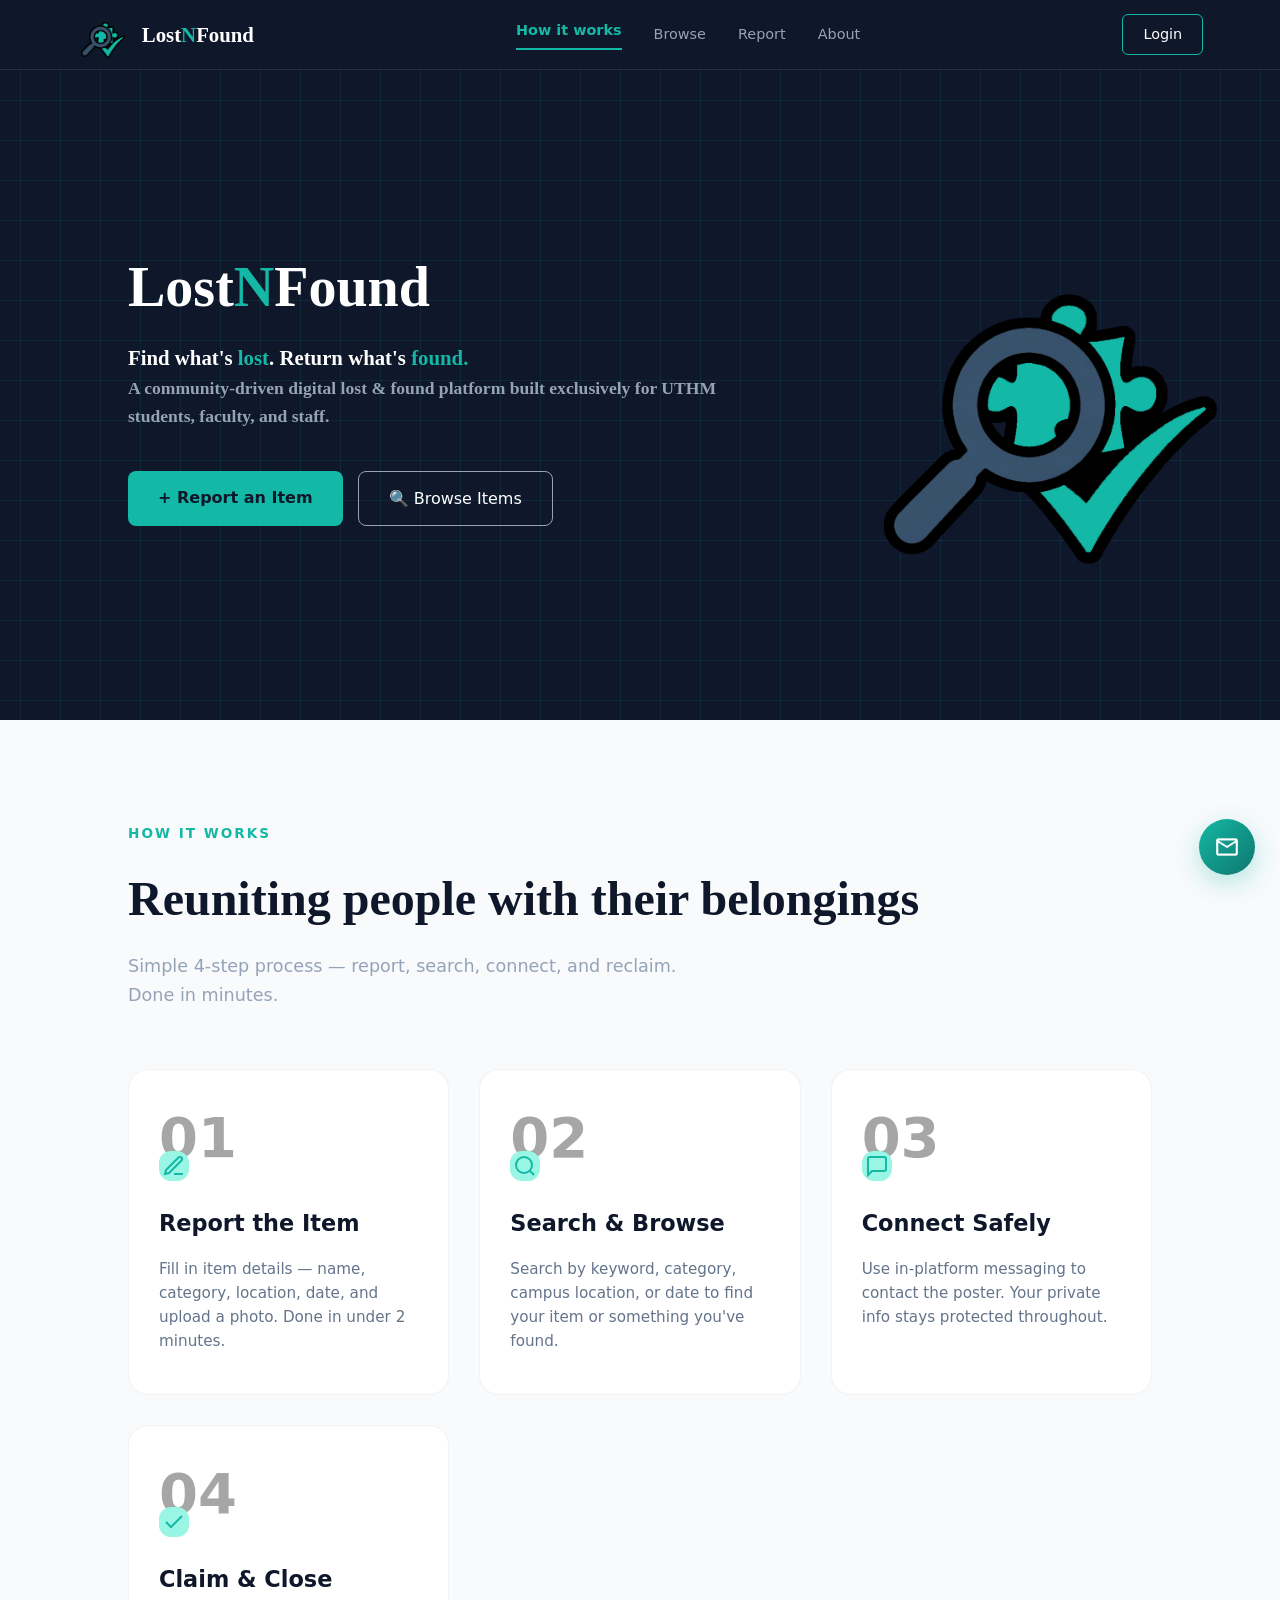
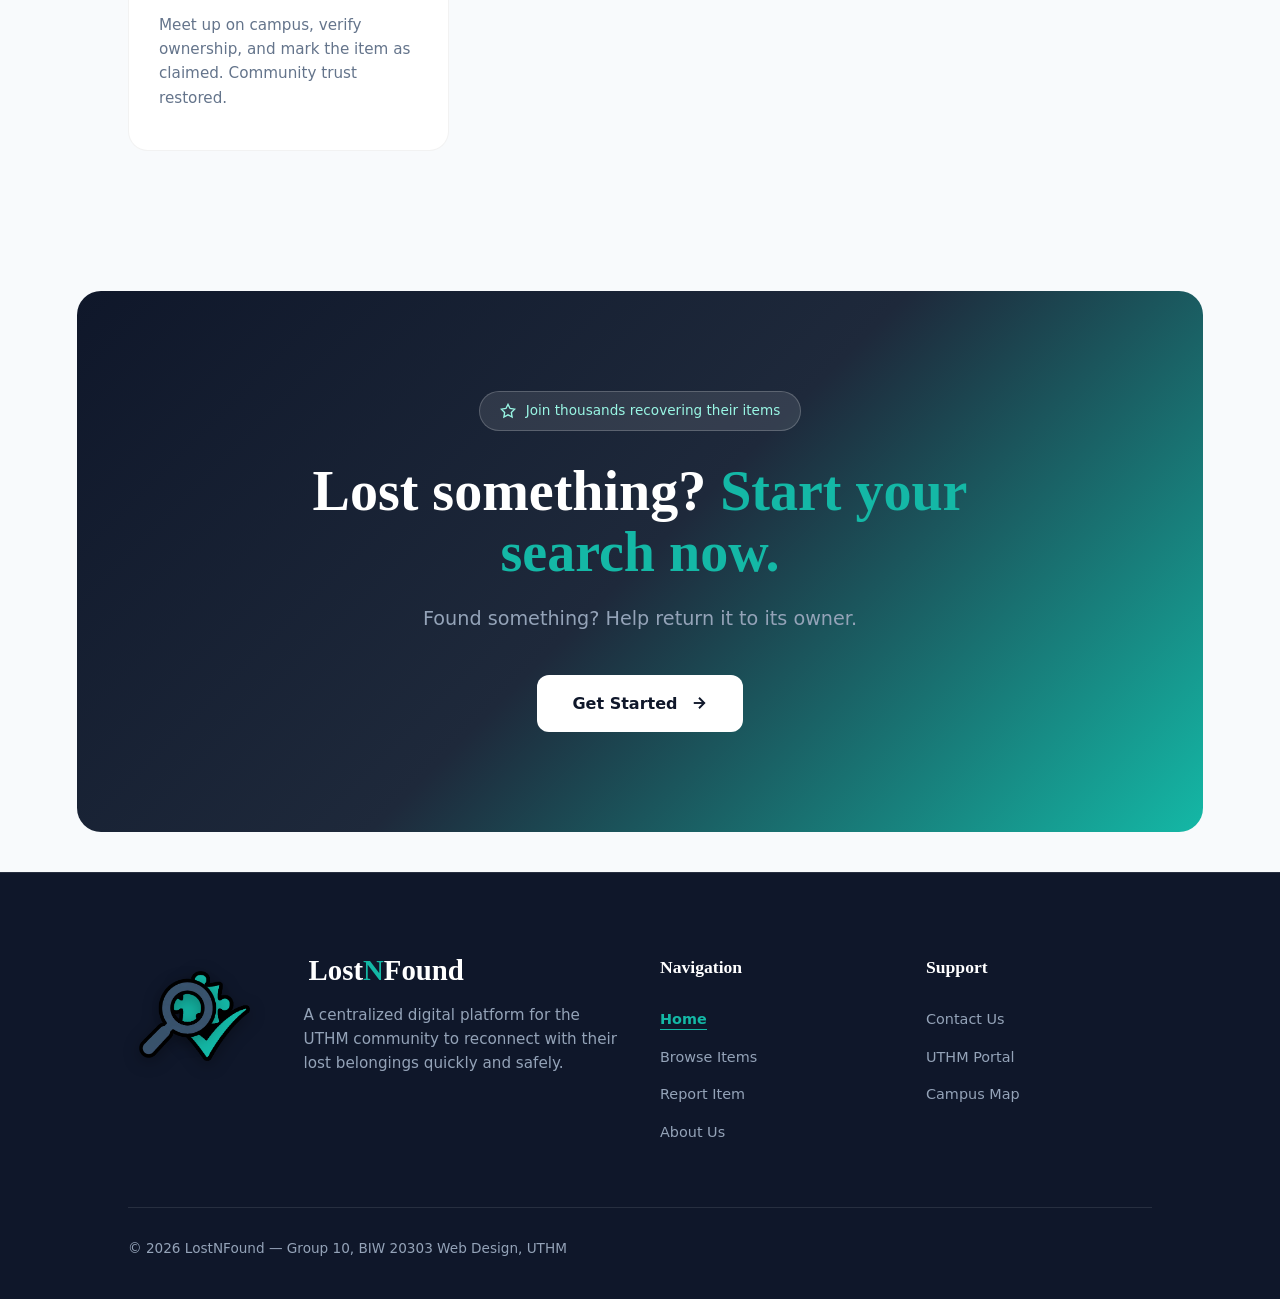
<file: index.html>
<!DOCTYPE html>
<html lang="ms">
<head>
    <meta charset="UTF-8">
    <meta name="viewport" content="width=device-width, initial-scale=1.0">
    <title>LostNFound — Home</title>
    <link rel="stylesheet" href="style.css">
    <link rel="stylesheet" href="NavBarProfile.css">
    <link rel="stylesheet" href="https://fonts.googleapis.com/css2?family=Material+Symbols+Outlined:opsz,wght,FILL,GRAD@20,400,0,0" />
    <style>
    .modal-overlay {
        position: fixed;
        top: 0; left: 0;
        width: 100%; height: 100%;
        background-color: rgba(15, 23, 42, 0.85);
        backdrop-filter: blur(5px);
        display: flex;
        justify-content: center;
        align-items: center;
        z-index: 10000;
        opacity: 0;
        pointer-events: none;
        transition: opacity 0.3s ease;
    }
    .modal-overlay.active { opacity: 1; pointer-events: auto; }
    .popup-card {
        background-color: #1e293b;
        border: 1px solid rgba(255,255,255,0.08);
        border-radius: 14px;
        width: 90%; max-width: 400px;
        padding: 30px; text-align: center;
        box-shadow: 0 25px 50px rgba(0,0,0,0.5);
        transform: scale(0.9);
        transition: transform 0.3s cubic-bezier(0.34, 1.56, 0.64, 1);
    }
    .modal-overlay.active .popup-card { transform: scale(1); }
    .popup-icon-wrap {
        width: 60px; height: 60px; border-radius: 50%;
        display: flex; align-items: center; justify-content: center;
        margin: 0 auto 18px;
    }
    .popup-icon-wrap.confirm {
        background-color: rgba(20, 184, 166, 0.1);
        border: 1px solid #14b8a6; color: #14b8a6;
    }
    .popup-icon-wrap span { font-size: 32px !important; }
    .popup-title { color: #fff; font-size: 1.25rem; font-weight: 600; margin: 0 0 10px; }
    .popup-desc { color: #94a3b8; font-size: 0.92rem; line-height: 1.5; margin: 0 0 24px; }
    .popup-btn-group { display: flex; gap: 12px; justify-content: center; }
    .popup-btn {
        padding: 11px 22px; font-size: 0.9rem; font-weight: 600;
        border-radius: 8px; cursor: pointer; border: none;
        transition: all 0.2s; flex: 1;
    }
    .popup-btn.btn-danger { background-color: #ef4444; color: #fff; }
    .popup-btn.btn-danger:hover { background-color: #dc2626; }
    .popup-btn.btn-secondary {
        background-color: rgba(255,255,255,0.05);
        border: 1px solid rgba(255,255,255,0.1); color: #fff;
    }
    .popup-btn.btn-secondary:hover { background-color: rgba(255,255,255,0.1); }
    </style>
</head>
<body>
    <nav>
        <a href="index.html" class="nav-left">
            <div class="nav-logo-box">
                <div class="icon check-icon"></div>
                <div class="icon search-icon"></div>
            </div>
            <div class="nav-brand">Lost<span>N</span>Found</div>
        </a>
        <div class="nav-links">
            <a href="index.html#how-it-works" class="active">How it works</a>
            <a href="browse.html">Browse</a>
            <a href="report.html">Report</a>
            <a href="about.html">About</a>
        </div>
        
        <div id="nav-auth-section">
            
            <a href="login.html" class="btn-login" id="nav-login-btn">Login</a>

            
            <div class="nav-profile-container" id="nav-profile-box" style="display: none;">
                <div class="nav-profile-trigger" onclick="toggleProfileMenu()">
                    <div class="nav-avatar">
                        <span class="material-symbols-outlined">account_circle</span>
                    </div>
                    <span class="nav-username">Ahmad Albab</span>
                    <span class="material-symbols-outlined arrow-icon">keyboard_arrow_down</span>
                </div>
                
                <div class="nav-profile-dropdown" id="profileDropdown">
                    <a href="admin.html">
                        <span class="material-symbols-outlined">dashboard</span> Admin
                    </a>
                    <a href="settings.html">
                        <span class="material-symbols-outlined">settings</span> Settings
                    </a>
                    <hr>
                    <a href="#" onclick="logoutUser(event)" class="logout-link">
                        <span class="material-symbols-outlined">logout</span> Log Out
                    </a>
                </div>
            </div>
        </div>
    </nav>

    <div id="premium-popup-overlay" class="modal-overlay">
        <div class="popup-card">
            <div class="popup-icon-wrap confirm">
                <span class="material-symbols-outlined">logout</span>
            </div>
            <h3 class="popup-title">Log Out Account</h3>
            <p class="popup-desc">Are you sure you want to sign out of the LostNFound system?</p>
            <div class="popup-btn-group">
                <button class="popup-btn btn-secondary" onclick="closeLogoutPopup()">Cancel</button>
                <button class="popup-btn btn-danger" onclick="confirmLogout()">Yes, Log Out</button>
            </div>
        </div>
    </div>

    <header class="hero">
        <div class="hero-content">
            <h1 class="nav-brand">Lost<span>N</span>Found</h1>
            <h2 class="nav-brand">Find what's <span>lost</span>.
                Return what's <span>found.</span></h2>
            <p class="nav-brand">A community-driven digital lost & found platform built exclusively for UTHM students, faculty, and staff.</p>
            
            <div class="hero-btns">
                <a href="report.html" class="btn-primary">+ Report an Item</a>
                <a href="browse.html" class="btn-secondary">🔍 Browse Items</a>
            </div>
        </div>

        <div class="hero-logo-box">
            <div class="icon check-icon"></div>
            <div class="icon search-icon"></div>
        </div>
    </header>

    <main class="how-it-works-section" id="how-it-works">
    <div class="section-header">
        <span class="sub-title">HOW IT WORKS</span>
        <h2>Reuniting people with their belongings</h2>
        <p>Simple 4-step process — report, search, connect, and reclaim. Done in minutes.</p>
    </div>

    <div class="steps-grid">
        <div class="step-card">
            <div class="step-number">01</div>
            <div class="step-icon pen-icon">
                <svg viewBox="0 0 24 24" fill="none" stroke="currentColor" stroke-width="2"><path d="M12 20h9M16.5 3.5a2.121 2.121 0 0 1 3 3L7 19l-4 1 1-4L16.5 3.5z"/></svg>
            </div>
            <h3>Report the Item</h3>
            <p>Fill in item details — name, category, location, date, and upload a photo. Done in under 2 minutes.</p>
        </div>

        <div class="step-card">
            <div class="step-number">02</div>
            <div class="step-icon search-card-icon">
                <svg viewBox="0 0 24 24" fill="none" stroke="currentColor" stroke-width="2"><circle cx="11" cy="11" r="8"></circle><line x1="21" y1="21" x2="16.65" y2="16.65"></line></svg>
            </div>
            <h3>Search & Browse</h3>
            <p>Search by keyword, category, campus location, or date to find your item or something you've found.</p>
        </div>

        <div class="step-card">
            <div class="step-number">03</div>
            <div class="step-icon chat-icon">
                <svg viewBox="0 0 24 24" fill="none" stroke="currentColor" stroke-width="2"><path d="M21 15a2 2 0 0 1-2 2H7l-4 4V5a2 2 0 0 1 2-2h14a2 2 0 0 1 2 2z"></path></svg>
            </div>
            <h3>Connect Safely</h3>
            <p>Use in-platform messaging to contact the poster. Your private info stays protected throughout.</p>
        </div>

        <div class="step-card">
            <div class="step-number">04</div>
            <div class="step-icon check-card-icon">
                <svg viewBox="0 0 24 24" fill="none" stroke="currentColor" stroke-width="2"><polyline points="20 6 9 17 4 12"></polyline></svg>
            </div>
            <h3>Claim & Close</h3>
            <p>Meet up on campus, verify ownership, and mark the item as claimed. Community trust restored.</p>
        </div>
    </div>
    </main>

    <section class="cta-banner">
    <div class="cta-content">
        <div class="cta-badge">
            <svg viewBox="0 0 24 24" fill="none" stroke="currentColor" stroke-width="2" width="16" height="16"><path d="M12 2l3.09 6.26L22 9.27l-5 4.87 1.18 6.88L12 17.77l-6.18 3.25L7 14.14 2 9.27l6.91-1.01L12 2z"/></svg>
            Join thousands recovering their items
        </div>
        
        <h2>Lost something? <span>Start your search now.</span></h2>
        <p>Found something? Help return it to its owner.</p>
        
        <a href="browse.html" class="btn-get-started">
            Get Started 
            <svg viewBox="0 0 24 24" fill="none" stroke="currentColor" stroke-width="2.5" width="18" height="18"><line x1="5" y1="12" x2="19" y2="12"></line><polyline points="12 5 19 12 12 19"></polyline></svg>
        </a>
    </div>
    </section>

    <div class="floating-chat-container">
        
        <div class="chat-popup" id="chatPopup">
            
            <div class="chat-main-view" id="chatMainView">
                <div class="chat-header">
                    <h3>Messages</h3>
                    <span class="material-symbols-outlined close-chat" onclick="toggleChatWidget()">close</span>
                </div>
                <div class="chat-body" id="chatBody">
                    <div class="no-message" id="noMessagePlaceholder">
                        <span class="material-symbols-outlined">forum</span>
                        <p>No recent messages</p>
                    </div>
                    <div class="chat-list" id="chatList" style="display: none;"></div>
                </div>
            </div>

            <div class="chat-conversation-view" id="chatConversationView">
                <div class="chat-header-custom">
                    <span class="material-symbols-outlined back-to-list" onclick="closeConversationScreen()">arrow_back</span>
                    <div class="chat-header-info">
                        <h4 id="chatActiveUser">Username</h4>
                    </div>
                </div>

                <div class="chat-messages-container" id="chatConversationBody"></div>

                <div class="chat-footer-custom">
                    <input type="text" id="chatInputField" class="chat-input-field" placeholder="Type a message..." onkeypress="handleChatKeyPress(event)">
                    <button class="btn-send-chat" onclick="sendNewChatMessage()">
                        <span class="material-symbols-outlined" style="font-size: 18px;">send</span>
                    </button>
                </div>
            </div>

        </div>

        <button class="chat-trigger-btn" onclick="toggleChatWidget()">
            <span class="material-symbols-outlined" id="chatIcon">mail</span>
            <span class="chat-badge" id="chatBadge" style="display: none;"></span>
        </button>
    </div>

    <footer>
    <div class="footer-container">
        <div class="footer-logo-box">
            <div class="logo-container">
                <div class="icon check-icon"></div>
                <div class="icon search-icon"></div>
            </div>
        </div>

        <div class="footer-brand-info">
            <a href="index.html" class="footer-brand">Lost<span>N</span>Found</a>
            <p>A centralized digital platform for the UTHM community to reconnect with their lost belongings quickly and safely.</p>
        </div>

        <div class="footer-links-col">
            <h4>Navigation</h4>
            <ul>
                <li><a href="index.html" class="active">Home</a></li>
                <li><a href="browse.html">Browse Items</a></li>
                <li><a href="report.html">Report Item</a></li>
                <li><a href="about.html">About Us</a></li>
            </ul>
        </div>

        <div class="footer-links-col">
            <h4>Support</h4>
            <ul>
                <li><a href="#team">Contact Us</a></li>
                <li><a href="https://portal.uthm.edu.my" target="_blank">UTHM Portal</a></li>
                <li><a href="https://amo.uthm.edu.my/informasi/ruang-kuliah-gunasama?view=article&id=39:pelan-lokasi-ruang-kuliah-gunasama&catid=2" target="_blank">Campus Map</a></li>
            </ul>
        </div>
    </div>

    <div class="footer-bottom">
        <p>© 2026  LostNFound — Group 10, BIW 20303 Web Design, UTHM</p>
    </div>
    </footer>

    <script src="function.js"></script>
    <script>
        document.addEventListener("DOMContentLoaded", () => {
            checkLoginStatus();
        });

        function checkLoginStatus() {
            const isLoggedIn = localStorage.getItem("isLoggedIn");
            const loginBtn = document.getElementById("nav-login-btn");
            const profileBox = document.getElementById("nav-profile-box");

            if (isLoggedIn === "true") {
                // Jika user dah login, sorok butang login & tunjuk kotak profil
                if (loginBtn) loginBtn.style.display = "none";
                if (profileBox) profileBox.style.display = "block";
                
                // (Opsional) Tukar nama user secara dinamik jika disimpan dalam lakuran storage
                const storedName = localStorage.getItem("userName");
                if (storedName) {
                    document.querySelector(".nav-username").textContent = storedName;
                }
            } else {
                // Jika belum login, pastikan butang login sahaja kelihatan
                if (loginBtn) loginBtn.style.display = "block";
                if (profileBox) profileBox.style.display = "none";
            }
        }

        // Fungsi untuk buka/tutup menu dropdown profil
        function toggleProfileMenu() {
            const dropdown = document.getElementById("profileDropdown");
            dropdown.classList.toggle("show");
            
            // Pusingkan ikon anak panah sikit masa dropdown aktif
            const arrow = document.querySelector(".arrow-icon");
            if(dropdown.classList.contains("show")) {
                arrow.style.transform = "rotate(180deg)";
            } else {
                arrow.style.transform = "rotate(0deg)";
            }
        }

        // Tutup dropdown jika user klik di luar kawasan profil
        window.addEventListener("click", (e) => {
            if (!document.getElementById("nav-profile-box").contains(e.target)) {
                const dropdown = document.getElementById("profileDropdown");
                if (dropdown.classList.contains("show")) {
                    dropdown.classList.remove("show");
                    document.querySelector(".arrow-icon").style.transform = "rotate(0deg)";
                }
            }
        });

        // Fungsi Log Keluar (Logout)
        function logoutUser(event) {
            event.preventDefault();
            document.getElementById('premium-popup-overlay').classList.add('active');
        }

        function closeLogoutPopup() {
            document.getElementById('premium-popup-overlay').classList.remove('active');
        }

        function confirmLogout() {
            localStorage.removeItem('isLoggedIn');
            sessionStorage.removeItem('isAdminAuthenticated');
            localStorage.removeItem('userName');
            localStorage.removeItem("currentUserEmail");
            window.location.href = 'index.html';
        }
    </script>
</body>
</html>
</file>
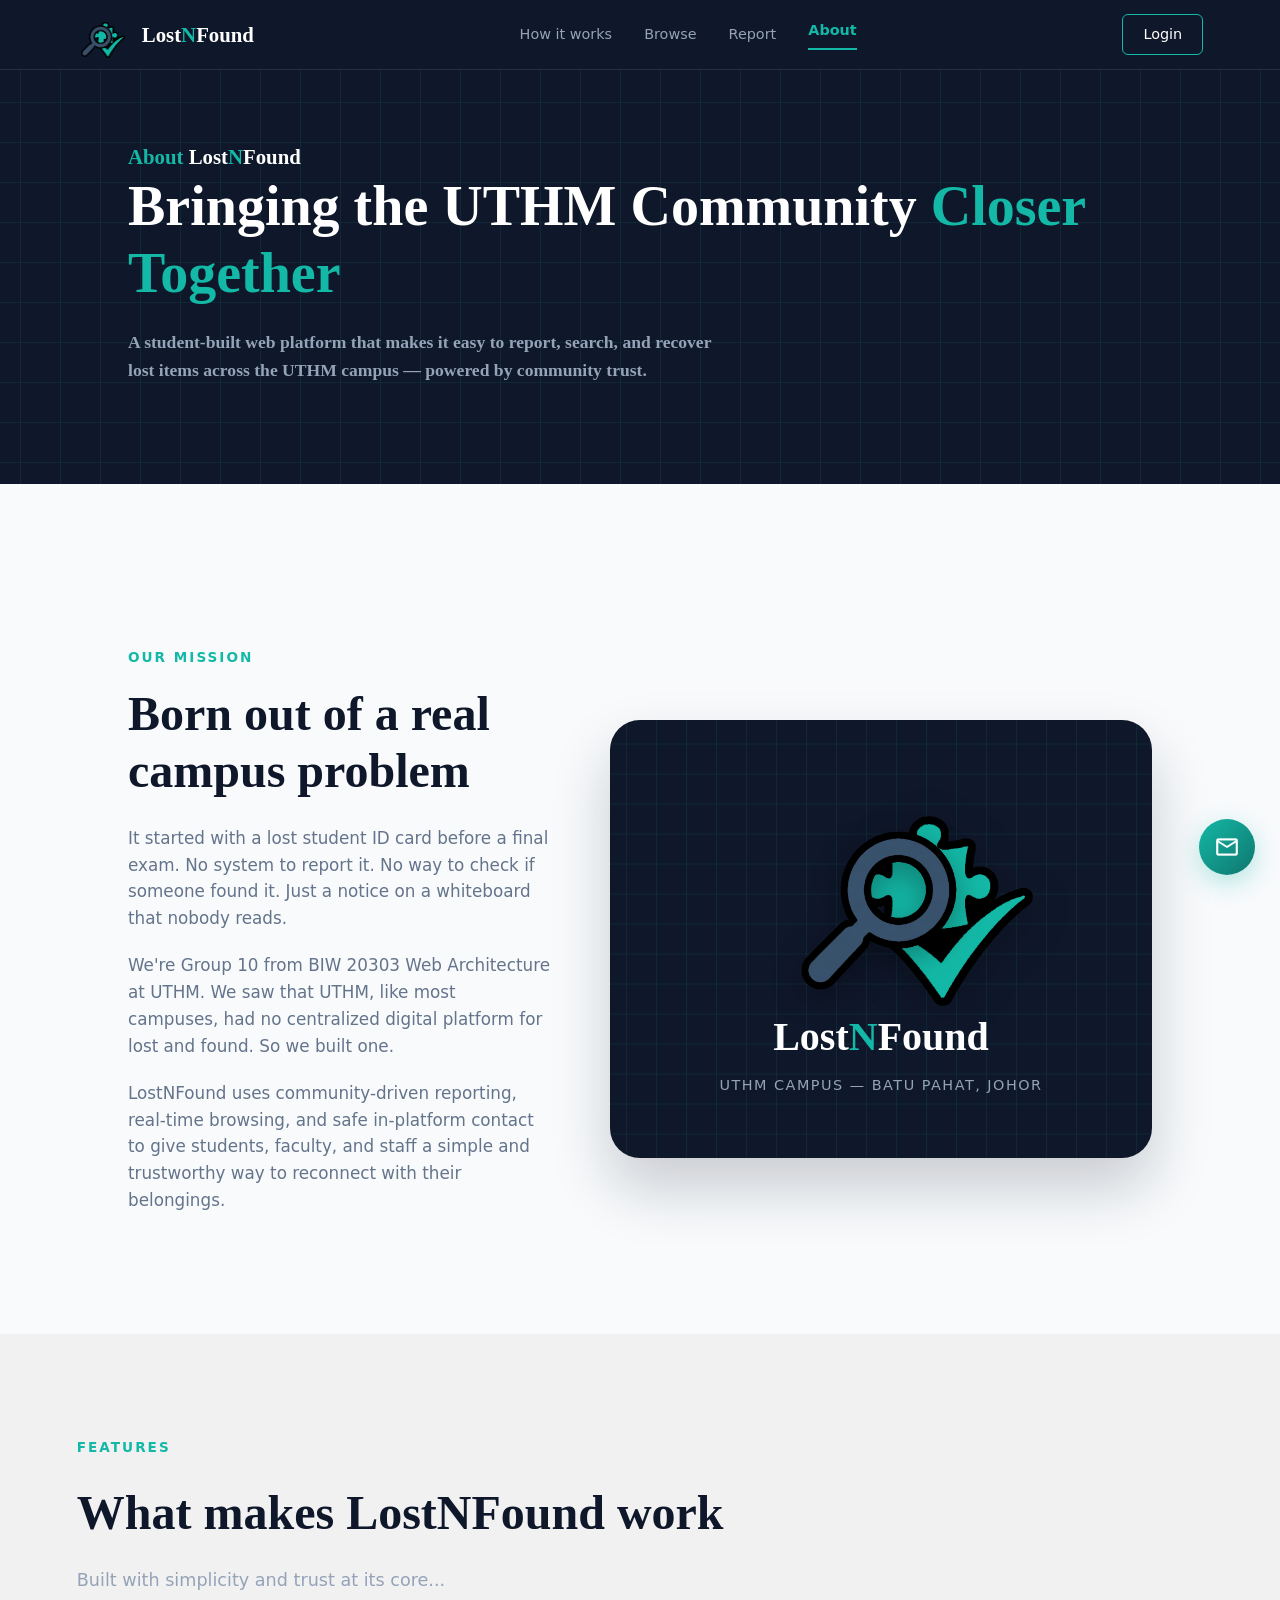
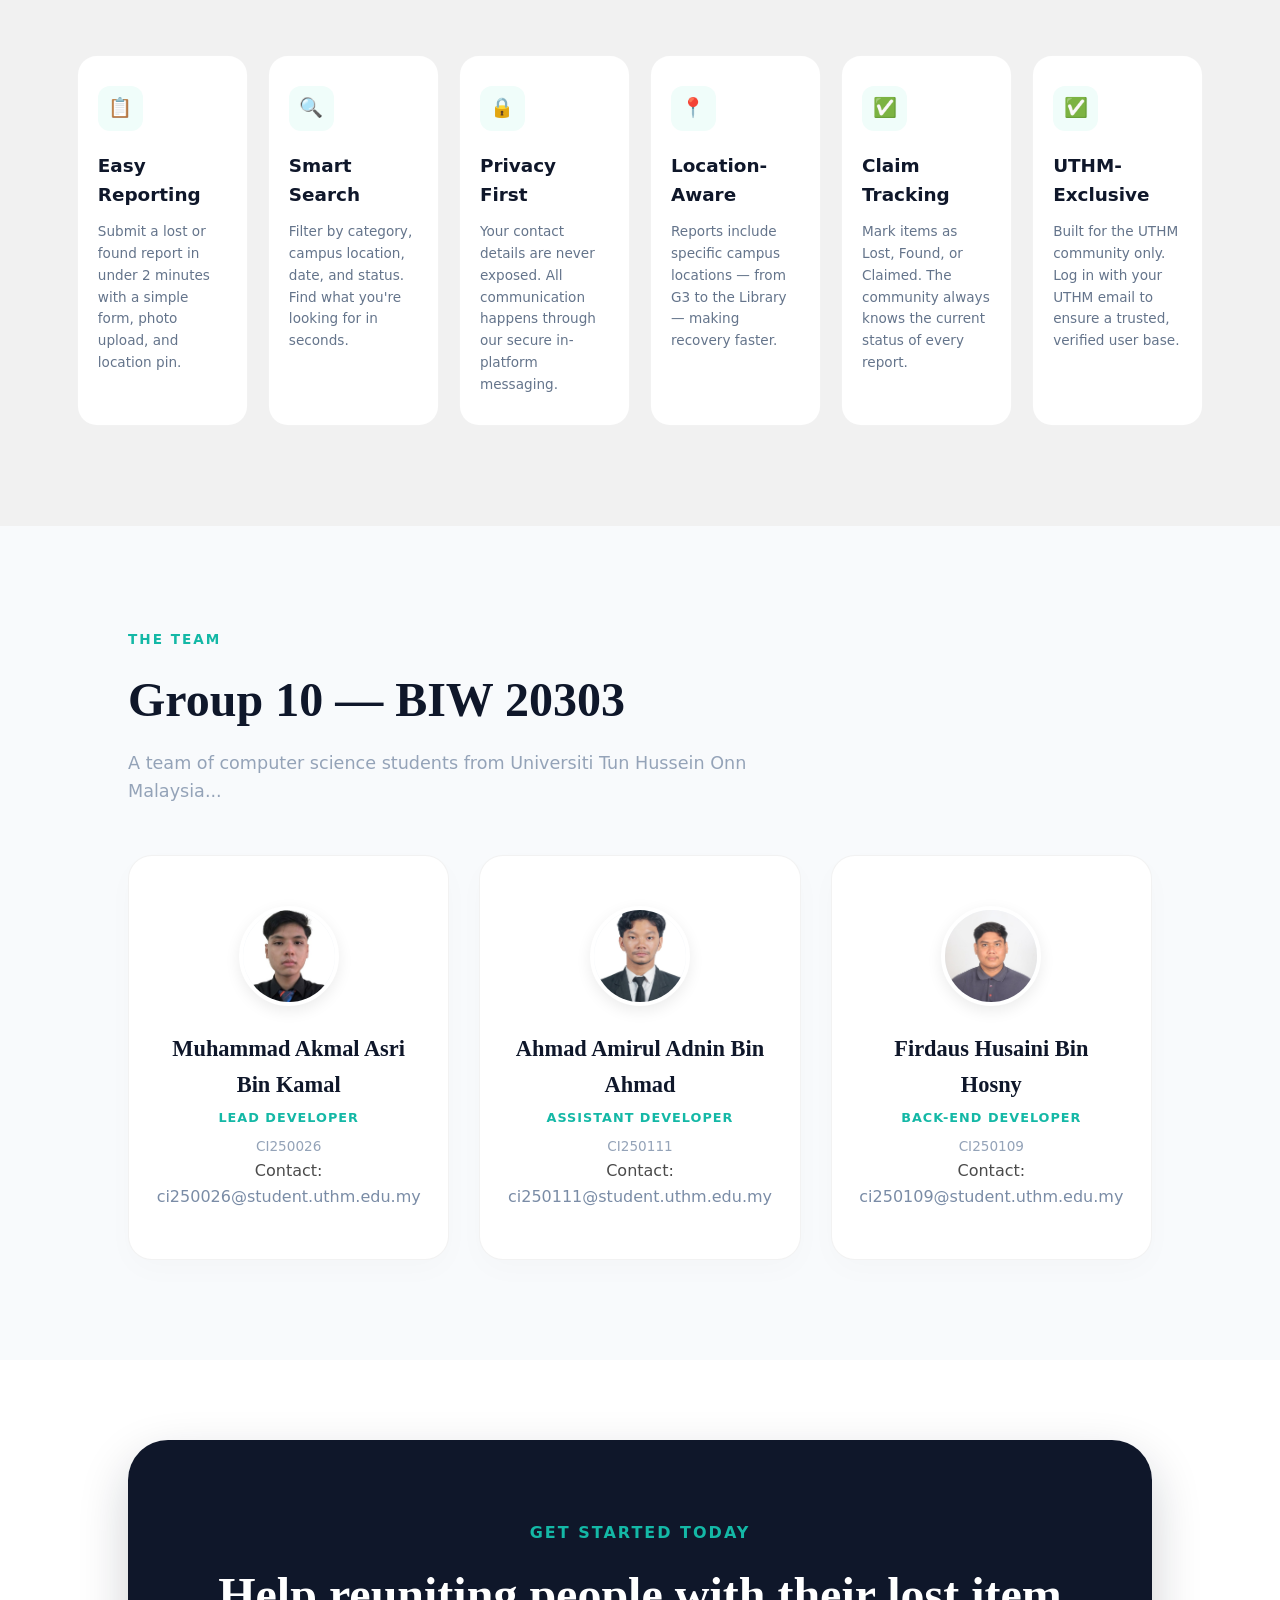
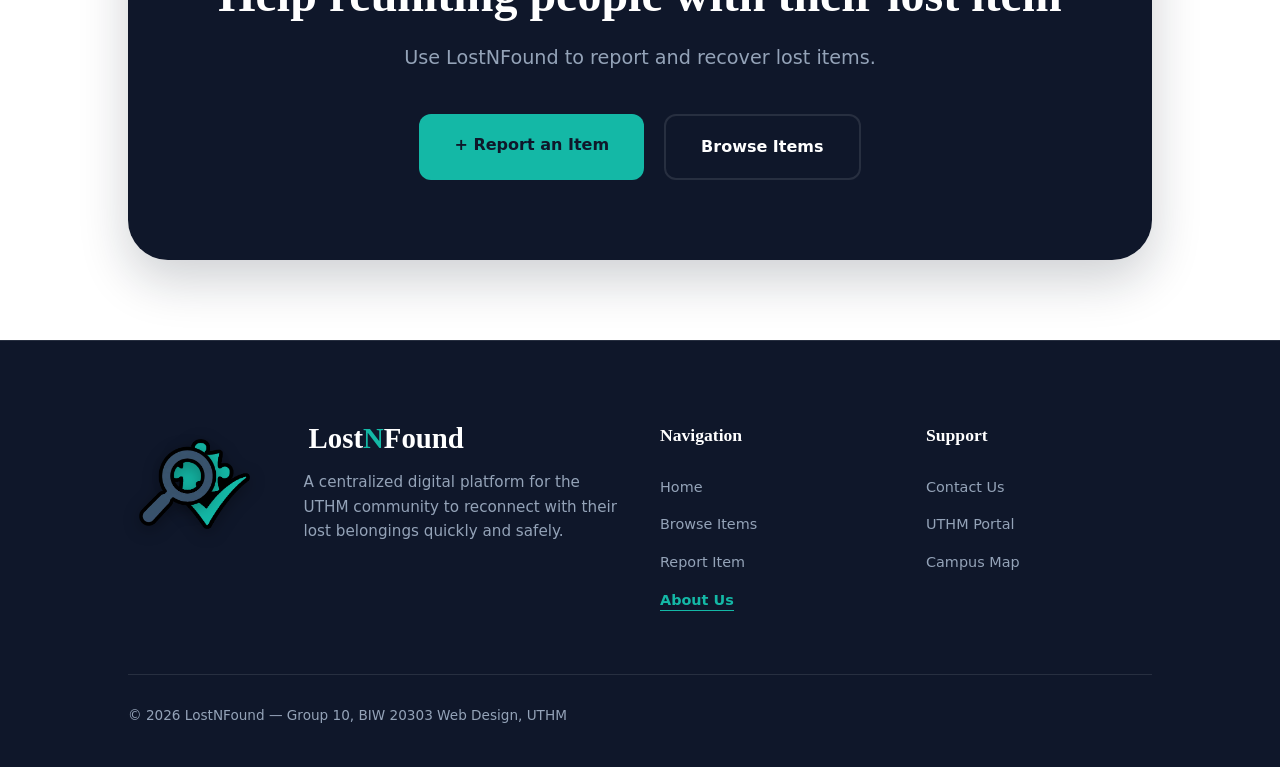
<file: about.html>
<!DOCTYPE html>
<html lang="ms">
<head>
    <meta charset="UTF-8">
    <meta name="viewport" content="width=device-width, initial-scale=1.0">
    <title>LostNFound — About Us</title>
    <link rel="stylesheet" href="style.css">
    <link rel="stylesheet" href="NavBarProfile.css">
    <link rel="stylesheet" href="https://fonts.googleapis.com/css2?family=Material+Symbols+Outlined:opsz,wght,FILL,GRAD@20,400,0,0" />
    <style>
    .modal-overlay {
        position: fixed;
        top: 0; left: 0;
        width: 100%; height: 100%;
        background-color: rgba(15, 23, 42, 0.85);
        backdrop-filter: blur(5px);
        display: flex;
        justify-content: center;
        align-items: center;
        z-index: 10000;
        opacity: 0;
        pointer-events: none;
        transition: opacity 0.3s ease;
    }
    .modal-overlay.active { opacity: 1; pointer-events: auto; }
    .popup-card {
        background-color: #1e293b;
        border: 1px solid rgba(255,255,255,0.08);
        border-radius: 14px;
        width: 90%; max-width: 400px;
        padding: 30px; text-align: center;
        box-shadow: 0 25px 50px rgba(0,0,0,0.5);
        transform: scale(0.9);
        transition: transform 0.3s cubic-bezier(0.34, 1.56, 0.64, 1);
    }
    .modal-overlay.active .popup-card { transform: scale(1); }
    .popup-icon-wrap {
        width: 60px; height: 60px; border-radius: 50%;
        display: flex; align-items: center; justify-content: center;
        margin: 0 auto 18px;
    }
    .popup-icon-wrap.confirm {
        background-color: rgba(20, 184, 166, 0.1);
        border: 1px solid #14b8a6; color: #14b8a6;
    }
    .popup-icon-wrap span { font-size: 32px !important; }
    .popup-title { color: #fff; font-size: 1.25rem; font-weight: 600; margin: 0 0 10px; }
    .popup-desc { color: #94a3b8; font-size: 0.92rem; line-height: 1.5; margin: 0 0 24px; }
    .popup-btn-group { display: flex; gap: 12px; justify-content: center; }
    .popup-btn {
        padding: 11px 22px; font-size: 0.9rem; font-weight: 600;
        border-radius: 8px; cursor: pointer; border: none;
        transition: all 0.2s; flex: 1;
    }
    .popup-btn.btn-danger { background-color: #ef4444; color: #fff; }
    .popup-btn.btn-danger:hover { background-color: #dc2626; }
    .popup-btn.btn-secondary {
        background-color: rgba(255,255,255,0.05);
        border: 1px solid rgba(255,255,255,0.1); color: #fff;
    }
    .popup-btn.btn-secondary:hover { background-color: rgba(255,255,255,0.1); }
    </style>
</head>
<body>
        <nav>
        <a href="index.html" class="nav-left">
            <div class="nav-logo-box">
                <div class="icon check-icon"></div>
                <div class="icon search-icon"></div>
            </div>
            <div class="nav-brand">Lost<span>N</span>Found</div>
        </a>
        <div class="nav-links">
            <a href="index.html#how-it-works">How it works</a>
            <a href="browse.html">Browse</a>
            <a href="report.html">Report</a>
            <a href="about.html" class="active">About</a>
        </div>
        
        <div id="nav-auth-section">
           
            <a href="login.html" class="btn-login" id="nav-login-btn">Login</a>

            <div class="nav-profile-container" id="nav-profile-box" style="display: none;">
                <div class="nav-profile-trigger" onclick="toggleProfileMenu()">
                    <div class="nav-avatar">
                        <span class="material-symbols-outlined">account_circle</span>
                    </div>
                    <span class="nav-username">Ahmad Albab</span>
                    <span class="material-symbols-outlined arrow-icon">keyboard_arrow_down</span>
                </div>
                
                <div class="nav-profile-dropdown" id="profileDropdown">
                    <a href="admin.html">
                        <span class="material-symbols-outlined">dashboard</span> Admin
                    </a>
                    <a href="settings.html">
                        <span class="material-symbols-outlined">settings</span> Settings
                    </a>
                    <hr>
                    <a href="#" onclick="logoutUser(event)" class="logout-link">
                        <span class="material-symbols-outlined">logout</span> Log Out
                    </a>
                </div>
            </div>
        </div>
    </nav>

    <div id="premium-popup-overlay" class="modal-overlay">
        <div class="popup-card">
            <div class="popup-icon-wrap confirm">
                <span class="material-symbols-outlined">logout</span>
            </div>
            <h3 class="popup-title">Log Out Account</h3>
            <p class="popup-desc">Are you sure you want to sign out of the LostNFound system?</p>
            <div class="popup-btn-group">
                <button class="popup-btn btn-secondary" onclick="closeLogoutPopup()">Cancel</button>
                <button class="popup-btn btn-danger" onclick="confirmLogout()">Yes, Log Out</button>
            </div>
        </div>
    </div>

    <header class="hero" style="min-height: auto; padding: 140px 10% 60px;">
        <div class="hero-content">
            <div class="nav-brand"><span>About</span> Lost<span>N</span>Found</div>
            <h1 class="nav-brand">Bringing the UTHM Community <span>Closer Together</span></h1>
            <p class="nav-brand">A student-built web platform that makes it easy to report, search, and recover lost items across the UTHM campus — powered by community trust.</p>
        </div>
    </header>

    <section class="mission-section">
        <div class="mission-content">
            <span class="sub-title">Our Mission</span>
            <h1>Born out of a real campus problem</h1>
            <p>It started with a lost student ID card before a final exam. No system to report it. No way to check if someone found it. Just a notice on a whiteboard that nobody reads.</p>
            <p>We're Group 10 from BIW 20303 Web Architecture at UTHM. We saw that UTHM, like most campuses, had no centralized digital platform for lost and found. So we built one.</p>
            <p>LostNFound uses community-driven reporting, real-time browsing, and safe in-platform contact to give students, faculty, and staff a simple and trustworthy way to reconnect with their belongings.</p>
        </div>

    <div class="mission-image-card">
        <div class="about-logo-wrapper">
            <div class="about-icon-box">
                <div class="about-icon check-bg"></div>
                <div class="about-icon search-overlay"></div>
            </div>
            <div class="about-logo-text">
                <h3>Lost<span>N</span>Found</h3>
                <p>UTHM Campus — Batu Pahat, Johor</p>
            </div>
        </div>
    </div>
    </section>

    <section class="features-section">
    <div class="features-header">
        <span class="sub-title">Features</span>
        <h2>What makes LostNFound work</h2>
        <p>Built with simplicity and trust at its core...</p>
    </div>

    <div class="features-grid">
        <div class="feature-card">
            <div class="feature-icon">📋</div>
            <h3>Easy Reporting</h3>
            <p>Submit a lost or found report in under 2 minutes with a simple form, photo upload, and location pin.</p>
        </div>
        
        <div class="feature-card">
            <div class="feature-icon">🔍</div>
            <h3>Smart Search</h3>
            <p>Filter by category, campus location, date, and status. Find what you're looking for in seconds.</p>
        </div>

        <div class="feature-card">
            <div class="feature-icon">🔒</div>
            <h3>Privacy First</h3>
            <p>Your contact details are never exposed. All communication happens through our secure in-platform messaging.</p>
        </div>

        <div class="feature-card">
            <div class="feature-icon">📍</div>
            <h3>Location-Aware</h3>
            <p>Reports include specific campus locations — from G3 to the Library — making recovery faster.</p>
        </div>

        <div class="feature-card">
            <div class="feature-icon">✅</div>
            <h3>Claim Tracking</h3>
            <p>Mark items as Lost, Found, or Claimed. The community always knows the current status of every report.</p>
        </div>

        <div class="feature-card">
            <div class="feature-icon">✅</div>
            <h3>UTHM-Exclusive</h3>
            <p>Built for the UTHM community only. Log in with your UTHM email to ensure a trusted, verified user base.</p>
        </div>

        </div>
    </section>

    <section class="team-section" id="team">
    <div class="team-header">
        <span class="sub-title">The Team</span>
        <h2>Group 10 — BIW 20303</h2>
        <p>A team of computer science students from Universiti Tun Hussein Onn Malaysia...</p>
    </div>

    <div class="team-grid">
        <div class="team-card">
            <div class="member-image-wrapper">
                <img src="akmal.jpg" alt="Muhammad Akmal Asri">
            </div>
            <h3>Muhammad Akmal Asri Bin Kamal</h3>
            <span class="member-role">Lead Developer</span>
            <span class="member-id">CI250026</span>
            <p style="color:#4b4b4b">Contact: <span style="color:#7a8ca6">ci250026@student.uthm.edu.my</span></p>
        </div>

        <div class="team-card">
            <div class="member-image-wrapper">
                <img src="amirul.jpg" alt="Ahmad Amirul Adnin">
            </div>
            <h3>Ahmad Amirul Adnin Bin Ahmad</h3>
            <span class="member-role">Assistant Developer</span>
            <span class="member-id">CI250111</span>
            <p style="color:#4b4b4b">Contact: <span style="color:#7a8ca6">ci250111@student.uthm.edu.my</span></p>
        </div>

        <div class="team-card">
            <div class="member-image-wrapper">
                <img src="firdaus.jpeg" alt="Firdaus Husaini">
            </div>
            <h3>Firdaus Husaini Bin Hosny</h3>
            <span class="member-role">Back-end Developer</span>
            <span class="member-id">CI250109</span>
            <p style="color:#4b4b4b">Contact: <span style="color:#7a8ca6">ci250109@student.uthm.edu.my</span></p>
        </div>

        </div>
    </section>

    <section class="cta-banner-container">
    <div class="cta-banner-card">
        <span class="sub-title">Get Started Today</span>
        <h2>Help reuniting people with their lost item</h2>
        <p>Use LostNFound to report and recover lost items.</p>
        
        <div class="cta-buttons">
            <a href="report.html" class="cta-btn primary">+ Report an Item</a>
            <a href="browse.html" class="cta-btn secondary">Browse Items</a>
        </div>
    </div>
    </section>

    <div class="floating-chat-container">
        
        <div class="chat-popup" id="chatPopup">
            
            <div class="chat-main-view" id="chatMainView">
                <div class="chat-header">
                    <h3>Messages</h3>
                    <span class="material-symbols-outlined close-chat" onclick="toggleChatWidget()">close</span>
                </div>
                <div class="chat-body" id="chatBody">
                    <div class="no-message" id="noMessagePlaceholder">
                        <span class="material-symbols-outlined">forum</span>
                        <p>No recent messages</p>
                    </div>
                    <div class="chat-list" id="chatList" style="display: none;"></div>
                </div>
            </div>

            <div class="chat-conversation-view" id="chatConversationView">
                <div class="chat-header-custom">
                    <span class="material-symbols-outlined back-to-list" onclick="closeConversationScreen()">arrow_back</span>
                    <div class="chat-header-info">
                        <h4 id="chatActiveUser">Username</h4>
                    </div>
                </div>

                <div class="chat-messages-container" id="chatConversationBody"></div>

                <div class="chat-footer-custom">
                    <input type="text" id="chatInputField" class="chat-input-field" placeholder="Type a message..." onkeypress="handleChatKeyPress(event)">
                    <button class="btn-send-chat" onclick="sendNewChatMessage()">
                        <span class="material-symbols-outlined" style="font-size: 18px;">send</span>
                    </button>
                </div>
            </div>

        </div>

        <button class="chat-trigger-btn" onclick="toggleChatWidget()">
            <span class="material-symbols-outlined" id="chatIcon">mail</span>
            <span class="chat-badge" id="chatBadge" style="display: none;"></span>
        </button>
    </div>

<footer>
    <div class="footer-container">
        <div class="footer-logo-box">
            <div class="logo-container">
                <div class="icon check-icon"></div>
                <div class="icon search-icon"></div>
            </div>
        </div>

        <div class="footer-brand-info">
            <a href="index.html" class="footer-brand">Lost<span>N</span>Found</a>
            <p>A centralized digital platform for the UTHM community to reconnect with their lost belongings quickly and safely.</p>
        </div>

        <div class="footer-links-col">
            <h4>Navigation</h4>
            <ul>
                <li><a href="index.html">Home</a></li>
                <li><a href="browse.html">Browse Items</a></li>
                <li><a href="report.html">Report Item</a></li>
                <li><a href="about.html" class="active">About Us</a></li>
            </ul>
        </div>

        <div class="footer-links-col">
            <h4>Support</h4>
            <ul>
                <li><a href="#team">Contact Us</a></li>
                <li><a href="https://www.uthm.edu.my/en/" target="_blank">UTHM Portal</a></li>
                <li><a href="https://amo.uthm.edu.my/informasi/ruang-kuliah-gunasama?view=article&id=39:pelan-lokasi-ruang-kuliah-gunasama&catid=2" target="_blank">Campus Map</a></li>
            </ul>
        </div>
    </div>

    <div class="footer-bottom">
        <p>© 2026  LostNFound — Group 10, BIW 20303 Web Design, UTHM</p>
    </div>
</footer>

<script src="function.js"></script>
<script>
        document.addEventListener("DOMContentLoaded", () => {
            checkLoginStatus();
        });

        function checkLoginStatus() {
            const isLoggedIn = localStorage.getItem("isLoggedIn");
            const loginBtn = document.getElementById("nav-login-btn");
            const profileBox = document.getElementById("nav-profile-box");

            if (isLoggedIn === "true") {
                // Jika user dah login, sorok butang login & tunjuk kotak profil
                if (loginBtn) loginBtn.style.display = "none";
                if (profileBox) profileBox.style.display = "block";
                
                // (Opsional) Tukar nama user secara dinamik jika disimpan dalam lakuran storage
                const storedName = localStorage.getItem("userName");
                if (storedName) {
                    document.querySelector(".nav-username").textContent = storedName;
                }
            } else {
                // Jika belum login, pastikan butang login sahaja kelihatan
                if (loginBtn) loginBtn.style.display = "block";
                if (profileBox) profileBox.style.display = "none";
            }
        }

        // Fungsi untuk buka/tutup menu dropdown profil
        function toggleProfileMenu() {
            const dropdown = document.getElementById("profileDropdown");
            dropdown.classList.toggle("show");
            
            // Pusingkan ikon anak panah sikit masa dropdown aktif
            const arrow = document.querySelector(".arrow-icon");
            if(dropdown.classList.contains("show")) {
                arrow.style.transform = "rotate(180deg)";
            } else {
                arrow.style.transform = "rotate(0deg)";
            }
        }

        // Tutup dropdown jika user klik di luar kawasan profil
        window.addEventListener("click", (e) => {
            if (!document.getElementById("nav-profile-box").contains(e.target)) {
                const dropdown = document.getElementById("profileDropdown");
                if (dropdown.classList.contains("show")) {
                    dropdown.classList.remove("show");
                    document.querySelector(".arrow-icon").style.transform = "rotate(0deg)";
                }
            }
        });

        // Fungsi Log Keluar (Logout)
        function logoutUser(event) {
            event.preventDefault();
            document.getElementById('premium-popup-overlay').classList.add('active');
        }

        function closeLogoutPopup() {
            document.getElementById('premium-popup-overlay').classList.remove('active');
        }

        function confirmLogout() {
            localStorage.removeItem('isLoggedIn');
            sessionStorage.removeItem('isAdminAuthenticated');
            localStorage.removeItem('userName');
            localStorage.removeItem("currentUserEmail");
            window.location.href = 'index.html';
        }
    </script>
</body>
</html>
</file>
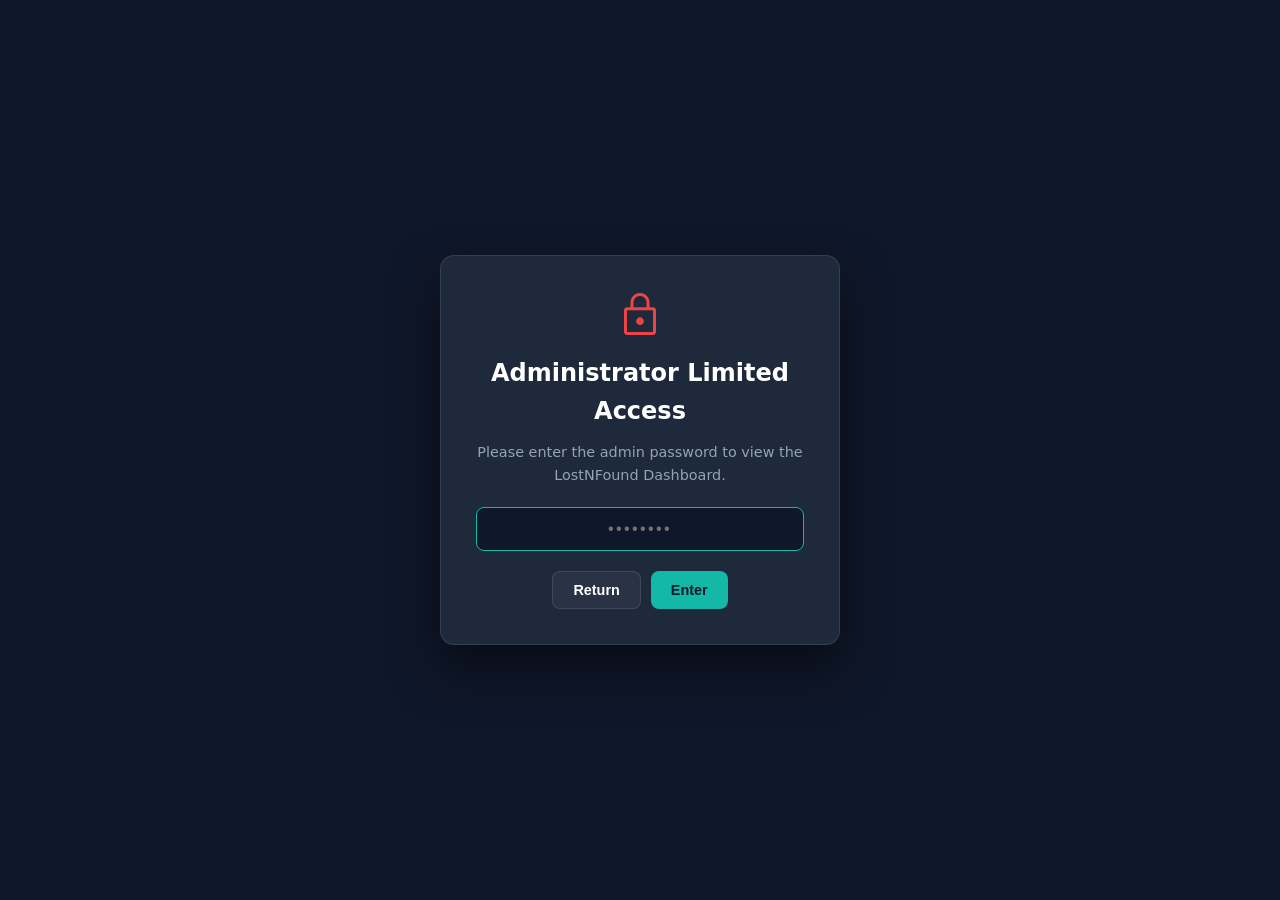
<file: admin.html>
<!DOCTYPE html>
<html lang="ms">
<head>
    <meta charset="UTF-8">
    <meta name="viewport" content="width=device-width, initial-scale=1.0">
    <title>LostNFound — Admin Dashboard</title>
    
    <link rel="stylesheet" href="style.css">
    <link rel="stylesheet" href="NavBarProfile.css">
    <link rel="stylesheet" href="https://fonts.googleapis.com/css2?family=Material+Symbols+Outlined:opsz,wght,FILL,GRAD@20,400,0,0" />
    
    <style>
        body {
            background: var(--navy) !important;
            color: var(--white);
            margin: 0;
            padding-top: 95px !important; 
            font-family: var(--font-body);
        }

        #password-protection-screen {
            position: fixed;
            top: 0; left: 0; width: 100%; height: 100%;
            background-color: var(--navy);
            display: flex; justify-content: center; align-items: center;
            z-index: 99999;
        }

        .password-gate-card {
            background-color: var(--navy2);
            border: 1px solid var(--border);
            border-radius: 14px;
            width: 90%; max-width: 400px; padding: 35px;
            box-shadow: 0 25px 50px rgba(0, 0, 0, 0.5);
            text-align: center;
        }

        .password-gate-card .lock-icon {
            font-size: 48px; color: #ef4444; margin-bottom: 15px;
        }

        .password-gate-card h2 {
            margin: 0 0 10px 0; font-size: 1.5rem; color: var(--white);
        }

        .password-gate-card p {
            color: var(--muted); font-size: 0.9rem; margin: 0 0 20px 0;
        }

        .password-input-group { margin-bottom: 20px; }

        .password-field {
            width: 100%; background: var(--navy); border: 1px solid var(--border);
            border-radius: 8px; padding: 12px 16px; color: var(--white);
            font-size: 1rem; outline: none; box-sizing: border-box;
            text-align: center; letter-spacing: 0.15em; transition: border-color 0.2s ease;
        }

        .password-field:focus { border-color: var(--teal); }

        .error-message { color: #ef4444; font-size: 0.85rem; margin-top: 8px; display: none; }

        .admin-container { width: 90%; max-width: 1200px; margin: 30px auto 60px; }

        .filter-action-bar {
            background: var(--navy2); border: 1px solid var(--border); border-radius: 12px;
            padding: 16px 20px; display: flex; flex-wrap: wrap; gap: 15px;
            align-items: center; justify-content: space-between; margin-bottom: 25px;
            box-shadow: 0 4px 15px rgba(0, 0, 0, 0.1);
        }

        .search-input-wrapper { position: relative; flex: 1; min-width: 280px; }
        .search-input-wrapper span { position: absolute; left: 14px; top: 50%; transform: translateY(-50%); color: var(--muted); font-size: 20px; }

        .search-control {
            width: 100%; background: var(--navy); border: 1px solid var(--border); border-radius: 8px;
            padding: 11px 16px 11px 44px; color: var(--white); font-size: 0.92rem; outline: none;
            box-sizing: border-box; transition: border-color 0.2s ease;
        }
        .search-control:focus { border-color: var(--teal); }

        .filter-dropdowns { display: flex; gap: 12px; }
        .select-filter { background: var(--navy); color: var(--white); border: 1px solid var(--border); padding: 11px 16px; border-radius: 8px; font-size: 0.9rem; cursor: pointer; outline: none; }
        .select-filter:focus { border-color: var(--teal); }

        .stat-card-grid { display: grid; grid-template-columns: repeat(auto-fit, minmax(240px, 1fr)); gap: 20px; margin-bottom: 35px; }

        .dashboard-stat-card {
            background: var(--navy2); border: 1px solid var(--border); padding: 24px; border-radius: 12px;
            box-shadow: 0 4px 15px rgba(0, 0, 0, 0.1); transition: transform 0.2s, box-shadow 0.2s;
        }
        .dashboard-stat-card:hover { transform: translateY(-2px); box-shadow: 0 8px 25px rgba(0, 0, 0, 0.2); }

        .content-section-card { background: var(--navy2); border: 1px solid var(--border); padding: 25px; border-radius: 14px; margin-bottom: 35px; box-shadow: 0 4px 15px rgba(0, 0, 0, 0.1); }

        .admin-table-wrapper { overflow-x: auto; border-radius: 8px; border: 1px solid rgba(255, 255, 255, 0.05); }
        .admin-table { width: 100%; border-collapse: collapse; text-align: left; }
        .admin-table th { color: var(--muted); font-size: 11px; text-transform: uppercase; letter-spacing: 0.08em; padding: 14px 18px; background: rgba(255, 255, 255, 0.02); border-bottom: 1px solid var(--border); }
        .admin-table td { padding: 14px 18px; border-bottom: 1px solid rgba(255,255,255,0.04); vertical-align: middle; color: var(--white); font-size: 0.93rem; }
        .admin-table tr:last-child td { border-bottom: none; }
        .admin-table tr:hover td { background: rgba(255, 255, 255, 0.015); }

        .status-select-badge { font-size: 0.82rem; font-weight: 600; padding: 6px 12px; border-radius: 20px; border: 1px solid transparent; outline: none; cursor: pointer; transition: all 0.2s ease; }
        .status-lost { background-color: rgba(239, 68, 68, 0.12); color: #f87171; border-color: rgba(239, 68, 68, 0.25); }
        .status-found { background-color: rgba(16, 185, 129, 0.12); color: #34d399; border-color: rgba(16, 185, 129, 0.25); }
        .status-claimed { background-color: rgba(20, 184, 166, 0.12); color: var(--teal); border-color: rgba(20, 184, 166, 0.25); }

        .action-btn-group { display: flex; gap: 8px; justify-content: flex-end; }
        .action-btn { background: var(--navy); border: 1px solid var(--border); padding: 8px; border-radius: 8px; cursor: pointer; display: inline-flex; align-items: center; justify-content: center; transition: all 0.2s; }
        .action-btn:hover { background: var(--border); transform: translateY(-1px); }
        .dot-indicator { width: 8px; height: 8px; border-radius: 50%; display: inline-block; }

        .modal-overlay {
            position: fixed; top: 0; left: 0; width: 100%; height: 100%; background-color: rgba(15, 23, 42, 0.85); backdrop-filter: blur(5px);
            display: flex; justify-content: center; align-items: center; z-index: 10000; opacity: 0; pointer-events: none; transition: opacity 0.3s ease;
        }
        .modal-overlay.active { opacity: 1; pointer-events: auto; }
        .popup-card { background-color: var(--navy2); border: 1px solid var(--border); border-radius: 14px; width: 90%; max-width: 620px; padding: 30px; box-shadow: 0 25px 50px rgba(0, 0, 0, 0.5); transform: scale(0.9); transition: transform 0.3s cubic-bezier(0.34, 1.56, 0.64, 1); }
        .modal-overlay.active .popup-card { transform: scale(1); }

        .popup-header { display: flex; align-items: center; gap: 12px; margin-bottom: 18px; border-bottom: 1px solid var(--border); padding-bottom: 12px; }
        .popup-header span { font-size: 28px; color: var(--teal); }
        .popup-title { color: var(--white); font-size: 1.25rem; font-weight: 600; margin: 0; }
        .popup-body-content { color: var(--muted); font-size: 0.92rem; line-height: 1.6; margin-bottom: 24px; }

        .detail-row { display: flex; justify-content: space-between; padding: 8px 0; border-bottom: 1px solid rgba(255,255,255,0.03); }
        .detail-row span:first-child { color: var(--muted); font-weight: 500; }
        .detail-row span:last-child { color: var(--white); font-weight: 600; }

        .popup-btn-group { display: flex; gap: 12px; justify-content: flex-end; }
        .popup-btn { padding: 10px 20px; font-size: 0.9rem; font-weight: 600; border-radius: 8px; cursor: pointer; border: none; transition: all 0.2s; }
        .popup-btn.btn-primary { background-color: var(--teal); color: var(--navy); }
        .popup-btn.btn-danger { background-color: #ef4444; color: var(--white); }
        .popup-btn.btn-secondary { background-color: rgba(255, 255, 255, 0.05); border: 1px solid var(--border); color: var(--white); }
        .popup-btn:hover { opacity: 0.9; }

#main-admin-content { display: none; }

        /* Edit modal form styles */
        .edit-form-grid { display: grid; grid-template-columns: 1fr 1fr; gap: 14px; margin-bottom: 6px; }
        .edit-form-full { grid-column: 1 / -1; }
        .edit-label { display: block; font-size: 11px; font-weight: 700; color: var(--muted); text-transform: uppercase; letter-spacing: 0.06em; margin-bottom: 6px; }
        .edit-input, .edit-select, .edit-textarea {
            width: 100%; background: var(--navy); border: 1px solid var(--border); border-radius: 8px;
            padding: 10px 13px; color: var(--white); font-size: 0.9rem; outline: none;
            box-sizing: border-box; transition: border-color 0.2s;
            font-family: var(--font-body);
        }
        .edit-input:focus, .edit-select:focus, .edit-textarea:focus { border-color: var(--teal); }
        .edit-select option { background: var(--navy2); }
        .edit-textarea { resize: vertical; min-height: 80px; }
        .edit-photo-area {
            border: 2px dashed var(--border); border-radius: 8px; padding: 14px;
            text-align: center; cursor: pointer; transition: border-color 0.2s; position: relative;
        }
        .edit-photo-area:hover { border-color: var(--teal); }
        .edit-photo-preview { width: 100%; max-height: 130px; object-fit: cover; border-radius: 6px; display: none; }
        .edit-photo-placeholder { color: var(--muted); font-size: 0.82rem; }
        .edit-photo-placeholder span { font-size: 28px; display: block; margin-bottom: 4px; color: var(--teal); }

    </style>
</head>
<body>

    <div id="password-protection-screen">
        <div class="password-gate-card">
            <span class="material-symbols-outlined lock-icon">lock</span>
            <h2>Administrator Limited Access</h2>
            <p>Please enter the admin password to view the LostNFound Dashboard.</p>
            
            <div class="password-input-group">
                <input type="password" id="adminPasswordField" class="password-field" placeholder="••••••••" onkeydown="checkPasswordKey(event)">
                <div id="password-error" class="error-message">Incorrect password! Please try again.</div>
            </div>

            <div style="display: flex; gap: 10px; justify-content: center;">
                <button class="popup-btn btn-secondary" onclick="window.location.href='index.html'">Return</button>
                <button class="popup-btn btn-primary" onclick="verifyAdminPassword()">Enter</button>
            </div>
        </div>
    </div>

    <div id="main-admin-content">
        <nav>
            <a href="index.html" class="nav-left" style="text-decoration: none;">
                <div class="nav-logo-box">
                    <div class="icon check-icon"></div>
                    <div class="icon search-icon"></div>
                </div>
                <div class="nav-brand">Lost<span>N</span>Found</div>
            </a>
            
            <div class="nav-links">
                <a href="index.html#how-it-works">How it works</a>
                <a href="browse.html">Browse</a>
                <a href="report.html">Report</a>
                <a href="about.html">About</a>
            </div>

            <div id="nav-auth-section">
                <div class="nav-profile-container" id="nav-profile-box">
                    <div class="nav-profile-trigger" onclick="toggleProfileMenu()">
                        <div class="nav-avatar" style="background: #2d1910; color: var(--orange);">
                            <span class="material-symbols-outlined" style="font-size: 22px;">admin_panel_settings</span>
                        </div>
                        <span class="nav-username">Admin</span>
                        <span class="material-symbols-outlined arrow-icon">keyboard_arrow_down</span>
                    </div>
                    
                    <div class="nav-profile-dropdown" id="profileDropdown">
                        <a href="admin.html" style="color: #14B8A6; font-weight: 600;"><span class="material-symbols-outlined">dashboard</span> Admin</a>
                        <a href="settings.html"><span class="material-symbols-outlined">settings</span> Settings</a>
                        <hr style="border: 0; border-top: 1px solid rgba(255,255,255,0.05); margin: 5px 0;">
                        <a href="#" onclick="logoutAdmin(event)" class="logout-link"><span class="material-symbols-outlined">logout</span> Log Out</a>
                    </div>
                </div>
            </div>
        </nav>

        <div class="admin-container">
            <div style="display: flex; justify-content: space-between; align-items: flex-start; margin-bottom: 30px;">
                <div>
                    <h1 style="font-family: var(--font-display); font-size: 32px; margin: 0 0 6px 0;">Admin Dashboard</h1>
                    <p style="color: var(--muted); margin: 0;">Welcome Back, Admin. Monitor and manage community item reports.</p>
                </div>
                <div class="admin-date-badge">
                    <span class="material-symbols-outlined" style="font-size: 18px; color: var(--teal);">calendar_month</span>
                    <span id="admin-current-date">Loading date...</span>
                </div>
            </div>

            <div class="stat-card-grid">
                <div class="dashboard-stat-card">
                    <div style="display: flex; justify-content: space-between; align-items: center; margin-bottom: 15px;">
                        <span style="font-size: 12px; font-weight: 700; color: var(--muted); letter-spacing: 0.05em;">TOTAL REPORTS</span>
                        <span class="dot-indicator" style="background: var(--teal); box-shadow: 0 0 8px var(--teal);"></span>
                    </div>
                    <h2 style="font-family: var(--font-display); font-size: 36px; margin: 0 0 5px 0;" id="total-reports-count">0</h2>
                    <p style="font-size: 12px; color: var(--muted); margin: 0;"><span style="color: var(--teal); font-weight: 600;">Live</span> update</p>
                </div>

                <div class="dashboard-stat-card">
                    <div style="display: flex; justify-content: space-between; align-items: center; margin-bottom: 15px;">
                        <span style="font-size: 12px; font-weight: 700; color: var(--muted); letter-spacing: 0.05em;">ACTIVE USERS</span>
                        <span class="dot-indicator" style="background: #10b981; box-shadow: 0 0 8px #10b981;"></span>
                    </div>
                    <h2 style="font-family: var(--font-display); font-size: 36px; margin: 0 0 5px 0;" id="active-users-count">0</h2>
                    <p style="font-size: 12px; color: var(--muted); margin: 0;">Registered Accounts</p>
                </div>

                <div class="dashboard-stat-card">
                    <div style="display: flex; justify-content: space-between; align-items: center; margin-bottom: 15px;">
                        <span style="font-size: 12px; font-weight: 700; color: var(--muted); letter-spacing: 0.05em;">PENDING LOST</span>
                        <span class="dot-indicator" style="background: var(--orange); box-shadow: 0 0 8px var(--orange);"></span>
                    </div>
                    <h2 style="font-family: var(--font-display); font-size: 36px; margin: 0 0 5px 0;" id="pending-lost-count">0</h2>
                    <p style="font-size: 12px; color: var(--muted); margin: 0;">Pending Match</p>
                </div>

                <div class="dashboard-stat-card">
                    <div style="display: flex; justify-content: space-between; align-items: center; margin-bottom: 15px;">
                        <span style="font-size: 12px; font-weight: 700; color: var(--muted); letter-spacing: 0.05em;">CLAIMED ITEMS</span>
                        <span class="dot-indicator" style="background: #10b981; box-shadow: 0 0 8px #10b981;"></span>
                    </div>
                    <h2 style="font-family: var(--font-display); font-size: 36px; margin: 0 0 5px 0;" id="claimed-items-count">0</h2>
                    <p style="font-size: 12px; color: var(--muted); margin: 0;">Returned Successfully</p>
                </div>
            </div>

            <div class="filter-action-bar">
                <div class="search-input-wrapper">
                    <span class="material-symbols-outlined">search</span>
                    <input type="text" id="adminSearchInput" class="search-control" oninput="filterAdminTables()" placeholder="Search by item name, reporter name, location...">
                </div>
                <div class="filter-dropdowns">
                    <select id="categoryFilter" class="select-filter" onchange="filterAdminTables()">
                        <option value="all">All Categories</option>
                        <option value="electronics">Electronics</option>
                        <option value="keys & cards">Keys & Cards</option>
                        <option value="bags & wallets">Bags & Wallets</option>
                        <option value="stationery">Stationery</option>
                        <option value="clothing">Clothing</option>
                        <option value="documents">Documents</option>
                        <option value="others">Others</option>
                    </select>
                    <select id="statusFilter" class="select-filter" onchange="filterAdminTables()">
                        <option value="all">All Status</option>
                        <option value="lost">Lost</option>
                        <option value="found">Found</option>
                        <option value="claimed">Claimed</option>
                    </select>
                </div>
            </div>

            <div class="content-section-card">
                <div style="display: flex; justify-content: space-between; align-items: center; margin-bottom: 20px;">
                    <h2 style="font-size: 18px; font-weight: 600; margin: 0; display: flex; align-items: center; gap: 8px;">
                        <span class="material-symbols-outlined" style="color: var(--teal);">list_alt</span> Manage Recent Reports
                    </h2>
                </div>
                
                <div class="admin-table-wrapper">
                    <table class="admin-table" id="reportsTable">
                        <thead>
                            <tr>
                                <th>Item</th>
                                <th>Reporter</th>
                                <th>Type</th>
                                <th>Category</th>
                                <th>Location</th>
                                <th>Date</th>
                                <th>Status Control</th>
                                <th style="text-align: right;">Actions</th>
                            </tr>
                        </thead>
                        <tbody id="admin-table-body"></tbody>
                    </table>
                </div>
            </div>

            <div class="content-section-card">
                <div style="display: flex; justify-content: space-between; align-items: center; margin-bottom: 20px;">
                    <h2 style="font-size: 18px; font-weight: 600; margin: 0; display: flex; align-items: center; gap: 8px;">
                        <span class="material-symbols-outlined" style="color: var(--orange);">group</span> Registered Community Users
                    </h2>
                </div>
                
                <div class="admin-table-wrapper">
                    <table class="admin-table">
                        <thead>
                            <tr>
                                <th>User Name</th>
                                <th>Matrix Number</th>
                                <th>Email Registered</th>
                                <th>Joined Date</th>
                                <th style="text-align: right;">Actions</th>
                            </tr>
                        </thead>
                        <tbody id="admin-users-table-body"></tbody>
                    </table>
                </div>
            </div>
        </div>

        <div id="admin-popup-overlay" class="modal-overlay">
            <div class="popup-card">
                <div class="popup-header">
                    <span class="material-symbols-outlined" id="modal-icon">info</span>
                    <h3 id="modal-title" class="popup-title">Item Details</h3>
                </div>
                <div id="modal-body" class="popup-body-content"></div>
                <div id="modal-buttons" class="popup-btn-group"></div>
            </div>
        </div>

        <footer>
            <div class="footer-container">
                <div class="footer-logo-box">
                    <div class="logo-container">
                        <div class="icon check-icon"></div>
                        <div class="icon search-icon"></div>
                    </div>
                </div>
                <div class="footer-brand-info">
                    <a href="index.html" class="footer-brand">Lost<span>N</span>Found</a>
                    <p>A centralized digital platform for the UTHM community to reconnect with their lost belongings quickly and safely.</p>
                </div>
                <div class="footer-links-col">
                    <h4>Navigation</h4>
                    <ul>
                        <li><a href="index.html">Home</a></li>
                        <li><a href="browse.html">Browse Items</a></li>
                        <li><a href="report.html">Report Item</a></li>
                        <li><a href="about.html">About Us</a></li>
                    </ul>
                </div>
                <div class="footer-links-col">
                    <h4>Support</h4>
                    <ul>
                        <li><a href="#team">Contact Us</a></li>
                        <li><a href="https://portal.uthm.edu.my" target="_blank">UTHM Portal</a></li>
                        <li><a href="https://amo.uthm.edu.my/informasi/ruang-kuliah-gunasama?view=article&id=39:pelan-lokasi-ruang-kuliah-gunasama&catid=2" target="_blank">Campus Map</a></li>
                    </ul>
                </div>
            </div>
            <div class="footer-bottom">
                <p>© 2026 LostNFound — Group 10, BIW 20303 Web Design, UTHM</p>
            </div>
        </footer>
    </div>

    <script>
        const ADMIN_PASSWORD = "admin123";
        let reportsData = [];
        let usersData = [];

        function verifyAdminPassword() {
            const enteredPassword = document.getElementById('adminPasswordField').value;
            const errorElement = document.getElementById('password-error');
            const gateScreen = document.getElementById('password-protection-screen');
            const mainContent = document.getElementById('main-admin-content');

            if (enteredPassword === ADMIN_PASSWORD) {
                sessionStorage.setItem('isAdminAuthenticated', 'true');
                gateScreen.style.display = 'none';
                mainContent.style.display = 'block';
                loadReportsFromLocalStorage();
                loadUsersFromLocalStorage();
            } else {
                errorElement.style.display = 'block';
                document.getElementById('adminPasswordField').value = '';
            }
        }

        function checkPasswordKey(event) {
            if (event.key === "Enter") { verifyAdminPassword(); }
        }

        function toggleProfileMenu() {
            const dropdown = document.getElementById("profileDropdown");
            dropdown.classList.toggle("show");
            const arrow = document.querySelector(".arrow-icon");
            if(dropdown.classList.contains("show")) {
                arrow.style.transform = "rotate(180deg)";
            } else {
                arrow.style.transform = "rotate(0deg)";
            }
        }

        window.addEventListener("click", (e) => {
            const profileBox = document.getElementById("nav-profile-box");
            if (profileBox && !profileBox.contains(e.target)) {
                const dropdown = document.getElementById("profileDropdown");
                if (dropdown && dropdown.classList.contains("show")) {
                    dropdown.classList.remove("show");
                    document.querySelector(".arrow-icon").style.transform = "rotate(0deg)";
                }
            }
        });

        function renderAdminDate() {
            const dateElement = document.getElementById('admin-current-date');
            if (!dateElement) return;
            const today = new Date();
            const options = { weekday: 'long', year: 'numeric', month: 'long', day: 'numeric' };
            dateElement.textContent = today.toLocaleDateString('en-US', options);
        }

        function loadReportsFromLocalStorage() {
            // Merge both storage keys into one unified list, deduplicate by timestamp
            const fromReports = JSON.parse(localStorage.getItem('reports')) || [];
            const fromReportedItems = JSON.parse(localStorage.getItem('reportedItems')) || [];

            // Build a map keyed by timestamp to merge & deduplicate
            const mergedMap = {};
            fromReports.forEach(r => {
                const key = r.timestamp || r.id;
                if (key) mergedMap[key] = r;
            });
            fromReportedItems.forEach(r => {
                const key = r.timestamp || r.id;
                if (key && !mergedMap[key]) {
                    // Normalise fields so admin can display them properly
                    mergedMap[key] = {
                        ...r,
                        title: r.title || r.name,
                        reporter: r.reporter || r.reporterName || r.user || 'Anonymous',
                        status: r.status || r.type || 'lost',
                        date: r.date || r.time || 'Today'
                    };
                }
            });

            reportsData = Object.values(mergedMap);
            // Sort newest first
            reportsData.sort((a, b) => (b.timestamp || 0) - (a.timestamp || 0));
            renderReportsTable(reportsData);
        }

        function deleteReport(reportId) {
            reportsData = reportsData.filter(r => (r.timestamp || r.id) != reportId);
            saveReportsToStorage();
            loadReportsFromLocalStorage();
        }

        function saveReportsToStorage() {
            localStorage.setItem('reports', JSON.stringify(reportsData));
            // Also sync reportedItems so browse.html reflects changes
            const reportedItemsSync = reportsData.map(r => ({
                ...r,
                name: r.name || r.title,
                type: r.status || r.type || 'lost'
            }));
            localStorage.setItem('reportedItems', JSON.stringify(reportedItemsSync));
        }

        function renderReportsTable(data) {
            const tableBody = document.getElementById('admin-table-body');
            tableBody.innerHTML = '';

            if (data.length === 0) {
                tableBody.innerHTML = `<tr><td colspan="8" style="text-align: center; color: var(--muted); padding: 30px;">No reports found in the community database.</td></tr>`;
                updateDashboardStats();
                return;
            }

            data.forEach((report) => {
                let icon = 'help';
                const lowerCat = report.category ? report.category.toLowerCase() : 'others';
                if (lowerCat.includes('electronics')) icon = 'headphones';
                else if (lowerCat.includes('card') || lowerCat.includes('key')) icon = 'badge';
                else if (lowerCat.includes('document')) icon = 'description';

                const reportStatus = report.status || report.type || 'lost';

                let typeColor = '#f87171';
                let typeBg = 'rgba(239,68,68,0.1)';
                if (reportStatus === 'found') {
                    typeColor = '#34d399';
                    typeBg = 'rgba(52,211,153,0.1)';
                } else if (reportStatus === 'claimed') {
                    typeColor = 'var(--teal)';
                    typeBg = 'rgba(20, 184, 166, 0.1)';
                }

                const capitalizedType = reportStatus.charAt(0).toUpperCase() + reportStatus.slice(1);
                
                const displayItemName = report.title || report.itemName || report.name || "Unnamed Item";
                const displayReporter = report.reporter || report.reporterName || report.user || "Anonymous";
                const displayDescription = report.desc || report.description || "No description provided.";

                const rowHtml = `
                    <tr class="report-row-item" data-id="${report.timestamp || report.id}" data-category="${lowerCat}" data-status="${reportStatus}">
                        <td>
                            <div class="admin-item-title" style="font-weight: 600; color: #ffffff; font-size: 0.93rem;">${displayItemName}</div>
                        </td>
                        <td>
                            <div style="display: flex; align-items: center; gap: 8px;">
                                <div style="width: 28px; height: 28px; border-radius: 50%; background: rgba(20,184,166,0.12); border: 1px solid rgba(20,184,166,0.25); display: flex; align-items: center; justify-content: center; flex-shrink: 0;">
                                    <span class="material-symbols-outlined" style="font-size: 15px; color: var(--teal);">person</span>
                                </div>
                                <span class="admin-item-owner" style="font-size: 0.88rem; color: #cbd5e1;">${displayReporter}</span>
                            </div>
                        </td>
                        <td>
                            <span class="type-label-text" style="color: ${typeColor}; font-weight: 600; font-size: 0.85rem; background: ${typeBg}; padding: 4px 8px; border-radius: 4px;">${capitalizedType}</span>
                        </td>
                        <td class="item-cat" style="color: var(--muted); text-transform: capitalize;">${report.category || 'others'}</td>
                        <td class="item-loc" style="color: var(--muted);">${report.location || 'N/A'}</td>
                        <td style="color: var(--muted);">${(() => {
                                const raw = report.date || report.time || '';
                                if (!raw || raw.toLowerCase() === 'just now' || raw.toLowerCase() === 'today') {
                                    const ts = report.timestamp;
                                    if (ts) return new Date(ts).toLocaleDateString('en-MY', { day: 'numeric', month: 'short', year: 'numeric' });
                                    return new Date().toLocaleDateString('en-MY', { day: 'numeric', month: 'short', year: 'numeric' });
                                }
                                return raw;
                            })()}</td>
                        <td>
                            <select class="status-select-badge status-${reportStatus}" onchange="updateStatusStyle(this)">
                                <option value="lost" ${reportStatus === 'lost' ? 'selected' : ''}>Lost</option>
                                <option value="found" ${reportStatus === 'found' ? 'selected' : ''}>Found</option>
                                <option value="claimed" ${reportStatus === 'claimed' ? 'selected' : ''}>Claimed</option>
                            </select>
                        </td>
                        <td>
                            <div class="action-btn-group">
                                <button class="action-btn" onclick="openEditModal('${report.timestamp || report.id}')" style="color: var(--teal);" title="Edit Report"><span class="material-symbols-outlined" style="font-size: 18px;">edit</span></button>
                                <button class="action-btn" onclick="triggerDeleteRow(this)" style="color: #ef4444;" title="Delete Report">
                                    <span class="material-symbols-outlined" style="font-size: 18px;">delete</span>
                                </button>
                            </div>
                        </td>
                    </tr>
                `;
                tableBody.insertAdjacentHTML('beforeend', rowHtml);
            });

            updateDashboardStats();
        }

        function updateStatusStyle(selectElement) {
            const val = selectElement.value;
            selectElement.className = "status-select-badge"; 
            
            if(val === "lost") selectElement.classList.add("status-lost");
            else if(val === "found") selectElement.classList.add("status-found");
            else if(val === "claimed") selectElement.classList.add("status-claimed");
            
            const row = selectElement.closest('tr');
            if (row) {
                const id = row.getAttribute('data-id');
                row.setAttribute('data-status', val);
                
                const itemIndex = reportsData.findIndex(item => (item.timestamp == id) || (item.id == id));
                if (itemIndex !== -1) {
                    reportsData[itemIndex].status = val;
                    reportsData[itemIndex].type = val;
                    // Sync both storage keys so browse.html reflects the change
                    saveReportsToStorage();
                }

                const typeLabel = row.querySelector('.type-label-text');
                if (typeLabel) {
                    const capitalizedText = val.charAt(0).toUpperCase() + val.slice(1);
                    typeLabel.textContent = capitalizedText;
                    
                    if (val === "lost") {
                        typeLabel.style.color = "#f87171"; typeLabel.style.background = "rgba(239,68,68,0.1)";
                    } else if (val === "found") {
                        typeLabel.style.color = "#34d399"; typeLabel.style.background = "rgba(52,211,153,0.1)";
                    } else if (val === "claimed") {
                        typeLabel.style.color = "var(--teal)"; typeLabel.style.background = "rgba(20, 184, 166, 0.1)";
                    }
                }
            }
            updateDashboardStats();
        }

        function loadUsersFromLocalStorage() {
            const localUsers = localStorage.getItem('lostnfoundUsers');
            usersData = localUsers ? JSON.parse(localUsers) : [];
            renderUsersTable(usersData);
        }

        function renderUsersTable(data) {
            const usersTableBody = document.getElementById('admin-users-table-body');
            usersTableBody.innerHTML = '';

            if (data.length === 0) {
                usersTableBody.innerHTML = `<tr><td colspan="5" style="text-align: center; color: var(--muted); padding: 25px;">No community user accounts registered yet.</td></tr>`;
                return;
            }

            data.forEach((user, index) => {
                const fullUsername = (user.firstName && user.lastName) ? `${user.firstName} ${user.lastName}` : (user.username || "Community User");
                const initials = fullUsername.split(' ').map(n => n[0]).join('').substring(0, 2).toUpperCase();
                const matrixNum = user.matrix || "N/A";
                const userEmail = user.email || "N/A";
                const joined = user.dateJoined || "June 2026";

                const rowHtml = `
                    <tr class="user-row-item">
                        <td>
                            <div style="display: flex; align-items: center; gap: 12px;">
                                <div style="width: 34px; height: 34px; border-radius: 8px; background: #2d1910; color: var(--orange); display: flex; align-items: center; justify-content: center; font-weight: 700; font-size: 12px; border: 1px solid rgba(249,115,22,0.2);">${initials}</div>
                                <span style="font-weight: 600;">${fullUsername}</span>
                            </div>
                        </td>
                        <td style="color: var(--muted);">${matrixNum}</td>
                        <td style="color: var(--muted);">${userEmail}</td>
                        <td style="color: var(--muted);">${joined}</td>
                        <td>
                            <div class="action-btn-group">
                                <button class="action-btn" onclick="openEditUserModal(${index})" style="color: var(--teal);" title="Edit User"><span class="material-symbols-outlined" style="font-size: 18px;">edit</span></button>
                                <button class="action-btn" onclick="triggerDeleteUser(${index})" style="color: #ef4444;"><span class="material-symbols-outlined" style="font-size: 18px;">delete</span></button>
                            </div>
                        </td>
                    </tr>
                `;
                usersTableBody.insertAdjacentHTML('beforeend', rowHtml);
            });

            document.getElementById('active-users-count').textContent = data.length;
        }

        function updateDashboardStats() {
            const totalReports = reportsData.length;
            const pendingLost = reportsData.filter(item => (item.status || item.type) === 'lost').length;
            const claimedItems = reportsData.filter(item => (item.status || item.type) === 'claimed').length;

            document.getElementById('total-reports-count').textContent = totalReports;
            document.getElementById('pending-lost-count').textContent = pendingLost;
            document.getElementById('claimed-items-count').textContent = claimedItems;
            document.getElementById('active-users-count').textContent = usersData.length;
        }

        function filterAdminTables() {
            const searchVal = document.getElementById("adminSearchInput").value.toLowerCase();
            const catVal = document.getElementById("categoryFilter").value.toLowerCase();
            const statVal = document.getElementById("statusFilter").value.toLowerCase();
            const rows = document.querySelectorAll(".report-row-item");

            rows.forEach(row => {
                const title = row.querySelector(".admin-item-title").textContent.toLowerCase();
                const owner = row.querySelector(".admin-item-owner").textContent.toLowerCase();
                const location = row.querySelector(".item-loc").textContent.toLowerCase();
                const category = row.getAttribute("data-category").toLowerCase();
                const status = row.getAttribute("data-status").toLowerCase();

                const matchSearch = title.includes(searchVal) || owner.includes(searchVal) || location.includes(searchVal);
                const matchCategory = (catVal === "all" || category.includes(catVal));
                const matchStatus = (statVal === "all" || status === statVal);

                if(matchSearch && matchCategory && matchStatus) { row.style.display = ""; } else { row.style.display = "none"; }
            });
        }

        function openModal(title, icon, bodyHtml, buttons = []) {
            const overlay = document.getElementById("admin-popup-overlay");
            document.getElementById("modal-title").textContent = title;
            document.getElementById("modal-icon").textContent = icon;
            document.getElementById("modal-body").innerHTML = bodyHtml;
            
            const btnWrap = document.getElementById("modal-buttons");
            btnWrap.innerHTML = "";
            
            buttons.forEach(btnInfo => {
                const button = document.createElement("button");
                button.textContent = btnInfo.text;
                button.className = "popup-btn " + (btnInfo.class || "btn-secondary");
                button.onclick = () => {
                    closeModal();
                    if(btnInfo.action) btnInfo.action();
                };
                btnWrap.appendChild(button);
            });
            overlay.classList.add("active");
        }

        function closeModal() { document.getElementById("admin-popup-overlay").classList.remove("active"); }

        function openEditModal(reportId) {
            const report = reportsData.find(r => (r.timestamp || r.id) == reportId);
            if (!report) return;

            const name    = report.title || report.name || '';
            const cat     = report.category || 'Others';
            const loc     = report.location || '';
            const date    = report.date || report.time || '';
            const desc    = report.description || report.desc || '';
            const imgSrc  = report.imgSrc || '';

            const catOptions = ['Electronics','Keys & Cards','Bags & Wallets','Stationery','Clothing','Documents','Others']
                .map(c => `<option value="${c}" ${cat === c ? 'selected' : ''}>${c}</option>`).join('');

            const formHtml = `
                <div class="edit-form-grid">
                    <div class="edit-form-full">
                        <label class="edit-label">Item Name</label>
                        <input id="edit-name" class="edit-input" value="${name.replace(/"/g,'&quot;')}" placeholder="Item name">
                    </div>
                    <div>
                        <label class="edit-label">Category</label>
                        <select id="edit-cat" class="edit-select">${catOptions}</select>
                    </div>
                    <div>
                        <label class="edit-label">Date</label>
                        <input id="edit-date" class="edit-input" value="${date}" placeholder="e.g. 10 Jun 2026">
                    </div>
                    <div class="edit-form-full">
                        <label class="edit-label">Location</label>
                        <input id="edit-loc" class="edit-input" value="${loc.replace(/"/g,'&quot;')}" placeholder="e.g. Library PTTA">
                    </div>
                    <div class="edit-form-full">
                        <label class="edit-label">Description</label>
                        <textarea id="edit-desc" class="edit-textarea">${desc}</textarea>
                    </div>
                    <div class="edit-form-full">
                        <label class="edit-label">Photo</label>
                        <div class="edit-photo-area" onclick="document.getElementById('edit-file-input').click()">
                            <img id="edit-photo-preview" class="edit-photo-preview" src="${imgSrc}" style="${imgSrc ? 'display:block;' : ''}">
                            <div class="edit-photo-placeholder" id="edit-photo-placeholder" style="${imgSrc ? 'display:none;' : ''}">
                                <span class="material-symbols-outlined">add_photo_alternate</span>
                                Click to upload / change photo
                            </div>
                        </div>
                        <input type="file" id="edit-file-input" accept="image/*" style="display:none" onchange="handleEditPhotoChange(this)">
                        <button type="button" id="edit-remove-img-btn" onclick="removeEditPhoto(event)" style="margin-top: 8px; display: ${imgSrc ? 'inline-flex' : 'none'}; align-items: center; gap: 6px; background: rgba(239,68,68,0.1); border: 1px solid rgba(239,68,68,0.3); color: #f87171; padding: 7px 14px; border-radius: 8px; font-size: 0.82rem; font-weight: 600; cursor: pointer; transition: all 0.2s;">
                            <span class="material-symbols-outlined" style="font-size: 16px;">hide_image</span> Remove Image
                        </button>
                    </div>
                </div>
            `;

            openModal('Edit Report', 'edit', formHtml, [
                { text: 'Cancel', class: 'btn-secondary', action: null },
                { text: 'Save Changes', class: 'btn-primary', action: () => saveEditReport(reportId) }
            ]);
        }

        function handleEditPhotoChange(input) {
            const file = input.files[0];
            if (!file) return;
            const reader = new FileReader();
            reader.onload = e => {
                const preview = document.getElementById('edit-photo-preview');
                const placeholder = document.getElementById('edit-photo-placeholder');
                const removeBtn = document.getElementById('edit-remove-img-btn');
                if (preview) { preview.src = e.target.result; preview.style.display = 'block'; }
                if (placeholder) placeholder.style.display = 'none';
                if (removeBtn) removeBtn.style.display = 'inline-flex';
            };
            reader.readAsDataURL(file);
        }

        function removeEditPhoto(event) {
            event.stopPropagation();
            const preview = document.getElementById('edit-photo-preview');
            const placeholder = document.getElementById('edit-photo-placeholder');
            const fileInput = document.getElementById('edit-file-input');
            const removeBtn = document.getElementById('edit-remove-img-btn');
            if (preview) { preview.src = ''; preview.style.display = 'none'; }
            if (placeholder) placeholder.style.display = 'block';
            if (fileInput) fileInput.value = '';
            if (removeBtn) removeBtn.style.display = 'none';
        }

        function saveEditReport(reportId) {
            const idx = reportsData.findIndex(r => (r.timestamp || r.id) == reportId);
            if (idx === -1) return;

            const newName = document.getElementById('edit-name').value.trim();
            const newCat  = document.getElementById('edit-cat').value;
            const newDate = document.getElementById('edit-date').value.trim();
            const newLoc  = document.getElementById('edit-loc').value.trim();
            const newDesc = document.getElementById('edit-desc').value.trim();
            const photoEl = document.getElementById('edit-photo-preview');
            const newImg  = (photoEl && photoEl.src && photoEl.src.startsWith('data:image'))
                ? photoEl.src
                : (photoEl && photoEl.src && photoEl.src !== '' && !photoEl.src.endsWith(window.location.href) && photoEl.style.display !== 'none')
                    ? photoEl.src
                    : '';

            // Update reportsData
            reportsData[idx] = {
                ...reportsData[idx],
                name:        newName,
                title:       newName,
                category:    newCat,
                date:        newDate,
                location:    newLoc,
                description: newDesc,
                desc:        newDesc,
                imgSrc:      newImg
            };

            // Sync both storage keys so browse.html reflects the change
            saveReportsToStorage();

            // Re-render table
            renderReportsTable(reportsData);
        }

        function openEditUserModal(index) {
            const user = usersData[index];
            if (!user) return;

            const fullUsername = (user.firstName && user.lastName)
                ? user.firstName + ' ' + user.lastName
                : (user.username || 'Community User');
            const matrix  = user.matrix || '';
            const email   = user.email || '';
            const joined  = user.dateJoined || '';

            const formHtml = `
                <div class="edit-form-grid">
                    <div>
                        <label class="edit-label">First Name</label>
                        <input id="edit-user-fname" class="edit-input" value="${(user.firstName || fullUsername).replace(/"/g,'&quot;')}" placeholder="First name">
                    </div>
                    <div>
                        <label class="edit-label">Last Name</label>
                        <input id="edit-user-lname" class="edit-input" value="${(user.lastName || '').replace(/"/g,'&quot;')}" placeholder="Last name">
                    </div>
                    <div>
                        <label class="edit-label">Matrix Number</label>
                        <input id="edit-user-matrix" class="edit-input" value="${matrix}" placeholder="e.g. ci250026">
                    </div>
                    <div>
                        <label class="edit-label">Joined Date</label>
                        <input id="edit-user-joined" class="edit-input" value="${joined}" placeholder="e.g. June 2026">
                    </div>
                    <div class="edit-form-full">
                        <label class="edit-label">Email</label>
                        <input id="edit-user-email" class="edit-input" value="${email}" placeholder="e.g. ci250026@student.uthm.edu.my">
                    </div>
                </div>
            `;

            openModal('Edit User', 'manage_accounts', formHtml, [
                { text: 'Cancel', class: 'btn-secondary', action: null },
                { text: 'Save Changes', class: 'btn-primary', action: () => saveEditUser(index) }
            ]);
        }

        function saveEditUser(index) {
            if (!usersData[index]) return;

            const fname  = document.getElementById('edit-user-fname').value.trim();
            const lname  = document.getElementById('edit-user-lname').value.trim();
            const matrix = document.getElementById('edit-user-matrix').value.trim();
            const joined = document.getElementById('edit-user-joined').value.trim();
            const email  = document.getElementById('edit-user-email').value.trim();

            usersData[index] = {
                ...usersData[index],
                firstName:  fname,
                lastName:   lname,
                username:   fname + (lname ? ' ' + lname : ''),
                matrix:     matrix,
                dateJoined: joined,
                email:      email
            };

            localStorage.setItem('lostnfoundUsers', JSON.stringify(usersData));
            renderUsersTable(usersData);
        }

        function triggerDeleteRow(btnElement) {
            const row = btnElement.closest("tr");
            const id = row.getAttribute('data-id');

            openModal("Confirm Delete", "delete_forever", "<p>Are you sure you want to completely remove this record's data from the shared system database?</p>", [
                { text: "Batal", class: "btn-secondary", action: null },
                { 
                    text: "Yes, Delete", class: "btn-danger", 
                    action: () => {
                        row.style.opacity = "0";
                        setTimeout(() => { 
                            reportsData = reportsData.filter(item => (item.timestamp || item.id) != id);
                            // Sync both keys so browse.html reflects deletion
                            saveReportsToStorage();
                            row.remove(); 
                            updateDashboardStats();
                        }, 300);
                    } 
                }
            ]);
        }

        function triggerDeleteUser(index) {
            openModal("Confirm Delete User", "person_remove", "<p>Are you sure you want to remove this user account from the system?</p>", [
                { text: "Cancel", class: "btn-secondary", action: null },
                {
                    text: "Yes, Delete", class: "btn-danger",
                    action: () => {
                        usersData.splice(index, 1);
                        localStorage.setItem('lostnfoundUsers', JSON.stringify(usersData));
                        renderUsersTable(usersData);
                        updateDashboardStats();
                    }
                }
            ]);
        }

        function logoutAdmin(e) {
            e.preventDefault();
            openModal("Log Out", "logout", "<p>Are you sure you want to exit the admin control panel (Admin Dashboard)?</p>", [
                { text: "Cancel", class: "btn-secondary", action: null },
                { 
                    text: "Yes, Exit", class: "btn-danger", 
                    action: () => { 
                        sessionStorage.removeItem('isAdminAuthenticated');
                        window.location.href = "index.html"; 
                    } 
                }
            ]);
        }

        // ==========================================
        // PROSES UTAMA REAL-TIME LIVE SINKRONISASI MERENTAS TAB/FAIL BROWSER
        // ==========================================
        window.addEventListener('storage', (e) => {
            if (e.key === 'reports') { loadReportsFromLocalStorage(); }
            if (e.key === 'lostnfoundUsers') { loadUsersFromLocalStorage(); }
        });

        document.addEventListener('DOMContentLoaded', () => {
            renderAdminDate();
            if (sessionStorage.getItem('isAdminAuthenticated') === 'true') {
                document.getElementById('password-protection-screen').style.display = 'none';
                document.getElementById('main-admin-content').style.display = 'block';
                loadReportsFromLocalStorage();
                loadUsersFromLocalStorage();
            } else {
                document.getElementById('password-protection-screen').style.display = 'flex';
                document.getElementById('main-admin-content').style.display = 'none';
                document.getElementById('adminPasswordField').focus();
            }
        });
    </script>
</body>
</html>
</file>
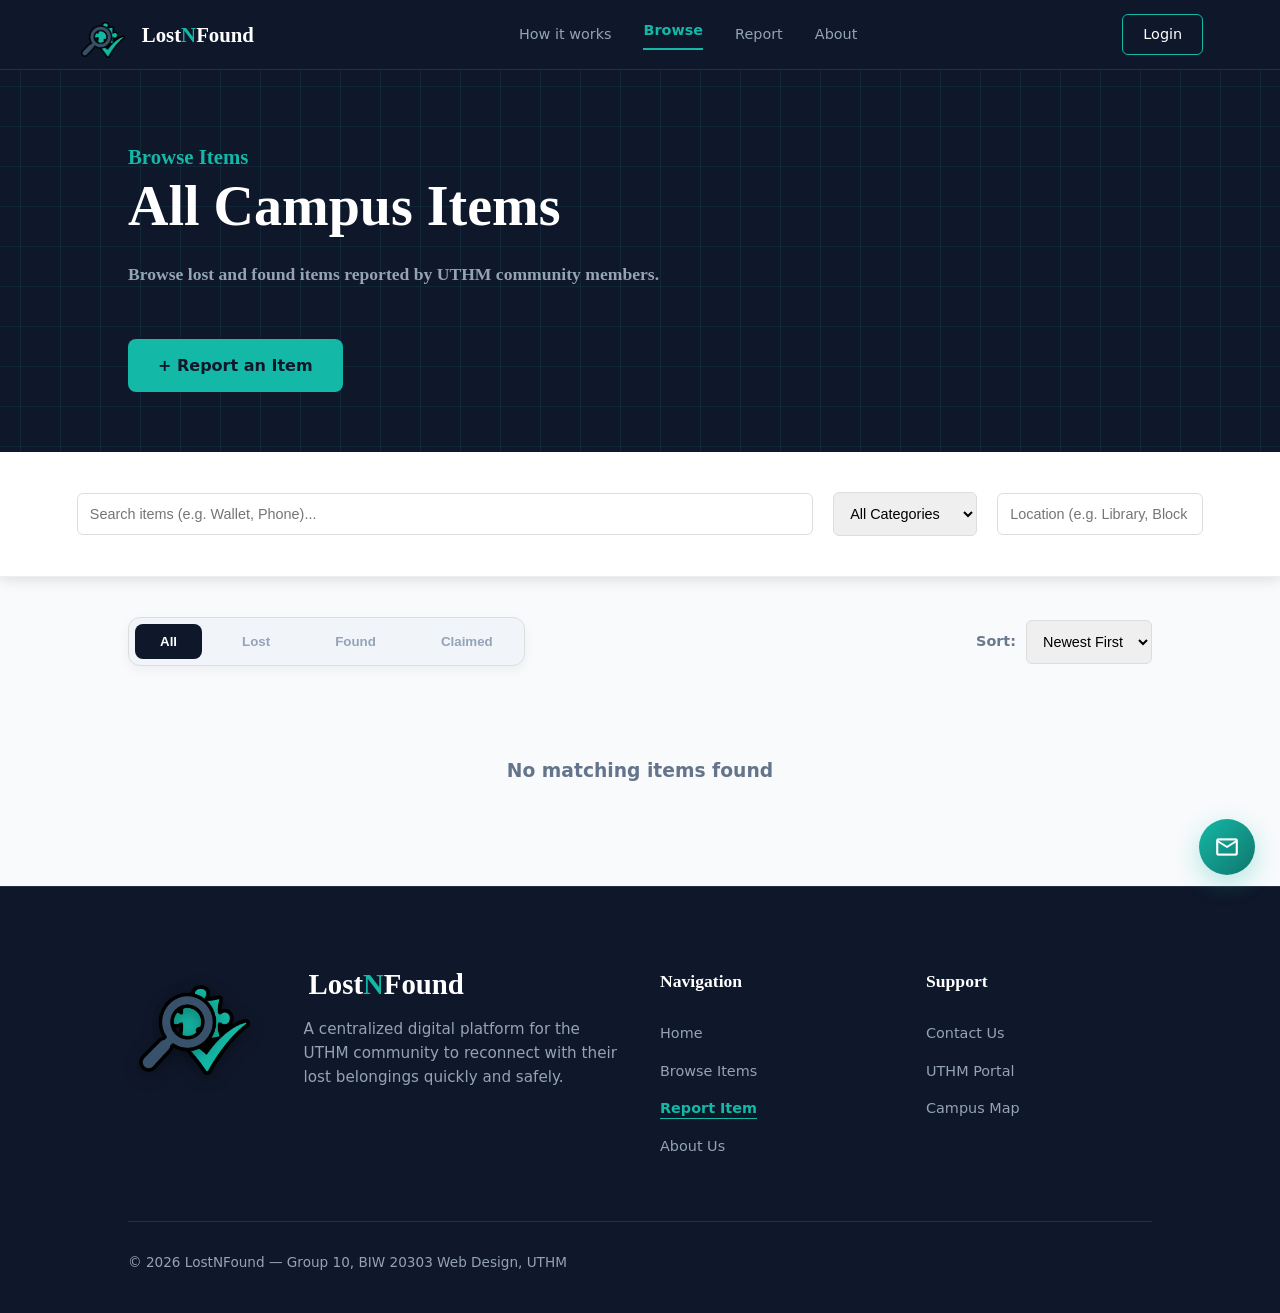
<file: browse.html>
<!DOCTYPE html>
<html lang="ms">
<head>
    <meta charset="UTF-8">
    <meta name="viewport" content="width=device-width, initial-scale=1.0">
    <title>LostNFound — Browse Items</title>
    <link rel="stylesheet" href="style.css">
    <link rel="stylesheet" href="NavBarProfile.css">
    <link rel="stylesheet" href="https://fonts.googleapis.com/css2?family=Material+Symbols+Outlined:opsz,wght,FILL,GRAD@20,400,0,0" />
    <style>
    .modal-overlay {
        position: fixed;
        top: 0; left: 0;
        width: 100%; height: 100%;
        background-color: rgba(15, 23, 42, 0.85);
        backdrop-filter: blur(5px);
        display: flex;
        justify-content: center;
        align-items: center;
        z-index: 10000;
        opacity: 0;
        pointer-events: none;
        transition: opacity 0.3s ease;
    }
    .modal-overlay.active { opacity: 1; pointer-events: auto; }
    .popup-card {
        background-color: #1e293b;
        border: 1px solid rgba(255,255,255,0.08);
        border-radius: 14px;
        width: 90%; max-width: 400px;
        padding: 30px; text-align: center;
        box-shadow: 0 25px 50px rgba(0,0,0,0.5);
        transform: scale(0.9);
        transition: transform 0.3s cubic-bezier(0.34, 1.56, 0.64, 1);
    }
    .modal-overlay.active .popup-card { transform: scale(1); }
    .popup-icon-wrap {
        width: 60px; height: 60px; border-radius: 50%;
        display: flex; align-items: center; justify-content: center;
        margin: 0 auto 18px;
    }
    .popup-icon-wrap.confirm {
        background-color: rgba(20, 184, 166, 0.1);
        border: 1px solid #14b8a6; color: #14b8a6;
    }
    .popup-icon-wrap span { font-size: 32px !important; }
    .popup-title { color: #fff; font-size: 1.25rem; font-weight: 600; margin: 0 0 10px; }
    .popup-desc { color: #94a3b8; font-size: 0.92rem; line-height: 1.5; margin: 0 0 24px; }
    .popup-btn-group { display: flex; gap: 12px; justify-content: center; }
    .popup-btn {
        padding: 11px 22px; font-size: 0.9rem; font-weight: 600;
        border-radius: 8px; cursor: pointer; border: none;
        transition: all 0.2s; flex: 1;
    }
    .popup-btn.btn-danger { background-color: #ef4444; color: #fff; }
    .popup-btn.btn-danger:hover { background-color: #dc2626; }
    .popup-btn.btn-secondary {
        background-color: rgba(255,255,255,0.05);
        border: 1px solid rgba(255,255,255,0.1); color: #fff;
    }
    .popup-btn.btn-secondary:hover { background-color: rgba(255,255,255,0.1); }
    </style>
</head>
<body>
    <nav>
        <a href="index.html" class="nav-left">
            <div class="nav-logo-box">
                <div class="icon check-icon"></div>
                <div class="icon search-icon"></div>
            </div>
            <div class="nav-brand">Lost<span>N</span>Found</div>
        </a>
        <div class="nav-links">
            <a href="index.html#how-it-works">How it works</a>
            <a href="browse.html" class="active">Browse</a>
            <a href="report.html">Report</a>
            <a href="about.html">About</a>
        </div>
        
        <div id="nav-auth-section">
           
            <a href="login.html" class="btn-login" id="nav-login-btn">Login</a>

            <div class="nav-profile-container" id="nav-profile-box" style="display: none;">
                <div class="nav-profile-trigger" onclick="toggleProfileMenu()">
                    <div class="nav-avatar">
                        <span class="material-symbols-outlined">account_circle</span>
                    </div>
                    <span class="nav-username">Ahmad Albab</span>
                    <span class="material-symbols-outlined arrow-icon">keyboard_arrow_down</span>
                </div>
                
                <div class="nav-profile-dropdown" id="profileDropdown">
                    <a href="admin.html">
                        <span class="material-symbols-outlined">dashboard</span> Admin
                    </a>
                    <a href="settings.html">
                        <span class="material-symbols-outlined">settings</span> Settings
                    </a>
                    <hr>
                    <a href="#" onclick="logoutUser(event)" class="logout-link">
                        <span class="material-symbols-outlined">logout</span> Log Out
                    </a>
                </div>
            </div>
        </div>
    </nav>

    <div id="premium-popup-overlay" class="modal-overlay">
        <div class="popup-card">
            <div class="popup-icon-wrap confirm">
                <span class="material-symbols-outlined">logout</span>
            </div>
            <h3 class="popup-title">Log Out Account</h3>
            <p class="popup-desc">Are you sure you want to sign out of the LostNFound system?</p>
            <div class="popup-btn-group">
                <button class="popup-btn btn-secondary" onclick="closeLogoutPopup()">Cancel</button>
                <button class="popup-btn btn-danger" onclick="confirmLogout()">Yes, Log Out</button>
            </div>
        </div>
    </div>

    <header class="hero" style="min-height: auto; padding: 140px 10% 60px;">
        <div class="hero-content">
            <div class="nav-brand"><span>Browse Items</span></div>
            <h1 class="nav-brand">All Campus Items</h1>
            <p class="nav-brand">Browse lost and found items reported by UTHM community members.</p>
            <a href="report.html" class="btn-primary" style="display: inline-block; margin-top: 10px;">+ Report an Item</a>
        </div>
    </header>

    <section class="filter-section">
        <input type="text" id="searchInput" class="search-input" placeholder="Search items (e.g. Wallet, Phone)...">
        <div class="filter-group" style="display: flex; gap: 10px;">
            <select id="catSelect" class="filter-input">
                <option value="">All Categories</option>
                <option value="Electronics">Electronics</option>
                <option value="Keys & Cards">Keys & Cards</option>
                <option value="Bags & Wallets">Bags & Wallets</option>
                <option value="Stationery">Stationery</option>
                <option value="Clothing">Clothing</option>
                <option value="Documents">Documents</option>
                <option value="Others">Others</option>
            </select>
        </div>
        <input type="text" id="locationInput" class="filter-input" placeholder="Location (e.g. Library, Block G)">
    </section>

    <main style="padding: 40px 10%;">
        <div class="browse-controls">
            <div class="filter-tabs" id="statusTabs">
                <button class="tab active" data-status="all">All</button>
                <button class="tab" data-status="lost">Lost</button>
                <button class="tab" data-status="found">Found</button>
                <button class="tab" data-status="claimed">Claimed</button>
            </div>
            <div class="sort-container">
                <span class="sort-label">Sort: </span>
                <select id="sortSelect" class="filter-input" style="width: auto;">
                    <option value="newest">Newest First</option>
                    <option value="oldest">Oldest First</option>
                    <option value="az">A-Z</option>
                </select>
            </div>
        </div> 

        <div id="item-grid" class="item-grid"></div>
    </main>

    <div class="floating-chat-container">
        
        <div class="chat-popup" id="chatPopup">
            
            <div class="chat-main-view" id="chatMainView">
                <div class="chat-header">
                    <h3>Messages</h3>
                    <span class="material-symbols-outlined close-chat" onclick="toggleChatWidget()">close</span>
                </div>
                <div class="chat-body" id="chatBody">
                    <div class="no-message" id="noMessagePlaceholder">
                        <span class="material-symbols-outlined">forum</span>
                        <p>No recent messages</p>
                    </div>
                    <div class="chat-list" id="chatList" style="display: none;"></div>
                </div>
            </div>

            <div class="chat-conversation-view" id="chatConversationView">
                <div class="chat-header-custom">
                    <span class="material-symbols-outlined back-to-list" onclick="closeConversationScreen()">arrow_back</span>
                    <div class="chat-header-info">
                        <h4 id="chatActiveUser">Username</h4>
                    </div>
                </div>

                <div class="chat-messages-container" id="chatConversationBody"></div>

                <div class="chat-footer-custom">
                    <input type="text" id="chatInputField" class="chat-input-field" placeholder="Type a message..." onkeypress="handleChatKeyPress(event)">
                    <button class="btn-send-chat" onclick="sendNewChatMessage()">
                        <span class="material-symbols-outlined" style="font-size: 18px;">send</span>
                    </button>
                </div>
            </div>

        </div>

        <button class="chat-trigger-btn" onclick="toggleChatWidget()">
            <span class="material-symbols-outlined" id="chatIcon">mail</span>
            <span class="chat-badge" id="chatBadge" style="display: none;"></span>
        </button>
    </div>

    <footer>
    <div class="footer-container">
        <div class="footer-logo-box">
            <div class="logo-container">
                <div class="icon check-icon"></div>
                <div class="icon search-icon"></div>
            </div>
        </div>

        <div class="footer-brand-info">
            <a href="index.html" class="footer-brand">Lost<span>N</span>Found</a>
            <p>A centralized digital platform for the UTHM community to reconnect with their lost belongings quickly and safely.</p>
        </div>

        <div class="footer-links-col">
            <h4>Navigation</h4>
            <ul>
                <li><a href="index.html">Home</a></li>
                <li><a href="browse.html">Browse Items</a></li>
                <li><a href="report.html" class="active">Report Item</a></li>
                <li><a href="about.html">About Us</a></li>
            </ul>
        </div>

        <div class="footer-links-col">
            <h4>Support</h4>
            <ul>
                <li><a href="#team">Contact Us</a></li>
                <li><a href="https://portal.uthm.edu.my" target="_blank">UTHM Portal</a></li>
                <li><a href="https://amo.uthm.edu.my/informasi/ruang-kuliah-gunasama?view=article&id=39:pelan-lokasi-ruang-kuliah-gunasama&catid=2" target="_blank">Campus Map</a></li>
            </ul>
        </div>
    </div>

    <div class="footer-bottom">
        <p>© 2026  LostNFound — Group 10, BIW 20303 Web Design, UTHM</p>
    </div>
    </footer>

    <script src="function.js"></script>
    <script>
        document.addEventListener("DOMContentLoaded", () => {
            checkLoginStatus();
        });

        function checkLoginStatus() {
            const isLoggedIn = localStorage.getItem("isLoggedIn");
            const loginBtn = document.getElementById("nav-login-btn");
            const profileBox = document.getElementById("nav-profile-box");

            if (isLoggedIn === "true") {
                // Jika user dah login, sorok butang login & tunjuk kotak profil
                if (loginBtn) loginBtn.style.display = "none";
                if (profileBox) profileBox.style.display = "block";
                
                // (Opsional) Tukar nama user secara dinamik jika disimpan dalam lakuran storage
                const storedName = localStorage.getItem("userName");
                if (storedName) {
                    document.querySelector(".nav-username").textContent = storedName;
                }
            } else {
                // Jika belum login, pastikan butang login sahaja kelihatan
                if (loginBtn) loginBtn.style.display = "block";
                if (profileBox) profileBox.style.display = "none";
            }
        }

        // Fungsi untuk buka/tutup menu dropdown profil
        function toggleProfileMenu() {
            const dropdown = document.getElementById("profileDropdown");
            dropdown.classList.toggle("show");
            
            // Pusingkan ikon anak panah sikit masa dropdown aktif
            const arrow = document.querySelector(".arrow-icon");
            if(dropdown.classList.contains("show")) {
                arrow.style.transform = "rotate(180deg)";
            } else {
                arrow.style.transform = "rotate(0deg)";
            }
        }

        // Tutup dropdown jika user klik di luar kawasan profil
        window.addEventListener("click", (e) => {
            if (!document.getElementById("nav-profile-box").contains(e.target)) {
                const dropdown = document.getElementById("profileDropdown");
                if (dropdown.classList.contains("show")) {
                    dropdown.classList.remove("show");
                    document.querySelector(".arrow-icon").style.transform = "rotate(0deg)";
                }
            }
        });

        // Fungsi Log Keluar (Logout)
        function logoutUser(event) {
            event.preventDefault();
            document.getElementById('premium-popup-overlay').classList.add('active');
        }

        function closeLogoutPopup() {
            document.getElementById('premium-popup-overlay').classList.remove('active');
        }

        function confirmLogout() {
            localStorage.removeItem('isLoggedIn');
            sessionStorage.removeItem('isAdminAuthenticated');
            localStorage.removeItem('userName');
            localStorage.removeItem("currentUserEmail");
            window.location.href = 'index.html';
        }
    </script>
</body>
</html>
</file>
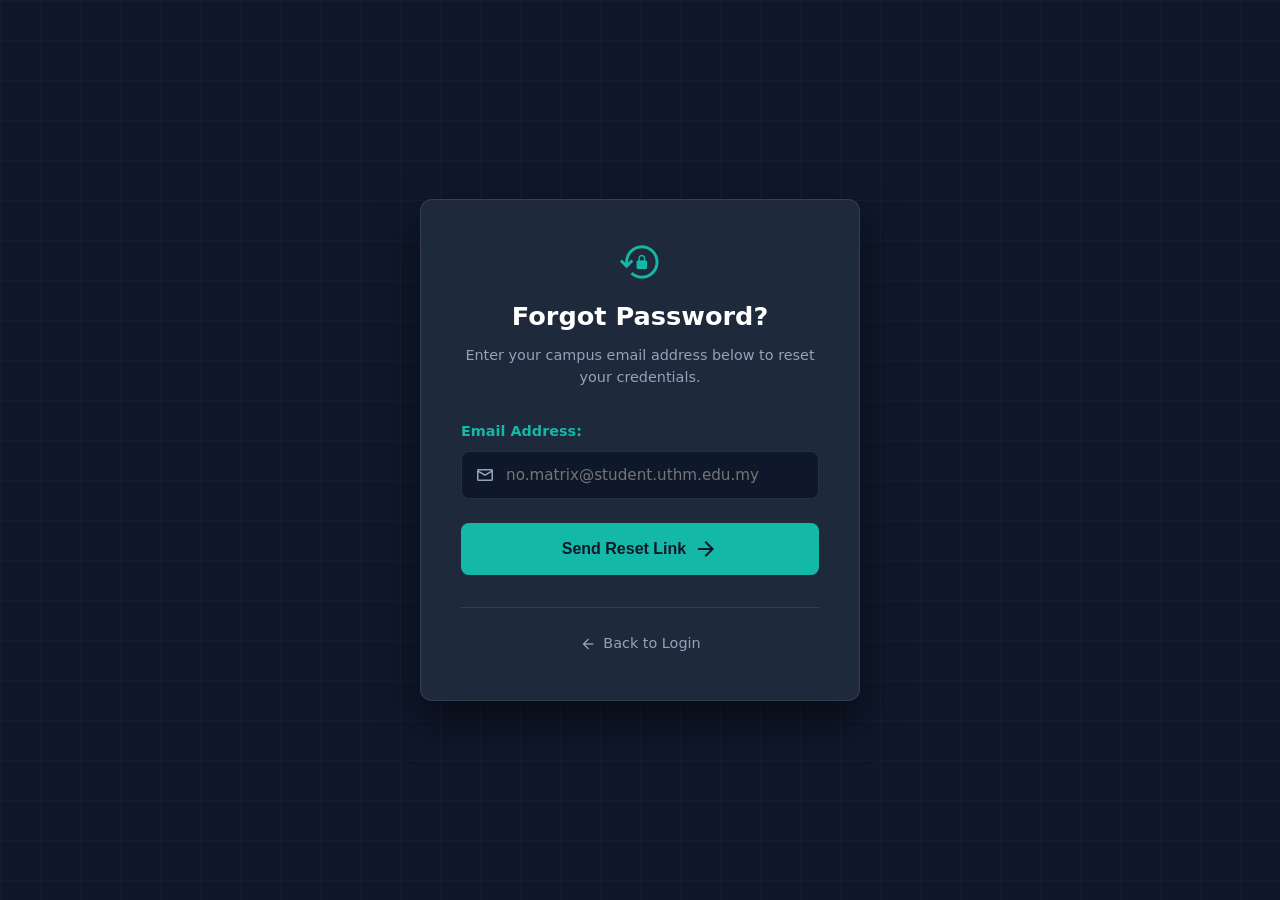
<file: forgot-password.html>
<!DOCTYPE html>
<html lang="en">
<head>
    <meta charset="UTF-8">
    <meta name="viewport" content="width=device-width, initial-scale=1.0">
    <title>LostNFound — Forgot Password</title>
    <link rel="stylesheet" href="style.css">
    <link rel="stylesheet" href="NavBarProfile.css">
    <link rel="stylesheet" href="https://fonts.googleapis.com/css2?family=Material+Symbols+Outlined:opsz,wght,FILL,GRAD@20,400,0,0" />
    <style>
        body {
            background-color: var(--navy);
            background-image: 
                linear-gradient(rgba(255, 255, 255, 0.02) 1px, transparent 1px),
                linear-gradient(90deg, rgba(255, 255, 255, 0.02) 1px, transparent 1px);
            background-size: 40px 40px;
            font-family: var(--font-body), Arial, sans-serif;
            display: flex;
            justify-content: center;
            align-items: center;
            min-height: 100vh;
            margin: 0;
            padding: 20px;
            box-sizing: border-box;
        }

        .auth-container {
            width: 100%;
            max-width: 440px;
            background-color: var(--navy2);
            border: 1px solid var(--border);
            border-radius: 12px;
            padding: 40px;
            box-shadow: 0 20px 40px rgba(0, 0, 0, 0.5);
            box-sizing: border-box;
        }

        .auth-header {
            text-align: center;
            margin-bottom: 32px;
        }

        .icon-shield {
            color: var(--teal);
            font-size: 44px !important;
            margin-bottom: 12px;
        }

        .auth-title {
            color: var(--white);
            font-size: 1.6rem;
            font-weight: 600;
            margin: 0 0 8px 0;
        }

        .auth-subtitle {
            color: var(--muted);
            font-size: 0.9rem;
            line-height: 1.5;
            margin: 0;
        }

        .form-group {
            margin-bottom: 24px;
        }

        .form-label {
            display: block;
            color: var(--teal);
            font-size: 0.9rem;
            font-weight: 500;
            margin-bottom: 10px;
        }

        .input-wrapper {
            position: relative;
            display: flex;
            align-items: center;
        }

        .input-icon {
            position: absolute;
            left: 14px;
            color: var(--muted);
            font-size: 20px !important;
            pointer-events: none;
        }

        .form-control {
            width: 100%;
            background-color: var(--navy);
            border: 1px solid var(--border);
            border-radius: 8px;
            padding: 14px 44px 14px 44px;
            color: var(--white);
            font-size: 0.95rem;
            box-sizing: border-box;
            transition: all 0.2s ease;
        }

        .form-control:focus {
            outline: none;
            border-color: var(--teal);
            box-shadow: 0 0 0 3px rgba(20, 184, 166, 0.2);
        }

        .password-toggle {
            position: absolute;
            right: 14px;
            background: none;
            border: none;
            color: var(--muted);
            cursor: pointer;
            padding: 0;
            display: flex;
            align-items: center;
            justify-content: center;
            transition: color 0.2s;
        }

        .password-toggle:hover {
            color: var(--teal);
        }

        .btn-submit {
            width: 100%;
            background-color: var(--teal);
            color: var(--navy);
            border: none;
            border-radius: 8px;
            padding: 14px;
            font-size: 1rem;
            font-weight: bold;
            cursor: pointer;
            display: flex;
            align-items: center;
            justify-content: center;
            gap: 8px;
            transition: all 0.2s ease;
        }

        .btn-submit:hover {
            opacity: 0.9;
            transform: translateY(-1px);
        }

        .btn-submit:disabled {
            background-color: var(--border);
            color: var(--muted);
            cursor: not-allowed;
            transform: none;
        }

        .auth-footer {
            text-align: center;
            margin-top: 32px;
            padding-top: 24px;
            border-top: 1px solid var(--border);
            font-size: 0.9rem;
        }

        .auth-link {
            color: var(--muted);
            text-decoration: none;
            display: inline-flex;
            align-items: center;
            gap: 6px;
            transition: color 0.2s;
        }

        .auth-link:hover {
            color: var(--teal);
        }

        .step-view {
            display: none;
        }

        .step-view.active {
            display: block;
        }

        .success-box {
            text-align: center;
        }

        .email-badge {
            background-color: rgba(255, 255, 255, 0.04);
            border: 1px solid var(--border);
            padding: 6px 14px;
            border-radius: 20px;
            color: var(--white);
            font-weight: bold;
            display: inline-block;
            margin: 16px 0;
            font-size: 0.9rem;
        }

        .demo-shortcut-btn {
            background: rgba(20, 184, 166, 0.1);
            color: var(--teal);
            border: 1px dashed var(--teal);
            margin-top: 20px;
            font-size: 0.85rem;
        }

        .demo-shortcut-btn:hover {
            background: rgba(20, 184, 166, 0.18);
        }

        /* ── DYNAMIC STRENGTH INDICATOR STYLES ── */
        .strength-meter-wrap {
            margin-top: 8px;
        }

        .strength-meter-bar {
            height: 4px;
            width: 100%;
            background-color: rgba(255, 255, 255, 0.1);
            border-radius: 2px;
            overflow: hidden;
            position: relative;
        }

        .strength-meter-fill {
            height: 100%;
            width: 0%;
            transition: width 0.3s ease, background-color 0.3s ease;
        }

        .strength-text {
            font-size: 0.8rem;
            color: var(--muted);
            display: block;
            margin-top: 4px;
            text-align: right;
            font-weight: 500;
        }

        /* Status Warna Petunjuk */
        .strength-weak { background-color: #ff6b6b; }
        .strength-medium { background-color: #f97316; }
        .strength-strong { background-color: #14b8a6; }

        /* ── CUSTOM PROFESSIONAL NOTIFICATION MODAL SYSTEM ── */
        .modal-overlay {
            position: fixed;
            top: 0;
            left: 0;
            width: 100%;
            height: 100%;
            background-color: rgba(14, 14, 26, 0.85);
            backdrop-filter: blur(4px);
            display: flex;
            justify-content: center;
            align-items: center;
            z-index: 9999;
            opacity: 0;
            pointer-events: none;
            transition: opacity 0.3s ease;
        }

        .modal-overlay.active {
            opacity: 1;
            pointer-events: auto;
        }

        .notification-card {
            background-color: var(--navy2);
            border: 1px solid var(--border);
            border-radius: 12px;
            width: 90%;
            max-width: 400px;
            padding: 32px;
            text-align: center;
            box-shadow: 0 25px 50px rgba(0, 0, 0, 0.6);
            transform: scale(0.9);
            transition: transform 0.3s cubic-bezier(0.34, 1.56, 0.64, 1);
        }

        .modal-overlay.active .notification-card {
            transform: scale(1);
        }

        .modal-icon-circle {
            width: 64px;
            height: 64px;
            border-radius: 50%;
            display: flex;
            align-items: center;
            justify-content: center;
            margin: 0 auto 20px;
        }

        .modal-icon-circle.success {
            background-color: rgba(20, 184, 166, 0.1);
            border: 1px solid var(--teal);
            color: var(--teal);
        }

        .modal-icon-circle.error {
            background-color: rgba(255, 107, 107, 0.1);
            border: 1px solid #ff6b6b;
            color: #ff6b6b;
        }

        .modal-icon-circle span {
            font-size: 36px !important;
        }

        .modal-title {
            color: var(--white);
            font-size: 1.3rem;
            font-weight: 600;
            margin: 0 0 10px 0;
        }

        .modal-desc {
            color: var(--muted);
            font-size: 0.95rem;
            line-height: 1.5;
            margin: 0 0 24px 0;
        }

        .modal-btn {
            background-color: var(--teal);
            color: var(--navy);
            border: none;
            border-radius: 6px;
            padding: 12px 24px;
            font-size: 0.95rem;
            font-weight: bold;
            cursor: pointer;
            transition: opacity 0.2s;
            width: 100%;
        }

        .modal-btn:hover {
            opacity: 0.9;
        }

        .modal-btn.error-btn {
            background-color: #ff6b6b;
            color: var(--white);
        }
    </style>
</head>
<body>

    <div class="auth-container">
        
        <div id="step1-view" class="step-view active">
            <div class="auth-header">
                <span class="material-symbols-outlined icon-shield">lock_reset</span>
                <h1 class="auth-title">Forgot Password?</h1>
                <p class="auth-subtitle">Enter your campus email address below to reset your credentials.</p>
            </div>

            <form id="request-form" onsubmit="goToStep2(event)">
                <div class="form-group">
                    <label class="form-label" style="color:var(--teal)">Email Address:</label>
                    <div class="input-wrapper">
                        <span class="material-symbols-outlined input-icon">mail</span>
                        <input type="email" id="user-email" class="form-control" placeholder="no.matrix@student.uthm.edu.my" required>
                    </div>
                </div>

                <button type="submit" class="btn-submit" id="send-btn">
                    <span>Send Reset Link</span>
                    <span class="material-symbols-outlined">arrow_forward</span>
                </button>
            </form>
        </div>

        <div id="step2-view" class="step-view success-box">
            <div class="auth-header">
                <span class="material-symbols-outlined icon-shield">mark_email_read</span>
                <h1 class="auth-title">Check Your Email</h1>
                <p class="auth-subtitle">We sent a password recovery link to your registered account:</p>
                
                <div id="display-target-email" class="email-badge">username@student.uthm.edu.my</div>
            </div>

            <button type="button" class="btn-submit demo-shortcut-btn" onclick="goToStep3()">
                <span class="material-symbols-outlined">ads_click</span>
                <span>[Demo] Simulate Clicking Email Link</span>
            </button>
        </div>

        <div id="step3-view" class="step-view">
            <div class="auth-header">
                <span class="material-symbols-outlined icon-shield">published_with_changes</span>
                <h1 class="auth-title">Reset Password</h1>
                <p class="auth-subtitle">Create a brand new secure credential for your account.</p>
            </div>

            <form id="reset-form" onsubmit="finalizeReset(event)">
                <div class="form-group">
                    <label class="form-label" style="color:var(--teal)">New Password:</label>
                    <div class="input-wrapper">
                        <span class="material-symbols-outlined input-icon">lock</span>
                        <input type="password" id="new-pass" class="form-control" placeholder="••••••••" minlength="6" oninput="checkPasswordStrength()" required>
                        <button type="button" class="password-toggle" onclick="togglePasswordVisibility('new-pass', this)">
                            <span class="material-symbols-outlined">visibility</span>
                        </button>
                    </div>
                    
                    <div class="strength-meter-wrap">
                        <div class="strength-meter-bar">
                            <div id="strength-bar-fill" class="strength-meter-fill"></div>
                        </div>
                        <span id="strength-text-label" class="strength-text">Password Strength: None</span>
                    </div>
                </div>

                <div class="form-group">
                    <label class="form-label" style="color:var(--teal)">Confirm Password:</label>
                    <div class="input-wrapper">
                        <span class="material-symbols-outlined input-icon">enhanced_encryption</span>
                        <input type="password" id="confirm-pass" class="form-control" placeholder="••••••••" minlength="6" required>
                        <button type="button" class="password-toggle" onclick="togglePasswordVisibility('confirm-pass', this)">
                            <span class="material-symbols-outlined">visibility</span>
                        </button>
                    </div>
                </div>

                <button type="submit" class="btn-submit">
                    <span>Update Password</span>
                    <span class="material-symbols-outlined">check_circle</span>
                </button>
            </form>
        </div>

        <div class="auth-footer">
            <a href="login.html" class="auth-link">
                <span class="material-symbols-outlined" style="font-size: 18px;">arrow_back</span>
                <span>Back to Login</span>
            </a>
        </div>
    </div>

    <div id="custom-modal-overlay" class="modal-overlay">
        <div class="notification-card">
            <div id="modal-icon-container" class="modal-icon-circle success">
                <span id="modal-icon" class="material-symbols-outlined">check_circle</span>
            </div>
            <h2 id="modal-title" class="modal-title">Success State</h2>
            <p id="modal-desc" class="modal-desc">Notification message goes here placeholder.</p>
            <button id="modal-action-btn" class="modal-btn" onclick="closeCustomModal()">Continue</button>
        </div>
    </div>

    <script>
        let currentModalAction = null;
        let globalTargetEmail = "";

        function togglePasswordVisibility(fieldId, buttonElement) {
            const passwordField = document.getElementById(fieldId);
            const iconSpan = buttonElement.querySelector('.material-symbols-outlined');
            
            if (passwordField.type === "password") {
                passwordField.type = "text";
                iconSpan.textContent = "visibility_off";
            } else {
                passwordField.type = "password";
                iconSpan.textContent = "visibility";
            }
        }

        // ── LOGIK SISTEM PASWORD STRONG INDICATOR UTK PRESENTATION ──
        function checkPasswordStrength() {
            const password = document.getElementById('new-pass').value;
            const barFill = document.getElementById('strength-bar-fill');
            const textLabel = document.getElementById('strength-text-label');
            
            let score = 0;
            
            if (!password) {
                barFill.style.width = "0%";
                barFill.className = "strength-meter-fill";
                textLabel.textContent = "Password Strength: None";
                return;
            }

            // Kriteria pengiraan markah kekuatan keselamatan
            if (password.length >= 6) score++; // Panjang minima dipenuhi
            if (password.length >= 10) score++; // Lebih panjang, lebih bagus
            if (/[A-Z]/.test(password) && /[a-z]/.test(password)) score++; // Gabungan huruf besar & kecil
            if (/[0-9]/.test(password)) score++; // Ada nombor
            if (/[^A-Za-z0-9]/.test(password)) score++; // Ada karakter khas/simbol (@,#,$,etc)

            // Paparan warna visual berdasarkan markah
            if (score <= 2) {
                barFill.style.width = "33%";
                barFill.className = "strength-meter-fill strength-weak";
                textLabel.innerHTML = `Password Strength: <span style="color: #ff6b6b; font-weight: bold;">Weak</span>`;
            } else if (score === 3 || score === 4) {
                barFill.style.width = "66%";
                barFill.className = "strength-meter-fill strength-medium";
                textLabel.innerHTML = `Password Strength: <span style="color: #f97316; font-weight: bold;">Medium</span>`;
            } else if (score >= 5) {
                barFill.style.width = "100%";
                barFill.className = "strength-meter-fill strength-strong";
                textLabel.innerHTML = `Password Strength: <span style="color: #14b8a6; font-weight: bold;">Strong 🔥</span>`;
            }
        }

        function showCustomNotification(title, message, type, actionCallback = null) {
            const overlay = document.getElementById('custom-modal-overlay');
            const iconContainer = document.getElementById('modal-icon-container');
            const icon = document.getElementById('modal-icon');
            const titleEl = document.getElementById('modal-title');
            const descEl = document.getElementById('modal-desc');
            const btn = document.getElementById('modal-action-btn');

            titleEl.textContent = title;
            descEl.textContent = message;
            currentModalAction = actionCallback;

            if(type === 'success') {
                iconContainer.className = "modal-icon-circle success";
                icon.textContent = "check_circle";
                btn.className = "modal-btn";
            } else {
                iconContainer.className = "modal-icon-circle error";
                icon.textContent = "error";
                btn.className = "modal-btn error-btn";
            }

            overlay.classList.add('active');
        }

        function closeCustomModal() {
            document.getElementById('custom-modal-overlay').classList.remove('active');
            if(currentModalAction && typeof currentModalAction === 'function') {
                currentModalAction();
            }
        }

        function goToStep2(event) {
            event.preventDefault();
            globalTargetEmail = document.getElementById('user-email').value;
            const sendBtn = document.getElementById('send-btn');
            
            sendBtn.disabled = true;
            sendBtn.innerHTML = `<span>Sending Link...</span>`;

            setTimeout(() => {
                document.getElementById('display-target-email').textContent = globalTargetEmail;
                switchView('step2-view');
            }, 1000);
        }

        function goToStep3() {
            switchView('step3-view');
        }

        function finalizeReset(event) {
            event.preventDefault();
            const pass = document.getElementById('new-pass').value;
            const confirmPass = document.getElementById('confirm-pass').value;

            if (pass !== confirmPass) {
                showCustomNotification(
                    "Mismatch Password", 
                    "The passwords you entered do not match. Please verify your entries and try again.", 
                    "error"
                );
                return;
            }

            localStorage.setItem("registeredEmail", globalTargetEmail);
            localStorage.setItem("registeredPassword", pass);

            showCustomNotification(
                "Password Updated", 
                "Your account security credentials have been successfully updated. You can now log in using your new password.", 
                "success",
                function() {
                    window.location.href = "login.html";
                }
            );
        }

        function switchView(viewId) {
            document.querySelectorAll('.step-view').forEach(view => {
                view.classList.remove('active');
            });
            document.getElementById(viewId).classList.add('active');
        }
    </script>
</body>
</html>
</file>
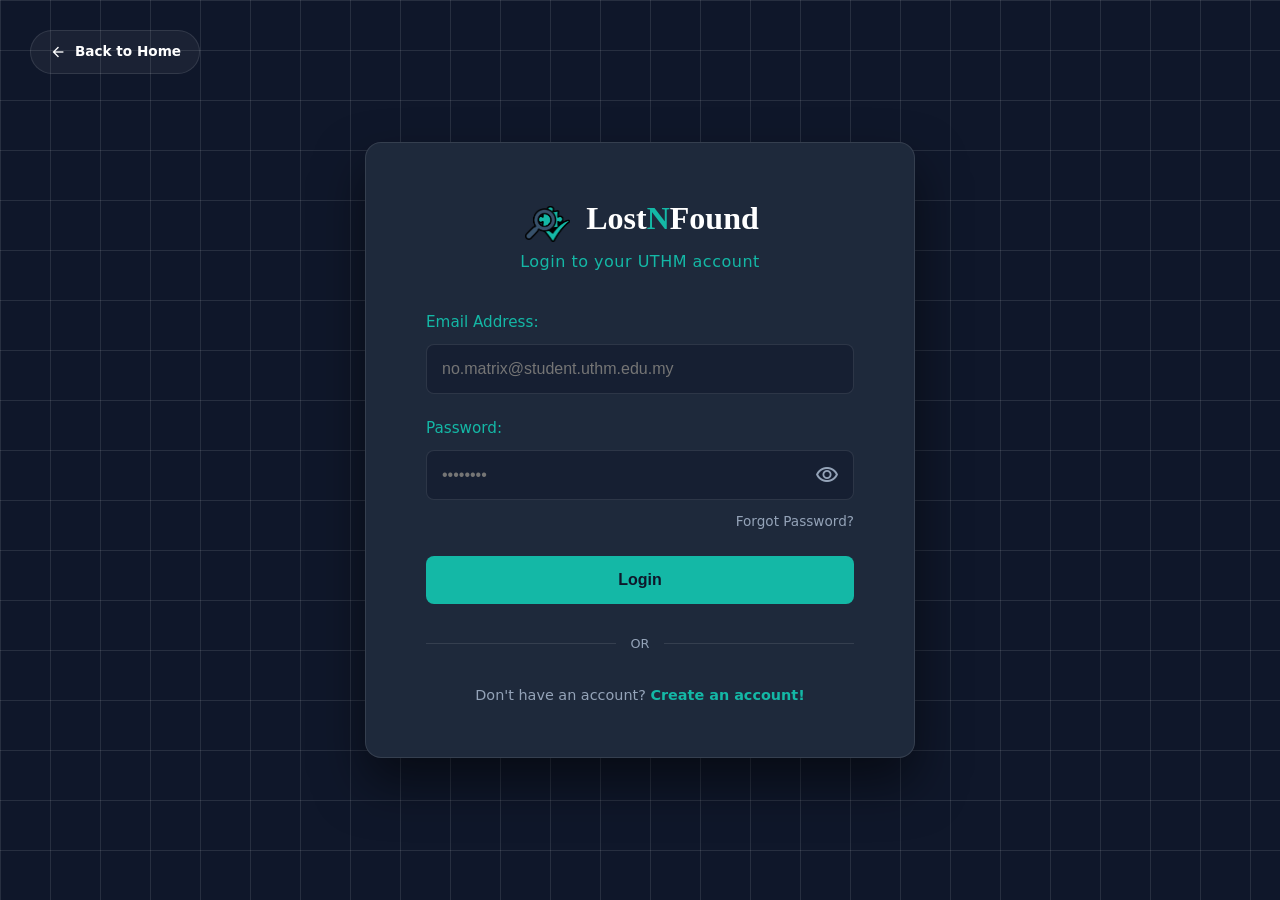
<file: login.html>
<!DOCTYPE html>
<html lang="ms">
<head>
    <meta charset="UTF-8">
    <meta name="viewport" content="width=device-width, initial-scale=1.0">
    <title>LostNFound — Login</title>
    <link rel="stylesheet" href="style.css">
    <link rel="stylesheet" href="https://fonts.googleapis.com/css2?family=Material+Symbols+Outlined:opsz,wght,FILL,GRAD@20,400,0,0" />
    <style>
        .popup-overlay {
            display: none;
            position: fixed;
            inset: 0;
            background: rgba(0, 0, 0, 0.6);
            backdrop-filter: blur(3px);
            z-index: 9999;
            align-items: center;
            justify-content: center;
        }
        .popup-overlay.active {
            display: flex;
        }
    </style>
</head>
<body class="login-body">

    <a href="index.html" class="btn-back-home">
        <span class="material-symbols-outlined" style="font-size: 18px;">arrow_back</span> Back to Home
    </a>

    <div class="login-wrapper">
        <div class="login-header-inline">
            <div class="nav-logo-box">
                <div class="icon check-icon"></div>
                <div class="icon search-icon"></div>
            </div>
            <div class="login-brand">Lost<span>N</span>Found</div>
        </div>
        
        <div class="login-subtitle">Login to your UTHM account</div>

        <form onsubmit="loginUser(event)">
            <div class="login-form-group">
                <label>Email Address: </label>
                <input type="email" id="loginEmail" class="login-input" placeholder="no.matrix@student.uthm.edu.my" required>
            </div>
            
            <div class="login-form-group">
                <label>Password: </label>
                <div class="password-container">
                    <input type="password" id="passwordField" class="login-input" placeholder="••••••••" required>
                    <span class="material-symbols-outlined toggle-password" onclick="togglePassword()">visibility</span>
                </div>
                <div class="forgot-link-wrap">
                    <a href="forgot-password.html">Forgot Password?</a>
                </div>
            </div>

            <button type="submit" class="btn-submit-login">Login</button>
        </form>

        <div class="separator"><span>OR</span></div>

        <div class="login-footer-text">
            Don't have an account? <a href="register.html">Create an account!</a>
        </div>
    </div>

    <!-- Error Popup -->
    <div id="errorPopup" class="popup-overlay">
        <div class="popup-box error-box">
            <span class="material-symbols-outlined popup-icon error-icon">warning</span>
            <h2>Account Not Found</h2>
            <p id="errorText">
                Hmm... this account does not exist or the password is incorrect.
            </p>
            <button onclick="closePopup()">Try Again</button>
        </div>
    </div>

    <script>
        function togglePassword() {
            const field = document.getElementById('passwordField');
            const icon = document.querySelector('.toggle-password');
            if (field.type === 'password') {
                field.type = 'text';
                icon.textContent = 'visibility_off';
            } else {
                field.type = 'password';
                icon.textContent = 'visibility';
            }
        }

        function loginUser(event) {
            event.preventDefault();

            const emailInput = document.getElementById("loginEmail").value;
            const passwordInput = document.getElementById("passwordField").value;

            // Check dari senarai semua users
            let allUsers = JSON.parse(localStorage.getItem("lostnfoundUsers")) || [];

            // Fallback: sokongan account lama (sebelum update)
            const legacyUser = JSON.parse(localStorage.getItem("lostnfoundUser"));
            if (legacyUser && allUsers.length === 0) {
                allUsers = [legacyUser];
                localStorage.setItem("lostnfoundUsers", JSON.stringify(allUsers));
            }

            const matchedUser = allUsers.find(u => u.email === emailInput && u.password === passwordInput);

            if (matchedUser) {
                localStorage.setItem("isLoggedIn", "true");
                localStorage.setItem("currentUserEmail", matchedUser.email);
                localStorage.setItem("userName", matchedUser.firstName + " " + matchedUser.lastName);
                // Simpan juga untuk compatibility dengan kod lama
                localStorage.setItem("lostnfoundUser", JSON.stringify(matchedUser));
                window.location.href = "index.html";
            } else if (allUsers.length === 0) {
                showError("Account not found. Please register first.");
            } else {
                showError("Hmm.. you entered the wrong password or email.");
            }
        }

        function showError(message) {
            document.getElementById("errorText").textContent = message;
            document.getElementById("errorPopup").classList.add("active");
        }

        function closePopup() {
            document.getElementById("errorPopup").classList.remove("active");
        }
    </script>
</body>
</html>
</file>
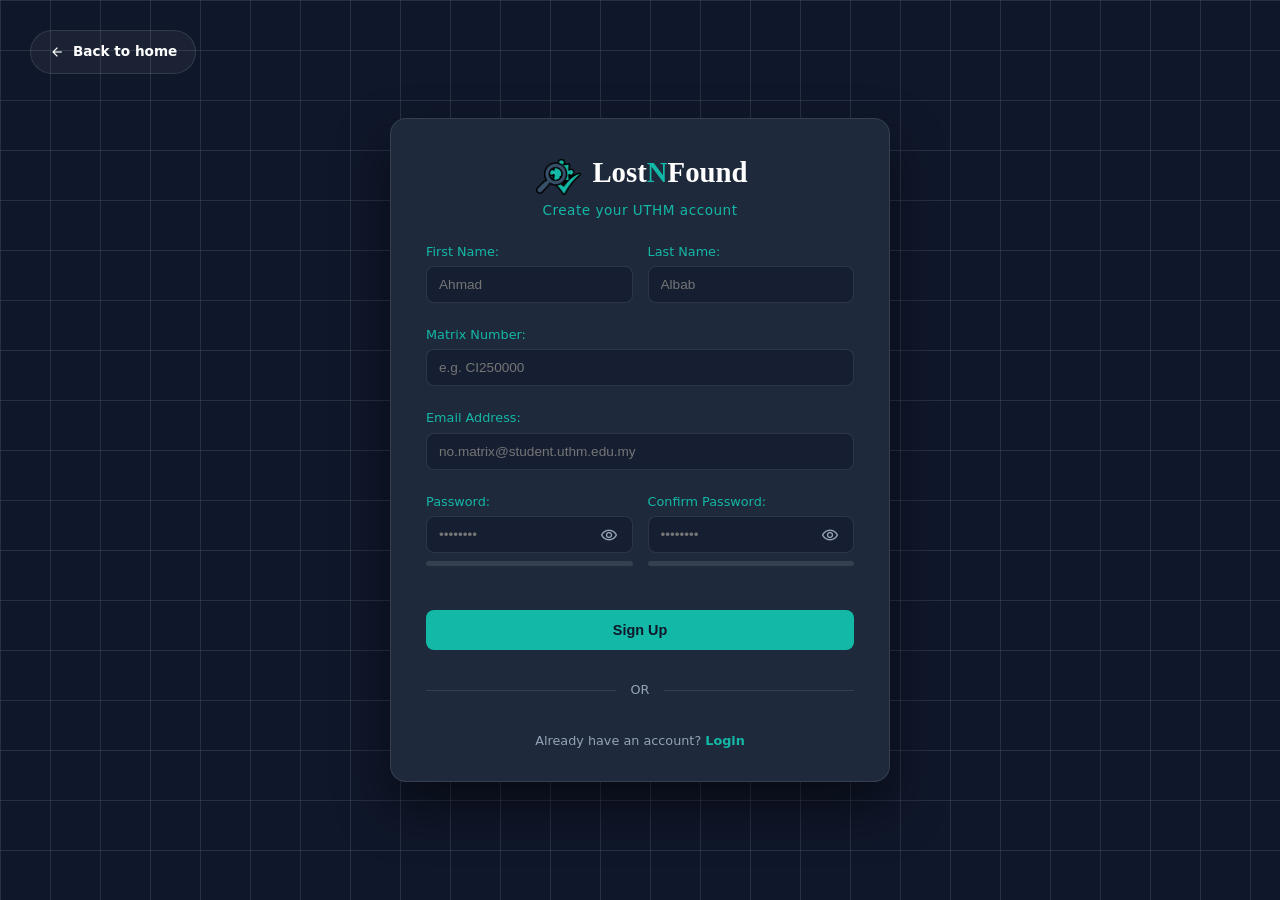
<file: register.html>
<!DOCTYPE html>
<html lang="ms">
<head>
    <meta charset="UTF-8">
    <meta name="viewport" content="width=device-width, initial-scale=1.0">
    <title>LostNFound — Register</title>
    <link rel="stylesheet" href="style.css">
    <link rel="stylesheet" href="https://fonts.googleapis.com/css2?family=Material+Symbols+Outlined:opsz,wght,FILL,GRAD@20,400,0,0" />
    <style>
        /* Popup overlay */
        .popup-overlay {
            display: none;
            position: fixed;
            inset: 0;
            background: rgba(0, 0, 0, 0.6);
            backdrop-filter: blur(3px);
            z-index: 9999;
            align-items: center;
            justify-content: center;
        }
        .popup-overlay.active {
            display: flex;
        }

        /* Password strength bar */
        .password-strength {
            width: 100%;
            height: 5px;
            background: rgba(255, 255, 255, 0.1);
            border-radius: 10px;
            margin-top: 8px;
            overflow: hidden;
        }
        .password-strength div {
            height: 100%;
            width: 0%;
            border-radius: 10px;
            transition: width 0.3s ease, background 0.3s ease;
        }
        #strengthText, #strengthText1 {
            font-size: 0.75rem;
            margin-top: 4px;
            min-height: 18px;
        }
    </style>
</head>
<body class="login-body">

    <a href="index.html" class="btn-back-home">
        <span class="material-symbols-outlined" style="font-size: 16px;">arrow_back</span> Back to home
    </a>

    <div class="login-wrapper register-wrapper">
        <div class="login-header-inline">
            <div class="nav-logo-box">
                <div class="icon check-icon"></div>
                <div class="icon search-icon"></div>
            </div>
            <div class="login-brand">Lost<span>N</span>Found</div>
        </div>
        
        <p class="login-subtitle">Create your UTHM account</p>

        <form onsubmit="registerSuccess(event)" autocomplete="off">
            <div class="register-grid">
                <div class="login-form-group">
                    <label>First Name: </label>
                    <input type="text" id="regFirstName" class="login-input" placeholder="Ahmad" autocomplete="given-name" required>
                </div>
                <div class="login-form-group">
                    <label>Last Name: </label>
                    <input type="text" id="regLastName" class="login-input" placeholder="Albab" autocomplete="family-name" required>
                </div>

                <div class="login-form-group full-width">
                    <label>Matrix Number: </label>
                    <input type="text" id="regMatrix" class="login-input" placeholder="e.g. CI250000" autocomplete="off" required>
                </div>

                <div class="login-form-group full-width">
                    <label>Email Address: </label>
                    <input type="email" id="regEmail" class="login-input" placeholder="no.matrix@student.uthm.edu.my" autocomplete="email" required>
                </div>
                
                <div class="login-form-group">
                    <label>Password: </label>
                    <div class="password-container">
                        <input type="password" id="p1" class="login-input" placeholder="••••••••" autocomplete="new-password" required>
                        <span class="material-symbols-outlined toggle-password" onclick="togglePassword('p1')">visibility</span>
                    </div>
                    <div class="password-strength">
                        <div id="strengthBar"></div>
                    </div>
                    <p id="strengthText"></p>
                </div>
                <div class="login-form-group">
                    <label>Confirm Password: </label>
                    <div class="password-container">
                        <input type="password" id="p2" class="login-input" placeholder="••••••••" autocomplete="new-password" required>
                        <span class="material-symbols-outlined toggle-password" onclick="togglePassword('p2')">visibility</span>
                    </div>
                    <div class="password-strength">
                        <div id="strengthBar1"></div>
                    </div>
                    <p id="strengthText1"></p>
                </div>
            </div>

            <button type="submit" class="btn-submit-login">Sign Up</button>
        </form>

        <div class="separator"><span>OR</span></div>

        <div class="login-footer-text" style="font-size: 0.8rem; margin-top: 20px;">
            Already have an account? <a href="login.html">Login</a>
        </div>
    </div>

    <!-- Success Popup — di luar .login-wrapper -->
    <div id="successPopup" class="popup-overlay">
        <div class="popup-box">
            <span class="material-symbols-outlined popup-icon">check_circle</span>
            <h2>Registration Successful</h2>
            <p>Your account has been created successfully.</p>
            <button onclick="goToLogin()">Continue</button>
        </div>
    </div>

    <script>
    function togglePassword(id) {
        const field = document.getElementById(id);
        const icon = field.nextElementSibling;
        if (field.type === 'password') {
            field.type = 'text';
            icon.textContent = 'visibility_off';
        } else {
            field.type = 'password';
            icon.textContent = 'visibility';
        }
    }

    function updateStrength(inputElement, barElement, textElement) {
        const value = inputElement.value;
        let strength = 0;

        if (value.length === 0) {
            barElement.style.width = "0%";
            textElement.textContent = "";
            return;
        }

        if (value.length >= 6) strength++;
        if (/[A-Z]/.test(value)) strength++;
        if (/[0-9]/.test(value)) strength++;
        if (/[@$!%*?&]/.test(value)) strength++;

        switch (strength) {
            case 1:
                barElement.style.width = "25%";
                barElement.style.background = "#ef4444";
                textElement.textContent = "Weak Password";
                textElement.style.color = "#ef4444";
                break;
            case 2:
                barElement.style.width = "50%";
                barElement.style.background = "#f59e0b";
                textElement.textContent = "Medium Password";
                textElement.style.color = "#f59e0b";
                break;
            case 3:
                barElement.style.width = "75%";
                barElement.style.background = "#3b82f6";
                textElement.textContent = "Strong Password";
                textElement.style.color = "#3b82f6";
                break;
            case 4:
                barElement.style.width = "100%";
                barElement.style.background = "#22c55e";
                textElement.textContent = "Very Strong Password";
                textElement.style.color = "#22c55e";
                break;
            default:
                barElement.style.width = "10%";
                barElement.style.background = "#ef4444";
                textElement.textContent = "Too Short";
                textElement.style.color = "#ef4444";
        }
    }

    const p1 = document.getElementById("p1");
    const p2 = document.getElementById("p2");

    p1.addEventListener("input", () => updateStrength(p1, document.getElementById("strengthBar"), document.getElementById("strengthText")));
    p2.addEventListener("input", () => updateStrength(p2, document.getElementById("strengthBar1"), document.getElementById("strengthText1")));

    function registerSuccess(event) {
        event.preventDefault();

        if (p1.value !== p2.value) {
            alert("❌ Passwords do not match! Please try again.");
            p2.focus();
            return;
        }

        const firstName = document.getElementById("regFirstName").value;
        const lastName  = document.getElementById("regLastName").value;
        const matrix    = document.getElementById("regMatrix").value;
        const email     = document.getElementById("regEmail").value;
        const password  = p1.value;

        // Support multiple accounts — simpan dalam array
        let allUsers = JSON.parse(localStorage.getItem("lostnfoundUsers")) || [];

        const emailExists = allUsers.some(u => u.email === email);
        if (emailExists) {
            alert("❌ Email ini sudah didaftarkan. Sila guna email lain.");
            return;
        }

        const newUser = { firstName, lastName, matrix, email, password };
        allUsers.push(newUser);
        localStorage.setItem("lostnfoundUsers", JSON.stringify(allUsers));

        // Kekalkan key lama supaya kod lain tak rosak (simpan user terbaru)
        localStorage.setItem("lostnfoundUser", JSON.stringify(newUser));
        localStorage.removeItem("isLoggedIn");

        document.getElementById("successPopup").classList.add("active");
    }

    function goToLogin() {
        window.location.href = "login.html";
    }
    </script>
</body>
</html>
</file>
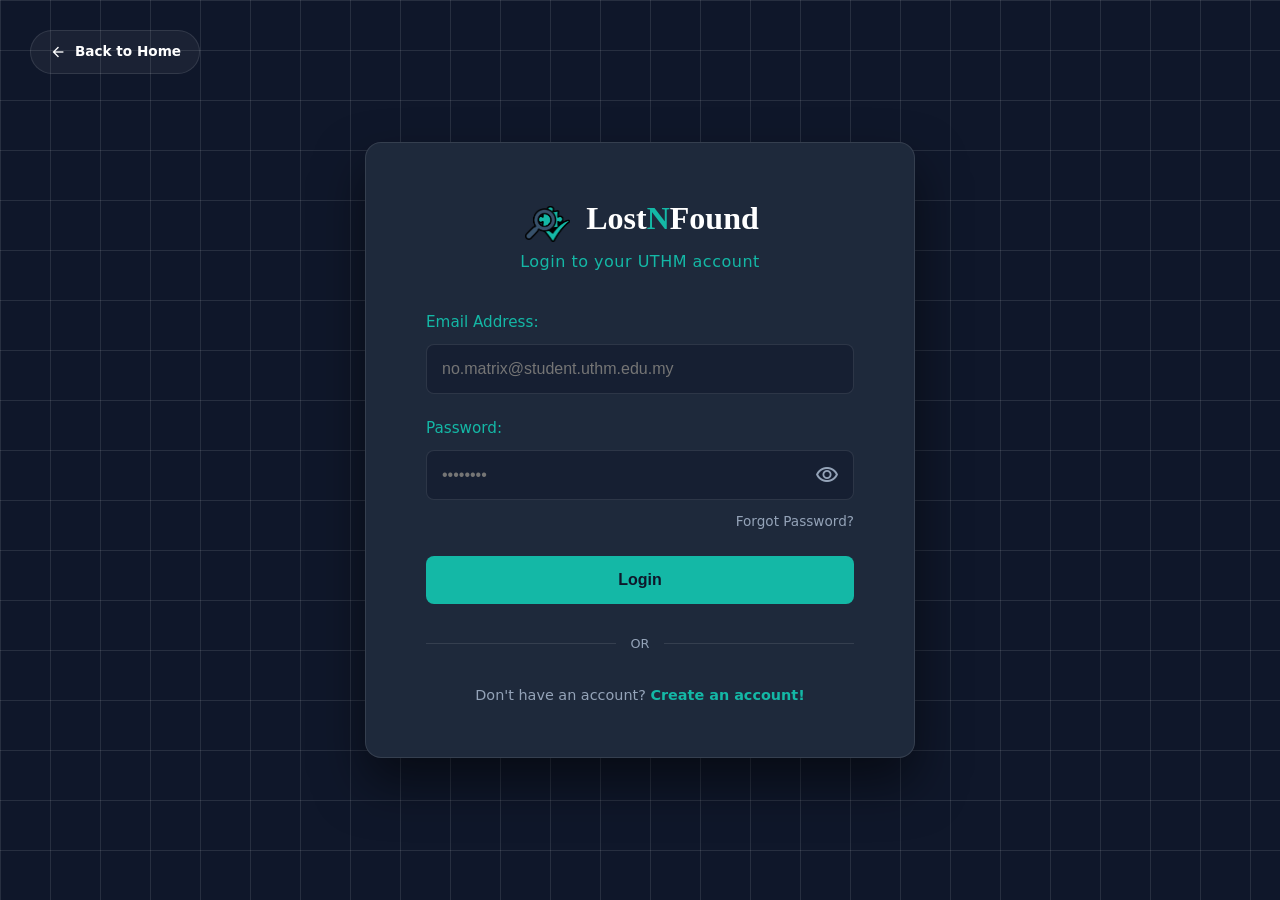
<file: report.html>
<!DOCTYPE html>
<html lang="ms">
<head>
    <meta charset="UTF-8">
    <meta name="viewport" content="width=device-width, initial-scale=1.0">
    <title>LostNFound — Report an Item</title>
    <link rel="stylesheet" href="style.css">
    <link rel="stylesheet" href="NavBarProfile.css">
    <link rel="stylesheet" href="https://fonts.googleapis.com/css2?family=Material+Symbols+Outlined:opsz,wght,FILL,GRAD@20,400,0,0" />
    <style>
    .modal-overlay {
        position: fixed;
        top: 0; left: 0;
        width: 100%; height: 100%;
        background-color: rgba(15, 23, 42, 0.85);
        backdrop-filter: blur(5px);
        display: flex;
        justify-content: center;
        align-items: center;
        z-index: 10000;
        opacity: 0;
        pointer-events: none;
        transition: opacity 0.3s ease;
    }
    .modal-overlay.active { opacity: 1; pointer-events: auto; }
    .popup-card {
        background-color: #1e293b;
        border: 1px solid rgba(255,255,255,0.08);
        border-radius: 14px;
        width: 90%; max-width: 400px;
        padding: 30px; text-align: center;
        box-shadow: 0 25px 50px rgba(0,0,0,0.5);
        transform: scale(0.9);
        transition: transform 0.3s cubic-bezier(0.34, 1.56, 0.64, 1);
    }
    .modal-overlay.active .popup-card { transform: scale(1); }
    .popup-icon-wrap {
        width: 60px; height: 60px; border-radius: 50%;
        display: flex; align-items: center; justify-content: center;
        margin: 0 auto 18px;
    }
    .popup-icon-wrap.confirm {
        background-color: rgba(20, 184, 166, 0.1);
        border: 1px solid #14b8a6; color: #14b8a6;
    }
    .popup-icon-wrap span { font-size: 32px !important; }
    .popup-title { color: #fff; font-size: 1.25rem; font-weight: 600; margin: 0 0 10px; }
    .popup-desc { color: #94a3b8; font-size: 0.92rem; line-height: 1.5; margin: 0 0 24px; }
    .popup-btn-group { display: flex; gap: 12px; justify-content: center; }
    .popup-btn {
        padding: 11px 22px; font-size: 0.9rem; font-weight: 600;
        border-radius: 8px; cursor: pointer; border: none;
        transition: all 0.2s; flex: 1;
    }
    .popup-btn.btn-danger { background-color: #ef4444; color: #fff; }
    .popup-btn.btn-danger:hover { background-color: #dc2626; }
    .popup-btn.btn-secondary {
        background-color: rgba(255,255,255,0.05);
        border: 1px solid rgba(255,255,255,0.1); color: #fff;
    }
    .popup-btn.btn-secondary:hover { background-color: rgba(255,255,255,0.1); }
    </style>
</head>
<body>
    <nav>
        <a href="index.html" class="nav-left">
            <div class="nav-logo-box">
                <div class="icon check-icon"></div>
                <div class="icon search-icon"></div>
            </div>
            <div class="nav-brand">Lost<span>N</span>Found</div>
        </a>
        <div class="nav-links">
            <a href="index.html#how-it-works">How it works</a>
            <a href="browse.html">Browse</a>
            <a href="report.html" class="active">Report</a>
            <a href="about.html">About</a>
        </div>
        
        <div id="nav-auth-section">
      
            <a href="login.html" class="btn-login" id="nav-login-btn">Login</a>

           
            <div class="nav-profile-container" id="nav-profile-box" style="display: none;">
                <div class="nav-profile-trigger" onclick="toggleProfileMenu()">
                    <div class="nav-avatar">
                        <span class="material-symbols-outlined">account_circle</span>
                    </div>
                    <span class="nav-username">Ahmad Albab</span>
                    <span class="material-symbols-outlined arrow-icon">keyboard_arrow_down</span>
                </div>
                
                <div class="nav-profile-dropdown" id="profileDropdown">
                    <a href="admin.html">
                        <span class="material-symbols-outlined">dashboard</span> Admin
                    </a>
                    <a href="settings.html">
                        <span class="material-symbols-outlined">settings</span> Settings
                    </a>
                    <hr>
                    <a href="#" onclick="logoutUser(event)" class="logout-link">
                        <span class="material-symbols-outlined">logout</span> Log Out
                    </a>
                </div>
            </div>
        </div>
    </nav>

    <div id="premium-popup-overlay" class="modal-overlay">
        <div class="popup-card">
            <div class="popup-icon-wrap confirm">
                <span class="material-symbols-outlined">logout</span>
            </div>
            <h3 class="popup-title">Log Out Account</h3>
            <p class="popup-desc">Are you sure you want to sign out of the LostNFound system?</p>
            <div class="popup-btn-group">
                <button class="popup-btn btn-secondary" onclick="closeLogoutPopup()">Cancel</button>
                <button class="popup-btn btn-danger" onclick="confirmLogout()">Yes, Log Out</button>
            </div>
        </div>
    </div>

    <header class="hero" style="min-height: auto; padding: 140px 10% 60px;">
        <div class="hero-content">
            <div class="nav-brand"><span>Report Items</span></div>
            <h1 class="nav-brand">Report a <span>Lost</span> or <span>Found</span> Item</h1>
            <p class="nav-brand">Help connect UTHM community members with their lost belongings. Fill in as much detail as possible.</p>
        </div>
    </header>
    
    <main class="report-main" style="padding: 80px 10%; max-width: 1200px; margin: 0 auto;">
        <div class="report-wrapper">
            <div class="form-container">
                <div class="form-header">
                    <div style="display: flex; align-items: center; gap: 10px;">
                        <span style="font-size: 1.5rem;">📋</span>
                        <h2>Report an Item</h2>
                    </div>
                    <a href="index.html" class="close-btn" style="text-decoration: none;">&times;</a>
                </div>

                <form id="reportForm">
                    <div class="report-type-grid">
                        <button type="button" class="type-btn active-lost" id="lostBtn" onclick="toggleReportType('lost')">
                            🔍 Lost Item
                        </button>
                        <button type="button" class="type-btn" id="foundBtn" onclick="toggleReportType('found')">
                            ✅ Found Item
                        </button>
                    </div>

                    <input type="hidden" id="reportType" name="reportType" value="lost">

                    <div class="form-group">
                        <label>Item Name <span>*</span></label>
                        <input type="text" class="form-control" placeholder="e.g. AirPods Pro, Student ID..." required>
                    </div>

                    <div style="display: grid; grid-template-columns: 1fr 1fr; gap: 15px;">
                        <div class="form-group">
                            <label>Category <span>*</span></label>
                            <select class="form-control" required>
                                <option value="">Select category</option>
                                <option value="electronics">Electronics</option>
                                <option value="keys">Keys & Cards</option>
                                <option value="bags">Bags & Wallets</option>
                                <option value="stationery">Stationery</option>
                                <option value="clothings">Clothing</option>
                                <option value="documents">Documents</option>
                                <option value="others">Others</option>
                            </select>
                        </div>
                        <div class="form-group">
                            <label>Date <span>*</span></label>
                            <input type="date" class="form-control" required>
                        </div>
                    </div>

                    <div class="form-group">
                        <label>Location <span>*</span></label>
                        <input type="text" class="form-control" placeholder="e.g. Library PTTA, Block G..." required>
                    </div>

                    <div class="form-group">
                        <label>Description</label>
                        <textarea class="form-control" rows="4" placeholder="Describe the item — colour, brand, unique markings..."></textarea>
                    </div>

                    <div class="form-group">
                        <label>Photo <span>*</span></label>
                        <div class="upload-zone" id="uploadZone" style="cursor: pointer; position: relative;" onclick="document.getElementById('fileInput').click()">
                            <input type="file" id="fileInput" accept="image/*" style="display: none;">
                            
                            <div id="uploadDefault">
                                <img src="https://img.icons8.com/fluency/48/camera.png" width="30" alt="camera">
                                <p><strong>Click to upload</strong> or drag & drop<br><span>JPEG / PNG - Max 5MB</span></p>
                            </div>

                            <div id="imagePreviewContainer" style="display: none; width: 100%; position: relative; text-align: center;">
                                <img id="imagePreview" src="" alt="Preview" style="max-height: 180px; border-radius: 8px; object-fit: contain; margin: 0 auto; display: block;">
                                <button type="button" id="btnRemoveImage" style="position: absolute; top: -10px; right: 10px; background: #EF4444; color: white; border: none; border-radius: 50%; width: 25px; height: 25px; font-size: 14px; cursor: pointer; display: flex; align-items: center; justify-content: center; font-weight: bold; box-shadow: 0 2px 5px rgba(0,0,0,0.2);">×</button>
                            </div>
                        </div>
                    </div>

                    <button type="submit" class="btn-submit-report">
                        Submit Report
                    </button>
                </form>
            </div>

            <aside class="tips-sidebar">
                <h3>Tips for a Good Report</h3>
                <div class="tip-item">
                    <div class="tip-icon">📸</div>
                    <div class="tip-text">
                        <strong>Add a photo</strong>
                        <p>Reports with photos get 3× more responses than those without.</p>
                    </div>
                </div>
                <div class="tip-item">
                    <div class="tip-icon">📍</div>
                    <div class="tip-text">
                        <strong>Be specific about location</strong>
                        <p>"Library Level 2, near the printer" is better than just "Library".</p>
                    </div>
                </div>
                <div class="tip-item">
                    <div class="tip-icon">🎨</div>
                    <div class="tip-text">
                        <strong>Describe unique features</strong>
                        <p>Colour, brand, stickers, scratches, or contents help narrow it down.</p>
                    </div>
                </div>
                <div class="tip-item">
                    <div class="tip-icon">📅</div>
                    <div class="tip-text">
                        <strong>Report as soon as possible</strong>
                        <p>The sooner you report, the better the chances of recovery.</p>
                    </div>
                </div>
            </aside>
        </div>
    </main>

    <div class="floating-chat-container">
        
        <div class="chat-popup" id="chatPopup">
            
            <div class="chat-main-view" id="chatMainView">
                <div class="chat-header">
                    <h3>Messages</h3>
                    <span class="material-symbols-outlined close-chat" onclick="toggleChatWidget()">close</span>
                </div>
                <div class="chat-body" id="chatBody">
                    <div class="no-message" id="noMessagePlaceholder">
                        <span class="material-symbols-outlined">forum</span>
                        <p>No recent messages</p>
                    </div>
                    <div class="chat-list" id="chatList" style="display: none;"></div>
                </div>
            </div>

            <div class="chat-conversation-view" id="chatConversationView">
                <div class="chat-header-custom">
                    <span class="material-symbols-outlined back-to-list" onclick="closeConversationScreen()">arrow_back</span>
                    <div class="chat-header-info">
                        <h4 id="chatActiveUser">Username</h4>
                    </div>
                </div>

                <div class="chat-messages-container" id="chatConversationBody"></div>

                <div class="chat-footer-custom">
                    <input type="text" id="chatInputField" class="chat-input-field" placeholder="Type a message..." onkeypress="handleChatKeyPress(event)">
                    <button class="btn-send-chat" onclick="sendNewChatMessage()">
                        <span class="material-symbols-outlined" style="font-size: 18px;">send</span>
                    </button>
                </div>
            </div>

        </div>

        <button class="chat-trigger-btn" onclick="toggleChatWidget()">
            <span class="material-symbols-outlined" id="chatIcon">mail</span>
            <span class="chat-badge" id="chatBadge" style="display: none;"></span>
        </button>
    </div>

    <footer>
    <div class="footer-container">
        <div class="footer-logo-box">
            <div class="logo-container">
                <div class="icon check-icon"></div>
                <div class="icon search-icon"></div>
            </div>
        </div>

        <div class="footer-brand-info">
            <a href="index.html" class="footer-brand">Lost<span>N</span>Found</a>
            <p>A centralized digital platform for the UTHM community to reconnect with their lost belongings quickly and safely.</p>
        </div>

        <div class="footer-links-col">
            <h4>Navigation</h4>
            <ul>
                <li><a href="index.html">Home</a></li>
                <li><a href="browse.html">Browse Items</a></li>
                <li><a href="report.html" class="active">Report Item</a></li>
                <li><a href="about.html">About Us</a></li>
            </ul>
        </div>

        <div class="footer-links-col">
            <h4>Support</h4>
            <ul>
                <li><a href="#team">Contact Us</a></li>
                <li><a href="https://portal.uthm.edu.my" target="_blank">UTHM Portal</a></li>
                <li><a href="https://amo.uthm.edu.my/informasi/ruang-kuliah-gunasama?view=article&id=39:pelan-lokasi-ruang-kuliah-gunasama&catid=2" target="_blank">Campus Map</a></li>
            </ul>
        </div>
    </div>

    <div class="footer-bottom">
        <p>© 2026  LostNFound — Group 10, BIW 20303 Web Design, UTHM</p>
    </div>
    </footer>

    <script src="function.js"></script>
    <script>
        document.addEventListener("DOMContentLoaded", () => {
            checkLoginStatus();
        });

        function checkLoginStatus() {
            const isLoggedIn = localStorage.getItem("isLoggedIn");
            const loginBtn = document.getElementById("nav-login-btn");
            const profileBox = document.getElementById("nav-profile-box");

            if (isLoggedIn === "true") {
                // Jika user dah login, sorok butang login & tunjuk kotak profil
                if (loginBtn) loginBtn.style.display = "none";
                if (profileBox) profileBox.style.display = "block";
                
                // Tukar nama user secara dinamik
                const storedName = localStorage.getItem("userName");
                if (storedName) {
                    document.querySelector(".nav-username").textContent = storedName;
                }
            } else {
                // Belum login — redirect ke login.html, simpan destinasi asal
                localStorage.setItem("redirectAfterLogin", "report.html");
                window.location.href = "login.html";
            }
        }

        // Fungsi untuk buka/tutup menu dropdown profil
        function toggleProfileMenu() {
            const dropdown = document.getElementById("profileDropdown");
            dropdown.classList.toggle("show");
            
            // Pusingkan ikon anak panah sikit masa dropdown aktif
            const arrow = document.querySelector(".arrow-icon");
            if(dropdown.classList.contains("show")) {
                arrow.style.transform = "rotate(180deg)";
            } else {
                arrow.style.transform = "rotate(0deg)";
            }
        }

        // Tutup dropdown jika user klik di luar kawasan profil
        window.addEventListener("click", (e) => {
            if (!document.getElementById("nav-profile-box").contains(e.target)) {
                const dropdown = document.getElementById("profileDropdown");
                if (dropdown.classList.contains("show")) {
                    dropdown.classList.remove("show");
                    document.querySelector(".arrow-icon").style.transform = "rotate(0deg)";
                }
            }
        });

        // Fungsi Log Keluar (Logout)
        function logoutUser(event) {
            event.preventDefault();
            document.getElementById('premium-popup-overlay').classList.add('active');
        }

        function closeLogoutPopup() {
            document.getElementById('premium-popup-overlay').classList.remove('active');
        }

        function confirmLogout() {
            localStorage.removeItem('isLoggedIn');
            sessionStorage.removeItem('isAdminAuthenticated');
            localStorage.removeItem('userName');
            localStorage.removeItem("currentUserEmail");
            window.location.href = 'index.html';
        }
    </script>
</body>
</html>
</file>
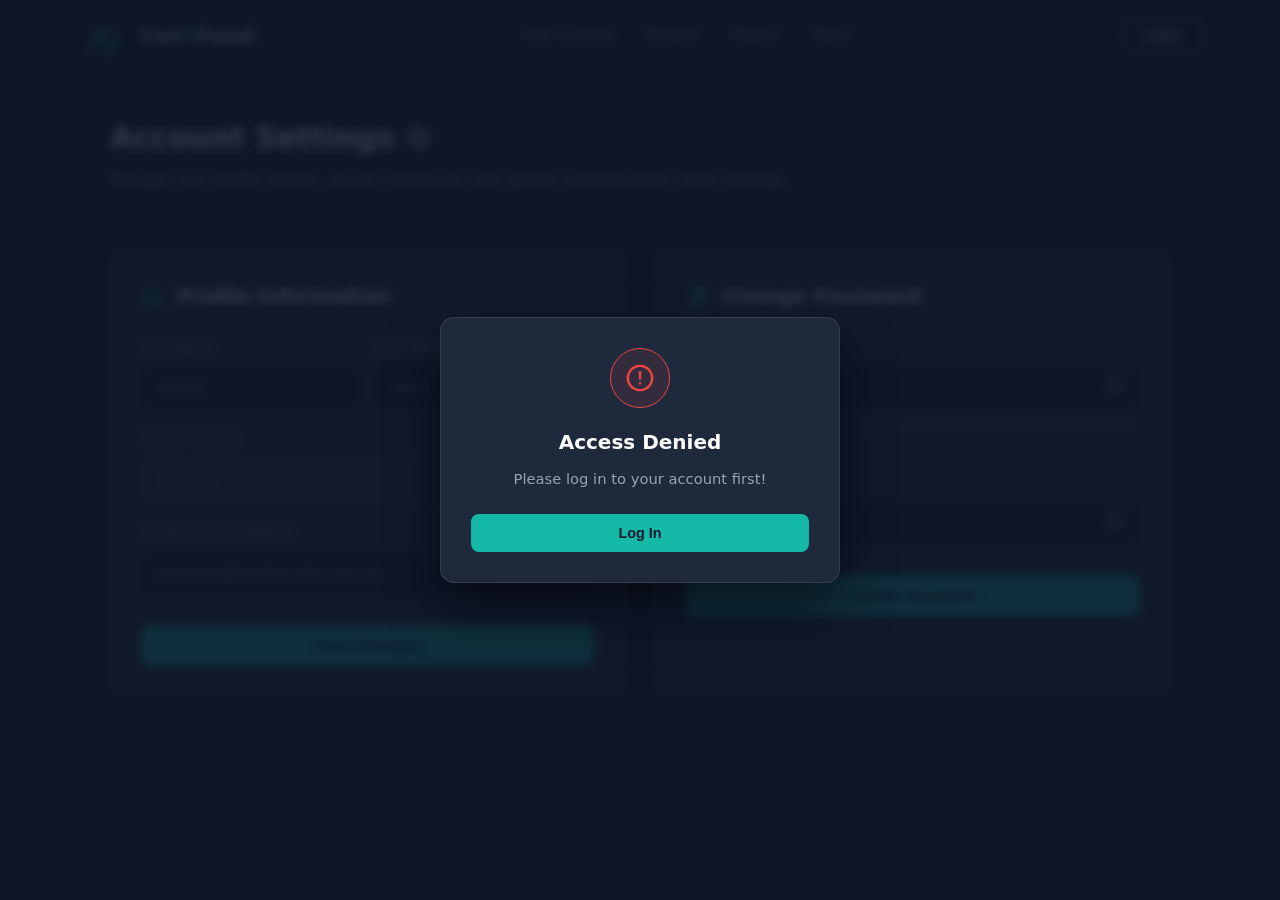
<file: settings.html>
<!DOCTYPE html>
<html lang="ms">
<head>
    <meta charset="UTF-8">
    <meta name="viewport" content="width=device-width, initial-scale=1.0">
    <title>LostNFound — Settings</title>
    
    <link rel="stylesheet" href="style.css">
    <link rel="stylesheet" href="NavBarProfile.css">
    <link rel="stylesheet" href="https://fonts.googleapis.com/css2?family=Material+Symbols+Outlined:opsz,wght,FILL,GRAD@20,400,0,0" />

    <style>
        body {
            background-color: var(--navy) !important;
            margin: 0;
            /* Padding top diuruskan oleh NavBarProfile.css (65px), ditambah sedikit ruang premium */
            padding-top: 95px !important; 
            font-family: var(--font-body);
        }

        /* Struktur Kandungan Utama Halaman Settings */
        .main-container {
            max-width: 1100px;
            margin: 0 auto;
            padding: 20px;
            box-sizing: border-box;
        }

        .page-header {
            border-bottom: 1px solid var(--border);
            padding-bottom: 20px;
            margin-bottom: 35px;
        }

        .page-header h1 {
            color: var(--white);
            margin: 0 0 6px 0;
            font-size: 1.85rem;
            font-weight: 600;
        }

        .page-header p {
            color: var(--muted);
            margin: 0;
            font-size: 0.95rem;
        }

        /* Grid Susun Atur Kad */
        .settings-layout-grid {
            display: grid;
            grid-template-columns: repeat(auto-fit, minmax(450px, 1fr));
            gap: 30px;
        }

        @media (max-width: 600px) {
            .settings-layout-grid {
                grid-template-columns: 1fr;
            }
        }

        .settings-card {
            background-color: var(--navy2);
            border: 1px solid var(--border);
            padding: 30px;
            border-radius: 12px;
            color: var(--white);
            box-shadow: 0 4px 15px rgba(0, 0, 0, 0.15);
        }

        .settings-card h2 {
            margin-top: 0;
            margin-bottom: 25px;
            font-size: 1.25rem;
            color: var(--white);
            display: flex;
            align-items: center;
            gap: 12px;
            font-weight: 600;
        }

        .settings-card h2 span {
            color: var(--teal);
        }

        .input-row-flex {
            display: flex;
            gap: 15px;
        }

        .field-container {
            display: flex;
            flex-direction: column;
            gap: 8px;
            margin-bottom: 20px;
            flex: 1;
            position: relative;
        }

        .field-container label {
            font-size: 0.85rem;
            color: var(--muted);
            font-weight: 500;
        }

        .field-container input {
            background-color: var(--navy);
            border: 1px solid var(--border);
            padding: 12px 14px;
            border-radius: 8px;
            color: var(--white);
            font-size: 0.95rem;
            outline: none;
            transition: border-color 0.2s ease;
        }

        .field-container input:focus {
            border-color: var(--teal);
        }

        .field-container input:disabled {
            background-color: rgba(255, 255, 255, 0.02);
            color: #64748b;
            cursor: not-allowed;
            border-style: dashed;
        }

        /* Ikon Mata Sorok/Papar */
        .password-eye-icon {
            position: absolute;
            right: 14px;
            top: 38px;
            color: var(--muted);
            cursor: pointer;
            font-size: 20px;
            user-select: none;
        }

        .password-eye-icon:hover {
            color: var(--white);
        }

        /* Komponen Pengukur Tahap Keselamatan Password */
        .strength-meter-box {
            margin-top: 6px;
        }

        .strength-meter-bg {
            background-color: rgba(255, 255, 255, 0.05);
            height: 5px;
            border-radius: 3px;
            width: 100%;
            overflow: hidden;
        }

        .strength-meter-fill {
            height: 100%;
            width: 0%;
            transition: width 0.3s ease, background-color 0.3s ease;
        }

        .strength-meter-text {
            font-size: 0.75rem;
            margin-top: 5px;
            display: block;
            font-weight: 500;
        }

        /* Butang Simpan */
        .btn-submit-settings {
            background-color: var(--teal);
            color: var(--navy);
            border: none;
            padding: 12px 20px;
            border-radius: 8px;
            font-weight: 600;
            font-size: 0.95rem;
            cursor: pointer;
            transition: opacity 0.2s, transform 0.1s;
            width: 100%;
            margin-top: 10px;
        }

        .btn-submit-settings:hover {
            opacity: 0.9;
        }

        .btn-submit-settings:active {
            transform: scale(0.98);
        }

        /* Override penyelarasan ikon material di dalam dropdown */
        .nav-profile-dropdown a {
            display: flex;
            align-items: center;
            gap: 10px;
        }

        /* ── MODAL UTK PENGESAHAN LOG KELUAR & NOTIFIKASI PROFESIONAL ── */
        .modal-overlay {
            position: fixed;
            top: 0;
            left: 0;
            width: 100%;
            height: 100%;
            background-color: rgba(15, 23, 42, 0.85); /* Berdasarkan var(--navy) */
            backdrop-filter: blur(5px);
            display: flex;
            justify-content: center;
            align-items: center;
            z-index: 10000;
            opacity: 0;
            pointer-events: none;
            transition: opacity 0.3s ease;
        }

        .modal-overlay.active {
            opacity: 1;
            pointer-events: auto;
        }

        .popup-card {
            background-color: var(--navy2);
            border: 1px solid var(--border);
            border-radius: 14px;
            width: 90%;
            max-width: 400px;
            padding: 30px;
            text-align: center;
            box-shadow: 0 25px 50px rgba(0, 0, 0, 0.5);
            transform: scale(0.9);
            transition: transform 0.3s cubic-bezier(0.34, 1.56, 0.64, 1);
        }

        .modal-overlay.active .popup-card {
            transform: scale(1);
        }

        .popup-icon-wrap {
            width: 60px;
            height: 60px;
            border-radius: 50%;
            display: flex;
            align-items: center;
            justify-content: center;
            margin: 0 auto 18px;
        }

        /* Ditukar kepada warna Teal lembut untuk rupa yang lebih premium & tenang */
        .popup-icon-wrap.confirm {
            background-color: rgba(20, 184, 166, 0.1);
            border: 1px solid var(--teal);
            color: var(--teal);
        }

        .popup-icon-wrap.success {
            background-color: rgba(20, 184, 166, 0.1);
            border: 1px solid var(--teal);
            color: var(--teal);
        }

        .popup-icon-wrap.error {
            background-color: rgba(239, 68, 68, 0.1);
            border: 1px solid #ef4444;
            color: #ef4444;
        }

        .popup-icon-wrap span {
            font-size: 32px !important;
        }

        .popup-title {
            color: var(--white);
            font-size: 1.25rem;
            font-weight: 600;
            margin: 0 0 10px 0;
        }

        .popup-desc {
            color: var(--muted);
            font-size: 0.92rem;
            line-height: 1.5;
            margin: 0 0 24px 0;
        }

        .popup-btn-group {
            display: flex;
            gap: 12px;
            justify-content: center;
        }

        .popup-btn {
            padding: 11px 22px;
            font-size: 0.9rem;
            font-weight: 600;
            border-radius: 8px;
            cursor: pointer;
            border: none;
            transition: all 0.2s;
            flex: 1;
        }

        .popup-btn.btn-primary {
            background-color: var(--teal);
            color: var(--navy);
        }

        .popup-btn.btn-primary:hover {
            opacity: 0.9;
        }

        .popup-btn.btn-danger {
            background-color: #ef4444;
            color: var(--white);
        }

        .popup-btn.btn-danger:hover {
            background-color: #dc2626;
        }

        .popup-btn.btn-secondary {
            background-color: rgba(255, 255, 255, 0.05);
            border: 1px solid var(--border);
            color: var(--white);
        }

        .popup-btn.btn-secondary:hover {
            background-color: rgba(255, 255, 255, 0.1);
        }
    </style>
</head>
<body>

    <nav>
        <a href="index.html" class="nav-left" style="text-decoration: none;">
            <div class="nav-logo-box">
                <div class="icon check-icon"></div>
                <div class="icon search-icon"></div>
            </div>
            <div class="nav-brand">Lost<span>N</span>Found</div>
        </a>
        
        <div class="nav-links">
            <a href="index.html#how-it-works">How it works</a>
            <a href="browse.html">Browse</a>
            <a href="report.html">Report</a>
            <a href="about.html">About</a>
        </div>

        <div id="nav-auth-section">
            <a href="login.html" class="btn-login" id="nav-login-btn">Login</a>

            <div class="nav-profile-container" id="nav-profile-box" style="display: none;">
                <div class="nav-profile-trigger" onclick="toggleProfileMenu()">
                    <div class="nav-avatar">
                        <span class="material-symbols-outlined">account_circle</span>
                    </div>
                    <span class="nav-username">Ahmad Albab</span>
                    <span class="material-symbols-outlined arrow-icon">keyboard_arrow_down</span>
                </div>
                
                <div class="nav-profile-dropdown" id="profileDropdown">
                    <a href="admin.html"><span class="material-symbols-outlined">dashboard</span> Admin</a>
                    <a href="settings.html" style="color: #14B8A6; font-weight: 600;"><span class="material-symbols-outlined">settings</span> Settings</a>
                    <hr style="border: 0; border-top: 1px solid rgba(255,255,255,0.05); margin: 5px 0;">
                    <a href="#" onclick="logoutUser(event)" class="logout-link"><span class="material-symbols-outlined">logout</span> Log Out</a>
                </div>
            </div>
        </div>
    </nav>

    <main class="main-container">
        <header class="page-header">
            <h1>Account Settings ⚙️</h1>
            <p style="margin-top: 5px;">Manage your profile details, secure credentials and update authentication email settings.</p>
        </header>

        <div class="settings-layout-grid">
            
            <section class="settings-card">
                <h2><span class="material-symbols-outlined">manage_accounts</span> Profile Information</h2>
                <form id="profileForm" onsubmit="saveProfileData(event)">
                    <div class="input-row-flex">
                        <div class="field-container">
                            <label for="firstNameInput">First Name</label>
                            <input type="text" id="firstNameInput" required placeholder="Ahmad">
                        </div>
                        <div class="field-container">
                            <label for="lastNameInput">Last Name</label>
                            <input type="text" id="lastNameInput" required placeholder="Albab">
                        </div>
                    </div>

                    <div class="field-container">
                        <label for="matrixInput">Matrix Number</label>
                        <input type="text" id="matrixInput" disabled placeholder="CI220034">
                    </div>

                    <div class="field-container">
                        <label for="emailInput">Student Email Address</label>
                        <input type="email" id="emailInput" required placeholder="username@student.uthm.edu.my">
                    </div>

                    <button type="submit" class="btn-submit-settings">Save Changes</button>
                </form>
            </section>

            <section class="settings-card">
                <h2><span class="material-symbols-outlined">security</span> Change Password</h2>
                <form id="securityForm" onsubmit="savePasswordData(event)">
                    
                    <div class="field-container">
                        <label for="newPassword">New Password</label>
                        <input type="password" id="newPassword" oninput="livePasswordStrengthCheck()" required placeholder="••••••••">
                        <span class="material-symbols-outlined password-eye-icon" onclick="togglePasswordInput('newPassword', this)">visibility</span>
                        
                        <div class="strength-meter-box">
                            <div class="strength-meter-bg">
                                <div class="strength-meter-fill" id="barFill"></div>
                            </div>
                            <span class="strength-meter-text" id="barText" style="color: var(--muted);">Enter a new password</span>
                        </div>
                    </div>

                    <div class="field-container" style="margin-top: 15px;">
                        <label for="confirmPassword">Confirm Password</label>
                        <input type="password" id="confirmPassword" required placeholder="••••••••">
                        <span class="material-symbols-outlined password-eye-icon" onclick="togglePasswordInput('confirmPassword', this)">visibility</span>
                    </div>

                    <button type="submit" class="btn-submit-settings">Update Password</button>
                </form>
            </section>

        </div>
    </main>

    <div id="premium-popup-overlay" class="modal-overlay">
        <div class="popup-card">
            <div id="popup-icon-box" class="popup-icon-wrap confirm">
                <span id="popup-icon-span" class="material-symbols-outlined">logout</span>
            </div>
            <h3 id="popup-title-text" class="popup-title">Confirmation</h3>
            <p id="popup-desc-text" class="popup-desc">Are you sure you want to proceed with this action?</p>
            <div id="popup-buttons-wrap" class="popup-btn-group">
                </div>
        </div>
    </div>

<script>
    // SEMAK LOG IN APABILA HALAMAN DIMUATKAN
    document.addEventListener("DOMContentLoaded", () => {
        checkLoginStatus();
        bindUserAccountData();
    });

    function checkLoginStatus() {
        const isLoggedIn = localStorage.getItem("isLoggedIn");
        const loginBtn = document.getElementById("nav-login-btn");
        const profileBox = document.getElementById("nav-profile-box");

        if (isLoggedIn === "true") {
            if (loginBtn) loginBtn.style.display = "none";
            if (profileBox) profileBox.style.display = "block";
            
            const storedName = localStorage.getItem("userName");
            if (storedName) {
                document.querySelector(".nav-username").textContent = storedName;
            }
        } else {
            showCustomModal("Access Denied", "Please log in to your account first!", "error", [
                {
                    text: "Log In",
                    type: "primary",
                    action: () => { window.location.href = "login.html"; }
                }
            ]);
        }
    }

    // FUNGSI JAVASCRIPT UNTUK DROPDOWN PROFIL
    function toggleProfileMenu() {
        const dropdown = document.getElementById("profileDropdown");
        dropdown.classList.toggle("show");
        
        const arrow = document.querySelector(".arrow-icon");
        if(dropdown.classList.contains("show")) {
            arrow.style.transform = "rotate(180deg)";
        } else {
            arrow.style.transform = "rotate(0deg)";
        }
    }

    window.addEventListener("click", (e) => {
        const profileBox = document.getElementById("nav-profile-box");
        if (profileBox && !profileBox.contains(e.target)) {
            const dropdown = document.getElementById("profileDropdown");
            if (dropdown && dropdown.classList.contains("show")) {
                dropdown.classList.remove("show");
                document.querySelector(".arrow-icon").style.transform = "rotate(0deg)";
            }
        }
    });

    // SISTEM MODAL PREMIUM ENGINE (MENGGANTIKAN ALERT DAN CONFIRM)
    function showCustomModal(title, description, type, buttons = []) {
        const overlay = document.getElementById("premium-popup-overlay");
        const iconBox = document.getElementById("popup-icon-box");
        const iconSpan = document.getElementById("popup-icon-span");
        const titleEl = document.getElementById("popup-title-text");
        const descEl = document.getElementById("popup-desc-text");
        const btnContainer = document.getElementById("popup-buttons-wrap");

        titleEl.textContent = title;
        descEl.textContent = description;

        // Menyusun kelas hiasan warna bulatan luar ikon
        iconBox.className = "popup-icon-wrap " + type;
        
        // Memilih ikon material yang sepadan
        if (type === "success") iconSpan.textContent = "check_circle";
        else if (type === "error") iconSpan.textContent = "error";
        else iconSpan.textContent = "logout"; 

        btnContainer.innerHTML = "";
        buttons.forEach(btnConfig => {
            const btn = document.createElement("button");
            btn.textContent = btnConfig.text;
            
            if (btnConfig.type === "primary") btn.className = "popup-btn btn-primary";
            else if (btnConfig.type === "danger") btn.className = "popup-btn btn-danger";
            else btn.className = "popup-btn btn-secondary";

            btn.onclick = () => {
                closeCustomModal();
                if (btnConfig.action && typeof btnConfig.action === "function") {
                    btnConfig.action();
                }
            };
            btnContainer.appendChild(btn);
        });

        overlay.classList.add("active");
    }

    function closeCustomModal() {
        document.getElementById("premium-popup-overlay").classList.remove("active");
    }

    function logoutUser(event) {
        event.preventDefault();
        
        showCustomModal(
            "Log Out Account", 
            "Are you sure you want to sign out of the LostNFound system?", 
            "confirm", 
            [
                {
                    text: "Cancel",
                    type: "secondary",
                    action: null
                },
                {
                    text: "Yes, Log Out",
                    type: "danger",
                    action: () => {
                        localStorage.removeItem("isLoggedIn");
                        sessionStorage.removeItem("isAdminAuthenticated");
                        localStorage.removeItem("userName");
                        window.location.href = "index.html";
                    }
                }
            ]
        );
    }

    function bindUserAccountData() {
        const savedUser = JSON.parse(localStorage.getItem("lostnfoundUser"));
        if (savedUser) {
            document.getElementById("firstNameInput").value = savedUser.firstName || "";
            document.getElementById("lastNameInput").value = savedUser.lastName || "";
            document.getElementById("matrixInput").value = savedUser.matrix || "";
            document.getElementById("emailInput").value = savedUser.email || "";
        }
    }

    // KEMAS KINI DATA PROFIL
    function saveProfileData(event) {
        event.preventDefault();
        const fName = document.getElementById("firstNameInput").value.trim();
        const lName = document.getElementById("lastNameInput").value.trim();
        const emailVal = document.getElementById("emailInput").value.trim();

        let savedUser = JSON.parse(localStorage.getItem("lostnfoundUser")) || {};
        savedUser.firstName = fName;
        savedUser.lastName = lName;
        savedUser.email = emailVal;
        
        localStorage.setItem("lostnfoundUser", JSON.stringify(savedUser));
        localStorage.setItem("userName", fName + " " + lName);

        showCustomModal("Kemaskini Berjaya", "Profil akaun anda telah berjaya disimpan!", "success", [
            {
                text: "Selesai",
                type: "primary",
                action: () => { window.location.reload(); }
            }
        ]);
    }

    // KEMAS KINI KATA LALUAN
    function savePasswordData(event) {
        event.preventDefault();
        const newPass = document.getElementById("newPassword").value;
        const confirmPass = document.getElementById("confirmPassword").value;

        if (newPass !== confirmPass) {
            showCustomModal("Ralat Padanan", "Sila pastikan input sah. Pengesahan kata laluan baru tidak sepadan!", "error", [
                { text: "Cuba Semula", type: "secondary", action: null }
            ]);
            return;
        }

        let savedUser = JSON.parse(localStorage.getItem("lostnfoundUser")) || {};
        savedUser.password = newPass;
        localStorage.setItem("lostnfoundUser", JSON.stringify(savedUser));

        showCustomModal("Kata Laluan Dikemas Kini", "Keselamatan akaun anda dipertingkatkan. Kata laluan baharu berjaya disimpan!", "success", [
            {
                text: "OK",
                type: "primary",
                action: () => {
                    document.getElementById("securityForm").reset();
                    livePasswordStrengthCheck();
                }
            }
        ]);
    }

    // LIVE PASSWORD STRENGTH CHECKER
    function livePasswordStrengthCheck() {
        const pass = document.getElementById("newPassword").value;
        const bar = document.getElementById("barFill");
        const text = document.getElementById("barText");

        if (!pass) {
            bar.style.width = "0%";
            text.textContent = "Enter a new password";
            text.style.color = "var(--muted)";
            return;
        }

        let score = 0;
        if (pass.length >= 6) score++;
        if (pass.length >= 10) score++;
        if (/[A-Z]/.test(pass)) score++;
        if (/[0-9]/.test(pass)) score++;

        if (score <= 1) {
            bar.style.width = "30%";
            bar.style.backgroundColor = "#ef4444";
            text.textContent = "Weak password";
            text.style.color = "#ef4444";
        } else if (score <= 3) {
            bar.style.width = "65%";
            bar.style.backgroundColor = "#f59e0b";
            text.textContent = "Medium password";
            text.style.color = "#f59e0b";
        } else {
            bar.style.width = "100%";
            bar.style.backgroundColor = "var(--teal)";
            text.textContent = "Strong password!";
            text.style.color = "var(--teal)";
        }
    }

    // PAPAR / SOROK INPUT KATA LALUAN
    function togglePasswordInput(id, icon) {
        const input = document.getElementById(id);
        if (input.type === "password") {
            input.type = "text";
            icon.textContent = "visibility_off";
        } else {
            input.type = "password";
            icon.textContent = "visibility";
        }
    }
</script>
</body>
</html>
</file>
<file: style.css>
/* style.css */
html {
    scroll-behavior: smooth;
}

:root {
  --navy: #0F172A;
  --navy2: #1E293B;
  --teal: #14B8A6;
  --teal-lt: #99F6E4;
  --orange: #F97316;
  --cream: #F8FAFC;
  --white: #FFFFFF;
  --muted: #94A3B8;
  --border: rgba(255,255,255,0.1);
  --font-display: Georgia, 'Times New Roman', serif;
  --font-body: 'Segoe UI', system-ui, -apple-system, sans-serif;
}

* { box-sizing: border-box; margin: 0; padding: 0; }
body { font-family: var(--font-body); background: var(--cream); color: var(--navy); line-height: 1.6; }

/* NAVBAR */
nav {
  position: fixed; top: 0; left: 0; right: 0; z-index: 1000;
  background: var(--navy); display: flex; align-items: center;
  justify-content: space-between; padding: 0 6%; height: 70px;
  border-bottom: 1px solid var(--border);
}

.nav-left { display: flex; align-items: center; gap: 15px; text-decoration: none; }
.nav-brand { font-family: var(--font-display); font-weight: 700; font-size: 1.3rem; color: var(--white); }
.nav-brand span { color: var(--teal); }

.nav-links { display: flex; align-items: center; gap: 2rem; }
.nav-links a { color: var(--muted); font-size: 0.9rem; font-weight: 500; text-decoration: none; transition: 0.3s; }
.nav-links a:hover { color: var(--teal); }

.nav-links a.active {
    color: var(--teal) !important;
    font-weight: 700;
    border-bottom: 2px solid var(--teal);
    padding-bottom: 5px;
}

.btn-login { color: var(--white); border: 1px solid var(--teal); padding: 8px 20px; border-radius: 6px; text-decoration: none; font-size: 0.9rem; transition: 0.3s; }
.btn-login:hover { background: var(--teal); color: var(--navy); }

/* === KOMPONEN LOGO === */
.logo-container { 
    position: relative; 
    display: flex; 
    align-items: center;
}

/* Saiz mengikut lokasi */
.nav-logo-box { width: 40px; height: 40px; position: relative; margin-right: 10px; } 
.hero-logo-box { width: 300px; height: 300px; position: relative; cursor: pointer; } 
.footer-logo-box .logo-container { width: 100px; height: 100px; cursor: pointer; }

.icon {
  position: absolute;
  background-size: contain;
  background-repeat: no-repeat;
  background-position: center;
  /* Transition dikekalkan untuk pergerakan lancar pada Hero & Footer */
  transition: all 0.5s cubic-bezier(0.34, 1.56, 0.64, 1);
}

.check-icon { 
  width: 90%; height: 90%; 
  background-image: url('puzzle.png'); 
  left: 35%; top: 18%; z-index: 1; 
}

.search-icon { 
  width: 80%; height: 80%; 
  background-image: url('search.png'); 
  left: 10%; top: 25%; z-index: 2; 
}

/* === ANIMASI HOVER (HERO) === */
.hero-logo-box:hover .check-icon { 
    transform: translate(-20px, -15px) scale(1.15); 
}

.hero-logo-box:hover .search-icon { 
    transform: translate(20px, 10px) scale(1.1); 
}

/* HERO SECTION - Teks Kiri, Logo Kanan */
.hero { 
    position: relative; 
    background-color: var(--navy); 
    
    background-image: 
        linear-gradient(rgba(20, 184, 166, 0.1) 1px, transparent 1px), 
        linear-gradient(90deg, rgba(20, 184, 166, 0.1) 1px, transparent 1px);
    background-size: 40px 40px; 
    background-position: center;

    padding: 160px 10% 100px; 
    display: flex; 
    align-items: center; 
    justify-content: space-between; 
    color: var(--white);
    gap: 40px;
    min-height: 80vh;
    overflow: hidden;
}

.hero-content { flex: 1; text-align: left; position: relative; z-index: 1; }
.hero h1 { font-size: 3.5rem; margin-bottom: 20px; font-family: var(--font-display); line-height: 1.2; }
.hero p { color: var(--muted); font-size: 1.1rem; max-width: 600px; margin-bottom: 40px; }

.hero-btns { display: flex; gap: 15px; justify-content: flex-start; }
.btn-primary { background: var(--teal); color: var(--navy); padding: 14px 30px; border-radius: 8px; font-weight: 700; text-decoration: none; transition: 0.3s; }
.btn-primary:hover { opacity: 0.9; transform: translateY(-2px); }
.btn-secondary { border: 1px solid var(--muted); color: var(--white); padding: 14px 30px; border-radius: 8px; text-decoration: none; transition: 0.3s; }
.btn-secondary:hover { border-color: var(--white); background: rgba(255,255,255,0.05); }

/* HOW IT WORKS SECTION */
.how-it-works-section {
    padding: 100px 10%;
    background-color: var(--cream);
}

.section-header {
    text-align: left;
    margin-bottom: 60px;
}

.sub-title {
    color: var(--teal);
    font-size: 0.85rem;
    font-weight: 800;
    letter-spacing: 2px;
    text-transform: uppercase;
}

.section-header h2 {
    font-size: 3rem;
    color: var(--navy);
    font-family: var(--font-display);
    margin: 15px 0;
}

.section-header p {
    color: var(--muted);
    font-size: 1.1rem;
    max-width: 600px;
}

/* GRID LAYOUT */
.steps-grid {
    display: grid;
    grid-template-columns: repeat(auto-fit, minmax(250px, 1fr));
    gap: 30px;
}

/* CARD STYLE */
.step-card {
    background: var(--white);
    padding: 40px 30px;
    border-radius: 20px;
    border: 1px solid rgba(0,0,0,0.05);
    text-align: left;
    transition: transform 0.3s ease, box-shadow 0.3s ease;
}

.step-card:hover {
    transform: translateY(-10px);
    box-shadow: 0 20px 40px rgba(0,0,0,0.05);
}

.step-number {
    font-size: 3.5rem;
    font-weight: 800;
    color: #6d6d6d9b; /* Warna nombor sangat cair di belakang */
    line-height: 1;
    margin-bottom: -15px;
}

.step-icon {
    width: 30px;
    height: 30px;
    background: var(--teal-lt); /* Warna latar teal cair */
    color: var(--teal);
    display: flex;
    align-items: center;
    justify-content: center;
    border-radius: 12px;
    margin-bottom: 25px;
    position: relative;
    z-index: 2;
}

.step-icon svg {
    width: 24px;
    height: 24px;
}

.step-card h3 {
    font-size: 1.4rem;
    color: var(--navy);
    margin-bottom: 15px;
}

.step-card p {
    color: #64748b;
    font-size: 0.95rem;
    line-height: 1.6;
}

/* Responsive Fix */
@media (max-width: 768px) {
    .section-header h2 { font-size: 2.2rem; }
    .steps-grid { grid-template-columns: 1fr; }
}

/* CTA BANNER STYLE */
.cta-banner {
    padding: 100px 6%;
    display: flex;
    justify-content: center;
    align-items: center;
    text-align: center;
    background: linear-gradient(135deg, #0F172A 0%, #1E293B 50%, #14B8A6 100%);
    margin: 40px 6%;
    border-radius: 24px;
    color: var(--white);
}

.cta-content {
    max-width: 800px;
}

.cta-badge {
    background: rgba(255, 255, 255, 0.1);
    border: 1px solid rgba(255, 255, 255, 0.2);
    padding: 8px 20px;
    border-radius: 50px;
    display: inline-flex;
    align-items: center;
    gap: 10px;
    font-size: 0.85rem;
    color: var(--teal-lt);
    margin-bottom: 30px;
}

.cta-banner h2 {
    font-size: 3.5rem;
    font-family: var(--font-display);
    line-height: 1.1;
    margin-bottom: 20px;
}

.cta-banner h2 span {
    color: var(--teal);
}

.cta-banner p {
    color: var(--muted);
    font-size: 1.2rem;
    margin-bottom: 40px;
}

.btn-get-started {
    background: var(--white);
    color: var(--navy);
    padding: 16px 35px;
    border-radius: 12px;
    font-weight: 700;
    text-decoration: none;
    display: inline-flex;
    align-items: center;
    gap: 12px;
    transition: all 0.3s ease;
    font-size: 1rem;
}

.btn-get-started:hover {
    transform: translateY(-3px);
    box-shadow: 0 10px 25px rgba(20, 184, 166, 0.3);
    background: var(--teal-lt);
}

/* Responsive */
@media (max-width: 768px) {
    .cta-banner h2 { font-size: 2.2rem; }
    .cta-banner { margin: 20px 4%; padding: 60px 5%; }
}

/*LOGIN PAGE*/
.login-body {
    background-color: var(--navy);
    background-image: 
        linear-gradient(var(--border) 1px, transparent 1px),
        linear-gradient(90deg, var(--border) 1px, transparent 1px);
    background-size: 50px 50px;
    display: flex;
    justify-content: center;
    align-items: center;
    min-height: 100vh;
    margin: 0;
}

.login-wrapper {
    background-color: var(--navy2);
    padding: 50px 60px;
    border-radius: 16px;
    border: 1px solid var(--border);
    width: 90%;
    max-width: 550px; 
    text-align: center;
    box-shadow: 0 25px 50px rgba(0,0,0,0.5);
}

.btn-back-home {
    position: absolute;
    top: 30px;
    left: 30px;
    color: var(--white);
    text-decoration: none;
    font-size: 0.85rem;
    font-weight: 600;
    display: flex;
    align-items: center;
    gap: 8px;
    padding: 10px 18px;
    background: rgba(255,255,255,0.05);
    border: 1px solid var(--border);
    border-radius: 50px;
    transition: 0.3s;
}
.btn-back-home:hover {
    background: var(--teal);
    color: var(--navy);
    border-color: var(--teal);
}

.login-header-inline {
    display: flex;
    align-items: center;
    justify-content: center;
    gap: 15px;
    margin-bottom: 5px;
}

.login-brand {
    font-family: var(--font-display);
    font-size: 2rem;
    font-weight: 700;
    color: var(--white);
    text-decoration: none;
}
.login-brand span { color: var(--teal); }

.login-subtitle {
    color: var(--teal);
    font-size: 1rem;
    margin-bottom: 35px;
    font-weight: 500;
    letter-spacing: 0.5px;
}

.login-form-group {
    text-align: left;
    margin-bottom: 22px;
}

.login-form-group label {
    color: var(--teal);
    display: block;
    margin-bottom: 10px;
    font-size: 0.95rem;
}

.password-container {
    position: relative;
}

.login-input {
    width: 100%;
    padding: 15px;
    padding-right: 50px;
    border-radius: 8px;
    border: 1px solid var(--border);
    background: rgba(15, 23, 42, 0.5);
    color: var(--white);
    font-size: 1rem;
    outline: none;
    transition: 0.3s;
}
.login-input:focus { border-color: var(--teal); background: rgba(15, 23, 42, 0.8); }

.toggle-password {
    position: absolute;
    right: 15px;
    top: 50%;
    transform: translateY(-50%);
    cursor: pointer;
    color: var(--muted);
    user-select: none;
}

.forgot-link-wrap {
    text-align: right;
    margin-top: 8px;
}
.forgot-link-wrap a {
    color: var(--muted);
    font-size: 0.85rem;
    text-decoration: none;
}
.forgot-link-wrap a:hover { color: var(--teal); text-decoration: underline; }

.separator {
    display: flex;
    align-items: center;
    margin: 30px 0;
}
.separator::before, .separator::after {
    content: ''; flex: 1; border-bottom: 1px solid var(--border);
}
.separator span { padding: 0 15px; color: var(--muted); font-size: 0.8rem; }

.btn-submit-login {
    width: 100%;
    padding: 15px;
    background-color: var(--teal);
    color: var(--navy);
    border: none;
    border-radius: 8px;
    font-weight: 700;
    font-size: 1rem;
    cursor: pointer;
    transition: 0.3s;
}
.btn-submit-login:hover { background-color: var(--teal-lt); transform: translateY(-2px); }

.login-footer-text {
    margin-top: 25px;
    color: var(--muted);
    font-size: 0.9rem;
}
.login-footer-text a { color: var(--teal); text-decoration: none; font-weight: 600; }

/* Register Page */
.register-wrapper {
    max-width: 500px;
    padding: 30px 35px !important;
    border-radius: 16px;
}

.register-grid {
    display: grid;
    grid-template-columns: 1fr 1fr;
    gap: 10px 15px;
    text-align: left;
}

.register-wrapper .login-header-inline {
    margin-bottom: 5px;
    gap: 10px;
}

.register-wrapper .login-brand {
    font-size: 1.8rem;
}

.register-wrapper .login-subtitle {
    font-size: 0.85rem;
    margin-bottom: 20px;
}

.register-wrapper .login-form-group {
    margin-bottom: 12px;
}

.register-wrapper label {
    font-size: 0.8rem;
    margin-bottom: 4px;
}

.register-wrapper .login-input {
    padding: 10px 12px;
    font-size: 0.85rem;
    border-radius: 8px;
}

.register-wrapper .btn-submit-login {
    padding: 12px;
    font-size: 0.9rem;
    margin-top: 10px;
}

.register-wrapper .full-width {
    grid-column: span 2;
}

.register-wrapper .toggle-password {
    font-size: 18px !important;
}

/* BROWSE PAGE COMPONENTS */

.browse-controls {
    display: flex;
    align-items: center; 
    justify-content: space-between;
    width: 100%;
    margin-bottom: 30px;
    gap: 20px;
    flex-wrap: wrap;
}

.filter-tabs {
    display: flex;
    gap: 15px;
    margin-bottom: 0 !important;
    background: white;
    padding: 6px;
    border-radius: 12px;
    width: fit-content;
    border: 1px solid #ddd;
    box-shadow: 0 4px 12px rgba(0, 0, 0, 0.05);
}

.sort-container {
    display: flex;
    align-items: center;
    gap: 10px;
}

.sort-label {
    font-size: 0.9rem;
    font-weight: 600;
    color: #6a798d;
}

.tab {
    padding: 10px 25px;
    border-radius: 8px;
    cursor: pointer;
    font-weight: 600;
    transition: 0.3s;
    color: var(--muted);
    border: none;
    background: transparent;
}

.tab.active {
    background: var(--navy);
    color: var(--white);
}

.tab:hover:not(.active) {
    color: var(--navy);
}

/* Susunan Grid Kad */
.item-grid {
    display: grid;
    grid-template-columns: repeat(auto-fill, minmax(280px, 1fr));
    gap: 25px;
    margin-top: 20px;
}

/* Gaya Kad Barang */
.item-card {
    background: var(--white);
    border-radius: 20px;
    overflow: hidden;
    border: 1px solid rgba(0,0,0,0.05);
    transition: transform 0.3s ease;
}

.item-card:hover {
    transform: translateY(-5px);
    box-shadow: 0 10px 25px rgba(0,0,0,0.05);
}

.card-image-area {
    background: #F8FAFC;
    height: 180px;
    display: flex;
    justify-content: center;
    align-items: center;
    position: relative;
}

.status-badge {
    position: absolute;
    top: 15px;
    right: 15px;
    padding: 4px 12px;
    border-radius: 6px;
    font-size: 0.75rem;
    font-weight: 700;
    text-transform: uppercase;
}

.status-lost { background: #FEE2E2; color: #EF4444; }
.status-found { background: #DCFCE7; color: #22C55E; }

.card-content { padding: 20px; }
.category-label { color: var(--teal); font-size: 0.75rem; font-weight: 800; text-transform: uppercase; margin-bottom: 5px; }
.item-title { font-size: 1.2rem; color: var(--navy); font-family: var(--font-display); margin-bottom: 10px; }

.item-meta { display: flex; gap: 15px; color: var(--muted); font-size: 0.85rem; margin-bottom: 20px; }
.meta-info { display: flex; align-items: center; gap: 5px; }

.card-footer {
    display: flex;
    justify-content: space-between;
    align-items: center;
    border-top: 1px solid #F1F5F9;
    padding-top: 15px;
}

.user-info { display: flex; align-items: center; gap: 8px; font-size: 0.85rem; color: #475569; }
.user-avatar { 
    width: 28px; height: 28px; 
    border-radius: 50%; 
    background: var(--teal); 
    color: white; 
    display: flex; 
    align-items: center; 
    justify-content: center;
    font-weight: bold;
    font-size: 0.7rem;
}

.btn-contact {
    background: var(--teal-lt);
    color: var(--teal);
    padding: 6px 15px;
    border-radius: 8px;
    text-decoration: none;
    font-size: 0.85rem;
    font-weight: 600;
}/* BROWSE PAGE COMPONENTS */

/* Tab Penapis (All, Lost, Found, Claimed) */
.filter-tabs {
    display: flex;
    gap: 15px;
    margin-bottom: 30px;
    background: #F1F5F9;
    padding: 6px;
    border-radius: 12px;
    width: fit-content;
}

.tab {
    padding: 10px 25px;
    border-radius: 8px;
    cursor: pointer;
    font-weight: 600;
    transition: 0.3s;
    color: var(--muted);
    border: none;
    background: transparent;
}

.tab.active {
    background: var(--navy);
    color: var(--white);
}

.tab:hover:not(.active) {
    color: var(--navy);
}

/* Susunan Grid Kad */
.item-grid {
    display: grid;
    grid-template-columns: repeat(auto-fill, minmax(280px, 1fr));
    gap: 25px;
    margin-top: 20px;
}

/* Gaya Kad Barang */
.item-card {
    background: var(--white);
    border-radius: 20px;
    overflow: hidden;
    border: 1px solid rgba(0,0,0,0.05);
    transition: transform 0.3s ease;
}

.item-card:hover {
    transform: translateY(-5px);
    box-shadow: 0 10px 25px rgba(0,0,0,0.05);
}

.card-image-area {
    background: #F8FAFC;
    height: 180px;
    display: flex;
    justify-content: center;
    align-items: center;
    position: relative;
}

.status-badge {
    position: absolute;
    top: 15px;
    right: 15px;
    padding: 4px 12px;
    border-radius: 6px;
    font-size: 0.75rem;
    font-weight: 700;
    text-transform: uppercase;
}

.status-lost { background: #FEE2E2; color: #EF4444; }
.status-found { background: #DCFCE7; color: #22C55E; }

.card-content { padding: 20px; }
.category-label { color: var(--teal); font-size: 0.75rem; font-weight: 800; text-transform: uppercase; margin-bottom: 5px; }
.item-title { font-size: 1.2rem; color: var(--navy); font-family: var(--font-display); margin-bottom: 10px; }

.item-meta { display: flex; gap: 15px; color: var(--muted); font-size: 0.85rem; margin-bottom: 20px; }
.meta-info { display: flex; align-items: center; gap: 5px; }

.card-footer {
    display: flex;
    justify-content: space-between;
    align-items: center;
    border-top: 1px solid #F1F5F9;
    padding-top: 15px;
}

.user-info { display: flex; align-items: center; gap: 8px; font-size: 0.85rem; color: #475569; }
.user-avatar { 
    width: 28px; height: 28px; 
    border-radius: 50%; 
    background: var(--teal); 
    color: white; 
    display: flex; 
    align-items: center; 
    justify-content: center;
    font-weight: bold;
    font-size: 0.7rem;
}

.btn-contact {
    background: var(--teal-lt);
    color: var(--teal);
    padding: 6px 15px;
    border-radius: 8px;
    text-decoration: none;
    font-size: 0.85rem;
    font-weight: 600;
}


/*REPORT PAGE*/

.report-main {
    padding: 0 6% 100px;
    background-color: var(--cream);
    min-height: 500px;
}

.form-container {
    flex: 1;
    background: var(--white);
    padding: 45px;
    border-radius: 24px;
    box-shadow: 0 20px 50px rgba(0,0,0,0.05);
    border: 1px solid rgba(0,0,0,0.05);
    margin: 0; 
}
.form-header {
    display: flex;
    justify-content: space-between;
    align-items: center;
    margin-bottom: 30px;
    padding-bottom: 15px;
    border-bottom: 1px solid #f1f5f9;
}

.form-header h2 {
    font-family: var(--font-display);
    font-size: 1.6rem;
    color: var(--navy);
}

.close-btn {
    background: #f1f5f9;
    border: none;
    width: 35px;
    height: 35px;
    border-radius: 50%;
    display: flex;
    align-items: center;
    justify-content: center;
    cursor: pointer;
    font-size: 1.2rem;
    color: var(--muted);
    transition: 0.3s;
}

.close-btn:hover {
    background: #e2e8f0;
    color: var(--navy);
}

.report-type-grid {
    display: grid;
    grid-template-columns: 1fr 1fr;
    gap: 15px;
    margin-bottom: 30px;
}

.type-btn {
    padding: 18px;
    border: 2px solid #f1f5f9;
    border-radius: 14px;
    background: var(--white);
    cursor: pointer;
    display: flex;
    flex-direction: column;
    align-items: center;
    gap: 8px;
    font-weight: 700;
    font-size: 0.95rem;
    transition: all 0.3s cubic-bezier(0.4, 0, 0.2, 1);
    color: var(--muted);
}

.type-btn.active-lost {
    border-color: #fecaca;
    background: #fff1f2;
    color: #ef4444;
}

.type-btn.active-found {
    border-color: #bbf7d0;
    background: #f0fdf4;
    color: #22c55e;
}

.upload-zone {
    border: 2px dashed #e2e8f0;
    padding: 35px 20px;
    border-radius: 16px;
    text-align: center;
    background: #f8fafc;
    cursor: pointer;
    transition: 0.3s;
    margin-top: 10px;
}

.upload-zone:hover {
    border-color: var(--teal);
    background: #f0fdfa;
}

.upload-zone p {
    font-size: 0.9rem;
    color: var(--muted);
    margin-top: 12px;
    line-height: 1.4;
}

.upload-zone p span {
    font-size: 0.75rem;
    font-weight: 600;
}

.btn-submit-report {
    width: 100%;
    background: var(--teal);
    color: var(--navy);
    padding: 18px;
    border-radius: 12px;
    font-weight: 800;
    font-size: 1rem;
    border: none;
    cursor: pointer;
    transition: 0.3s;
    margin-top: 10px;
    display: flex;
    align-items: center;
    justify-content: center;
    gap: 10px;
}

.btn-submit-report:hover {
    transform: translateY(-2px);
    box-shadow: 0 10px 20px rgba(20, 184, 166, 0.2);
    opacity: 0.95;
}

.form-group {
    margin-bottom: 15px;
    text-align: left;
}
.form-group label {
    display: block;
    font-weight: 600;
    font-size: 0.9rem;
    margin-bottom: 8px;
    color: var(--navy);
}
.form-group label span { color: #ef4444; }
.form-control {
    width: 100%;
    padding: 12px 15px;
    border: 1.5px solid #e2e8f0;
    border-radius: 10px;
    font-family: inherit;
    font-size: 0.95rem;
    transition: 0.3s;
}
.form-control:focus {
    outline: none;
    border-color: var(--teal);
    box-shadow: 0 0 0 4px rgba(20, 184, 166, 0.1);
}

@media (max-width: 600px) {
    .report-hero h1 { font-size: 2.2rem; }
    .form-container { padding: 25px; margin-top: -60px; }
    .report-type-grid { grid-template-columns: 1fr; }
    .form-row { grid-template-columns: 1fr; gap: 0; }
}

.report-wrapper {
    display: flex;
    gap: 40px;
    max-width: 1000px;
    margin: -20px auto 0; 
    align-items: flex-start;
    position: relative;
    z-index: 10;
}

.form-container {
    flex: 1; 
    margin: 0; 
}

.tips-sidebar {
    flex: 0 0 350px; 
    background: var(--white);
    padding: 35px;
    border-radius: 24px;
    box-shadow: 0 20px 50px rgba(0,0,0,0.05);
    border: 1px solid rgba(0,0,0,0.05);
}

.tips-sidebar h3 {
    font-family: var(--font-display);
    font-size: 1.4rem;
    margin-bottom: 25px;
    color: var(--navy);
}

.tip-item {
    display: flex;
    gap: 15px;
    margin-bottom: 25px;
}

.tip-icon {
    width: 45px;
    height: 45px;
    background: var(--teal-lt);
    display: flex;
    align-items: center;
    justify-content: center;
    border-radius: 12px;
    font-size: 1.2rem;
    flex-shrink: 0;
}

.tip-text strong {
    display: block;
    font-size: 0.95rem;
    color: var(--navy);
    margin-bottom: 4px;
}

.tip-text p {
    font-size: 0.85rem;
    color: var(--muted);
    line-height: 1.4;
}

@media (max-width: 900px) {
    .report-wrapper {
        flex-direction: column;
        padding: 0 20px;
    }
    .tips-sidebar {
        flex: none;
        width: 100%;
        margin-top: 30px;
    }
}

/* ABOUT PAGE */
.mission-section {
    padding: 160px 10% 100px;
    display: flex;
    align-items: center;
    justify-content: space-between;
    gap: 60px;
    background: var(--cream);
}

.mission-content {
    flex: 1;
}

.mission-content h1 {
    font-size: 3rem;
    font-family: var(--font-display);
    color: var(--navy);
    margin: 15px 0 25px;
    line-height: 1.2;
}

.mission-content p {
    color: #64748b;
    margin-bottom: 20px;
    font-size: 1.05rem;
}

.mission-image-card {
    flex: 1;
    position: relative; 
    background-color: var(--navy);
    
    background-image: 
        linear-gradient(rgba(20, 184, 166, 0.1) 1px, transparent 1px), 
        linear-gradient(90deg, rgba(20, 184, 166, 0.1) 1px, transparent 1px);
    background-size: 30px 30px; 
    background-position: center;

    padding: 60px;
    border-radius: 30px;
    display: flex;
    flex-direction: column;
    align-items: center;
    justify-content: center;
    text-align: center;
    box-shadow: 0 30px 60px rgba(15, 23, 42, 0.2);
    overflow: hidden; 
}

.mission-image-card > * {
    position: relative;
    z-index: 1;
}

/* --- ABOUT PAGE LOGO STYLE --- */
.about-logo-wrapper {
    display: flex;
    flex-direction: column;
    align-items: center;
    justify-content: center;
}

.about-icon-box {
    position: relative;
    width: 200px; 
    height: 200px;
    margin-bottom: 25px;
    display: flex;
    align-items: center;
    justify-content: center;
    transition: all 0.4s ease;
    cursor: pointer;
}

.about-icon {
    position: absolute;
    background-size: contain;
    background-repeat: no-repeat;
    background-position: center;
    transition: all 0.4s cubic-bezier(0.175, 0.885, 0.32, 1.275);
}

.about-icon.check-bg {
    width: 95%;
    height: 95%;
    background-image: url('puzzle.png'); 
    left: 35%; top: 18%; z-index: 1;
    filter: drop-shadow(0 10px 20px rgba(0,0,0,0.2));
}

.about-icon.search-overlay {
    width: 80%;
    height: 80%;
    background-image: url('search.png'); 
    left: 10%; top: 25%; z-index: 2;
    filter: drop-shadow(0 10px 15px rgba(0,0,0,0.3));
}

.about-logo-text h3 {
    color: var(--white);
    font-family: var(--font-display);
    font-size: 2.5rem;
    margin: 0;
}

.about-logo-text h3 span {
    color: var(--teal);
}

.about-logo-text p {
    color: var(--muted);
    font-size: 0.9rem;
    margin-top: 5px;
    letter-spacing: 1.5px;
    text-transform: uppercase;
}

/* --- HOVER PADA IKON LOGO SAHAJA --- */

.about-icon-box:hover .search-overlay {
    transform: translate(20px, 10px) scale(1.1);
}

.about-icon-box:hover .check-bg {
    transform: translate(-20px, -15px) scale(1.15);
}

/* HOME/ABOUT PAGE - FEATURES SECTION **/
.features-section {
    padding: 100px 6%;
    background-color: #f1f1f1;
    text-align: left;
}

.features-header {
    margin-bottom: 60px;
}

.features-header .sub-title {
    color: var(--teal);
    font-size: 0.85rem;
    font-weight: 800;
    letter-spacing: 2px;
    text-transform: uppercase;
}

.features-header h2 {
    font-size: 3rem;
    color: var(--navy);
    font-family: var(--font-display);
    margin: 15px 0;
}

.features-header p {
    color: var(--muted);
    font-size: 1.1rem;
    max-width: 600px;
    margin: 0;
}

/* GRID UNTUK 6 KAD FEATURES */
.features-grid {
    display: grid;
    grid-template-columns: repeat(6, 1fr); /* 6 kolum melintang */
    gap: 20px;
    margin-top: 50px;
}

.feature-card {
    background: var(--white);
    padding: 30px 20px;
    border-radius: 20px;
    border: 1px solid rgba(0,0,0,0.05);
    text-align: left;
    transition: all 0.3s ease;
    display: flex;
    flex-direction: column;
    height: 100%;
}

.feature-card:hover {
    transform: translateY(-10px);
    box-shadow: 0 20px 40px rgba(15, 23, 42, 0.08);
    border-color: var(--teal-lt);
}

.feature-icon {
    width: 45px;
    height: 45px;
    background: #f0fdfa; /* Teal cair */
    display: flex;
    align-items: center;
    justify-content: center;
    border-radius: 12px;
    margin-bottom: 20px;
    font-size: 1.2rem;
}

.feature-card h3 {
    font-size: 1.15rem;
    color: var(--navy);
    margin-bottom: 12px;
    font-family: var(--font-body);
    font-weight: 700;
}

.feature-card p {
    color: #64748b;
    font-size: 0.85rem;
    line-height: 1.6;
}

/* ABOUT PAGE - Team Section */
.team-section {
    padding: 100px 10%;
    background: var(--cream);
    text-align: left;
}

.team-header {
    margin-bottom: 50px;
}

.team-header .sub-title {
    color: var(--teal);
    font-size: 0.85rem;
    font-weight: 800;
    letter-spacing: 2px;
    text-transform: uppercase;
}

.team-header h2 {
    font-size: 3rem;
    color: var(--navy);
    font-family: var(--font-display);
    margin: 10px 0;
}

.team-header p {
    color: var(--muted);
    font-size: 1.1rem;
    max-width: 700px;
}

.team-grid {
    display: grid;
    grid-template-columns: repeat(auto-fit, minmax(300px, 1fr));
    gap: 30px;
    margin-top: 40px;
}

.team-card {
    background: var(--white);
    padding: 50px 30px;
    border-radius: 24px;
    border: 1px solid rgba(0,0,0,0.05);
    text-align: center;
    transition: all 0.3s ease;
    display: flex;
    flex-direction: column;
    align-items: center;
    box-shadow: 0 10px 30px rgba(0,0,0,0.02);
}

.team-card:hover {
    transform: translateY(-10px);
    box-shadow: 0 20px 40px rgba(15, 23, 42, 0.08);
    border-color: var(--teal-lt);
}

.member-image-wrapper {
    width: 100px;
    height: 100px;
    border-radius: 50%;
    margin-bottom: 25px;
    overflow: hidden;
    display: flex;
    align-items: center;
    justify-content: center;
    background: #f1f5f9;
    border: 4px solid var(--white);
    box-shadow: 0 5px 15px rgba(0,0,0,0.08);
}

.member-image-wrapper img {
    width: 100%;
    height: 100%;
    object-fit: cover;
}

.team-card h3 {
    font-size: 1.4rem;
    color: var(--navy);
    margin-bottom: 5px;
    font-family: var(--font-display);
}

.member-role {
    color: var(--teal);
    font-size: 0.8rem;
    font-weight: 800;
    text-transform: uppercase;
    letter-spacing: 1px;
    margin-bottom: 8px;
}

.member-id {
    color: var(--muted);
    font-size: 0.85rem;
    font-family: var(--font-body);
}

/* About page CTA */
.cta-banner-container {
    padding: 80px 10%;
    background: var(--white);
}

.cta-banner-card {
    background: var(--navy);
    padding: 80px 40px;
    border-radius: 40px;
    text-align: center;
    color: var(--white);
    box-shadow: 0 20px 50px rgba(15, 23, 42, 0.2);
}

.cta-banner-card .sub-title {
    color: var(--teal);
    font-size: 1rem;
    font-weight: 800;
    letter-spacing: 2px;
    text-transform: uppercase;
    margin-bottom: 20px;
    display: block;
}

.cta-banner-card h2 {
    font-size: 3rem;
    font-family: var(--font-display);
    margin-bottom: 20px;
    line-height: 1.2;
}

.cta-banner-card p {
    color: var(--muted);
    font-size: 1.2rem;
    max-width: 700px;
    margin: 0 auto 40px;
}

.cta-buttons {
    display: flex;
    justify-content: center;
    gap: 20px;
}

.cta-btn {
    padding: 18px 35px;
    border-radius: 12px;
    font-weight: 700;
    text-decoration: none;
    transition: 0.3s;
    font-size: 1rem;
}

.cta-btn.primary {
    background: var(--teal);
    color: var(--navy);
}

.cta-btn.primary:hover {
    background: #0d9488; /* Teal gelap sikit */
    transform: translateY(-5px);
}

.cta-btn.secondary {
    background: transparent;
    color: var(--white);
    border: 2px solid var(--border);
}

.cta-btn.secondary:hover {
    background: var(--border);
    transform: translateY(-5px);
}

/* Responsive */
@media (max-width: 768px) {
    .cta-banner-card h2 { font-size: 2rem; }
    .cta-buttons { flex-direction: column; }
    .cta-btn { width: 100%; }
}

/* RESPONSIVE */
@media (max-width: 768px) {
    .team-header h2 { font-size: 2.2rem; }
    .team-grid { grid-template-columns: 1fr; }
}

/* RESPONSIVE */
@media (max-width: 1200px) {
    .features-grid {
        grid-template-columns: repeat(3, 1fr); /* 3 kolum */
    }
}

@media (max-width: 768px) {
    .features-grid {
        grid-template-columns: repeat(2, 1fr); /* 2 kolum */
    }
}

@media (max-width: 480px) {
    .features-grid {
        grid-template-columns: 1fr; /* 1 kolum */
    }
}

/* RESPONSIVE DESIGN */
@media (max-width: 900px) {
    .mission-section {
        flex-direction: column;
        padding: 120px 6% 80px;
        text-align: center;
    }
    .mission-image-card {
        width: 100%;
        padding: 40px;
    }
    .about-icon-box {
        width: 150px;
        height: 150px;
    }
}

/* FOOTER */
footer { 
    background: var(--navy); 
    color: var(--white); 
    padding: 80px 10% 40px; 
    border-top: 1px solid var(--border);
}

.footer-container {
    display: grid;
    grid-template-columns: 0.6fr 1.4fr 1fr 1fr; 
    gap: 40px;
    align-items: flex-start;
    margin-bottom: 50px;
}

.footer-logo-box {
    display: flex;
    justify-content: flex-start;
}

.footer-logo-box .logo-container {
    width: 100px; 
    height: 100px;
    position: relative;
}

.footer-logo-box .icon {
    width: 100%;
    height: 100%;
    position: absolute;
    filter: drop-shadow(0 4px 8px rgba(0,0,0,0.3)); 
    background-size: contain;
    background-repeat: no-repeat;
    background-position: center;
}

.footer-logo-box .check-icon { 
  width: 90%; height: 90%; 
  background-image: url('puzzle.png'); 
  left: 35%; top: 18%; z-index: 1; 
}

.footer-logo-box .search-icon { 
  width: 80%; height: 80%; 
  background-image: url('search.png'); 
  left: 10%; top: 25%; z-index: 2; 
}

.footer-logo-box:hover .check-icon { 
    transform: translate(-10px, -5px) scale(1.15); 
}

.footer-logo-box:hover .search-icon { 
    transform: translate(10px, 1px) scale(1.1); 
}

.footer-brand-info {
    display: flex;
    flex-direction: column;
    gap: 15px;
}

.footer-brand { 
    font-family: var(--font-display); 
    font-weight: 700; 
    font-size: 1.8rem; 
    color: var(--white); 
    text-decoration: none;
    line-height: 1.2;
    margin-left: 5px;
}

.footer-brand span { 
    color: var(--teal); 
}

.footer-brand-info p {
    color: var(--muted);
    font-size: 0.95rem;
    line-height: 1.6;
    max-width: 320px;
}

.footer-links-col h4 {
    color: var(--white);
    font-size: 1.1rem;
    font-family: var(--font-display);
    margin-bottom: 25px;
}

.footer-links-col ul {
    list-style: none;
    padding: 0;
}

.footer-links-col ul li {
    margin-bottom: 12px;
}

.footer-links-col ul li a {
    color: var(--muted);
    text-decoration: none;
    font-size: 0.9rem;
    transition: 0.3s ease;
}

.footer-links-col ul li a:hover {
    color: var(--teal);
    padding-left: 5px;
}

.footer-links-col ul li a.active {
    color: var(--teal);
    font-weight: 600;
    border-bottom: 1px solid var(--teal);
    padding-bottom: 2px;
}

/* FOOTER BOTTOM (COPYRIGHT) */
.footer-bottom {
    padding-top: 30px;
    border-top: 1px solid var(--border);
    display: flex;
    justify-content: space-between;
    align-items: center;
    color: var(--muted);
    font-size: 0.85rem;
}

/* RESPONSIVE DESIGN */
@media (max-width: 1024px) {
    .footer-container {
        grid-template-columns: 1fr 1fr;
        gap: 50px;
    }
}

@media (max-width: 600px) {
    .footer-container {
        grid-template-columns: 1fr;
    }
}/* style.css */
html {
    scroll-behavior: smooth;
}

:root {
  --navy: #0F172A;
  --navy2: #1E293B;
  --teal: #14B8A6;
  --teal-lt: #99F6E4;
  --orange: #F97316;
  --cream: #F8FAFC;
  --white: #FFFFFF;
  --muted: #94A3B8;
  --border: rgba(255,255,255,0.1);
  --font-display: Georgia, 'Times New Roman', serif;
  --font-body: 'Segoe UI', system-ui, -apple-system, sans-serif;
}

* { box-sizing: border-box; margin: 0; padding: 0; }
body { font-family: var(--font-body); background: var(--cream); color: var(--navy); line-height: 1.6; }

/* NAVBAR */
nav {
  position: fixed; top: 0; left: 0; right: 0; z-index: 1000;
  background: var(--navy); display: flex; align-items: center;
  justify-content: space-between; padding: 0 6%; height: 70px;
  border-bottom: 1px solid var(--border);
}

.nav-left { display: flex; align-items: center; gap: 15px; text-decoration: none; }
.nav-brand { font-family: var(--font-display); font-weight: 700; font-size: 1.3rem; color: var(--white); }
.nav-brand span { color: var(--teal); }

.nav-links { display: flex; align-items: center; gap: 2rem; }
.nav-links a { color: var(--muted); font-size: 0.9rem; font-weight: 500; text-decoration: none; transition: 0.3s; }
.nav-links a:hover { color: var(--teal); }

.nav-links a.active {
    color: var(--teal) !important;
    font-weight: 700;
    border-bottom: 2px solid var(--teal);
    padding-bottom: 5px;
}

.btn-login { color: var(--white); border: 1px solid var(--teal); padding: 8px 20px; border-radius: 6px; text-decoration: none; font-size: 0.9rem; transition: 0.3s; }
.btn-login:hover { background: var(--teal); color: var(--navy); }

/* === KOMPONEN LOGO === */
.logo-container { 
    position: relative; 
    display: flex; 
    align-items: center;
}

/* Saiz mengikut lokasi */
.nav-logo-box { width: 40px; height: 40px; position: relative; margin-right: 10px; } 
.hero-logo-box { width: 300px; height: 300px; position: relative; cursor: pointer; } 
.footer-logo-box .logo-container { width: 100px; height: 100px; cursor: pointer; }

.icon {
  position: absolute;
  background-size: contain;
  background-repeat: no-repeat;
  background-position: center;
  /* Transition dikekalkan untuk pergerakan lancar pada Hero & Footer */
  transition: all 0.5s cubic-bezier(0.34, 1.56, 0.64, 1);
}

.check-icon { 
  width: 90%; height: 90%; 
  background-image: url('puzzle.png'); 
  left: 35%; top: 18%; z-index: 1; 
}

.search-icon { 
  width: 80%; height: 80%; 
  background-image: url('search.png'); 
  left: 10%; top: 25%; z-index: 2; 
}

/* === ANIMASI HOVER (HERO) === */
.hero-logo-box:hover .check-icon { 
    transform: translate(-20px, -15px) scale(1.15); 
}

.hero-logo-box:hover .search-icon { 
    transform: translate(20px, 10px) scale(1.1); 
}

/* HERO SECTION - Teks Kiri, Logo Kanan */
.hero { 
    position: relative; 
    background-color: var(--navy); 
    
    background-image: 
        linear-gradient(rgba(20, 184, 166, 0.1) 1px, transparent 1px), 
        linear-gradient(90deg, rgba(20, 184, 166, 0.1) 1px, transparent 1px);
    background-size: 40px 40px; 
    background-position: center;

    padding: 160px 10% 100px; 
    display: flex; 
    align-items: center; 
    justify-content: space-between; 
    color: var(--white);
    gap: 40px;
    min-height: 80vh;
    overflow: hidden;
}

.hero-content { flex: 1; text-align: left; position: relative; z-index: 1; }
.hero h1 { font-size: 3.5rem; margin-bottom: 20px; font-family: var(--font-display); line-height: 1.2; }
.hero p { color: var(--muted); font-size: 1.1rem; max-width: 600px; margin-bottom: 40px; }

.hero-btns { display: flex; gap: 15px; justify-content: flex-start; }
.btn-primary { background: var(--teal); color: var(--navy); padding: 14px 30px; border-radius: 8px; font-weight: 700; text-decoration: none; transition: 0.3s; }
.btn-primary:hover { opacity: 0.9; transform: translateY(-2px); }
.btn-secondary { border: 1px solid var(--muted); color: var(--white); padding: 14px 30px; border-radius: 8px; text-decoration: none; transition: 0.3s; }
.btn-secondary:hover { border-color: var(--white); background: rgba(255,255,255,0.05); }

/* HOW IT WORKS SECTION */
.how-it-works-section {
    padding: 100px 10%;
    background-color: var(--cream);
}

.section-header {
    text-align: left;
    margin-bottom: 60px;
}

.sub-title {
    color: var(--teal);
    font-size: 0.85rem;
    font-weight: 800;
    letter-spacing: 2px;
    text-transform: uppercase;
}

.section-header h2 {
    font-size: 3rem;
    color: var(--navy);
    font-family: var(--font-display);
    margin: 15px 0;
}

.section-header p {
    color: var(--muted);
    font-size: 1.1rem;
    max-width: 600px;
}

/* GRID LAYOUT */
.steps-grid {
    display: grid;
    grid-template-columns: repeat(auto-fit, minmax(250px, 1fr));
    gap: 30px;
}

/* CARD STYLE */
.step-card {
    background: var(--white);
    padding: 40px 30px;
    border-radius: 20px;
    border: 1px solid rgba(0,0,0,0.05);
    text-align: left;
    transition: transform 0.3s ease, box-shadow 0.3s ease;
}

.step-card:hover {
    transform: translateY(-10px);
    box-shadow: 0 20px 40px rgba(0,0,0,0.05);
}

.step-number {
    font-size: 3.5rem;
    font-weight: 800;
    color: #6d6d6d9b; /* Warna nombor sangat cair di belakang */
    line-height: 1;
    margin-bottom: -15px;
}

.step-icon {
    width: 30px;
    height: 30px;
    background: var(--teal-lt); /* Warna latar teal cair */
    color: var(--teal);
    display: flex;
    align-items: center;
    justify-content: center;
    border-radius: 12px;
    margin-bottom: 25px;
    position: relative;
    z-index: 2;
}

.step-icon svg {
    width: 24px;
    height: 24px;
}

.step-card h3 {
    font-size: 1.4rem;
    color: var(--navy);
    margin-bottom: 15px;
}

.step-card p {
    color: #64748b;
    font-size: 0.95rem;
    line-height: 1.6;
}

/* Responsive Fix */
@media (max-width: 768px) {
    .section-header h2 { font-size: 2.2rem; }
    .steps-grid { grid-template-columns: 1fr; }
}

/* CTA BANNER STYLE */
.cta-banner {
    padding: 100px 6%;
    display: flex;
    justify-content: center;
    align-items: center;
    text-align: center;
    background: linear-gradient(135deg, #0F172A 0%, #1E293B 50%, #14B8A6 100%);
    margin: 40px 6%;
    border-radius: 24px;
    color: var(--white);
}

.cta-content {
    max-width: 800px;
}

.cta-badge {
    background: rgba(255, 255, 255, 0.1);
    border: 1px solid rgba(255, 255, 255, 0.2);
    padding: 8px 20px;
    border-radius: 50px;
    display: inline-flex;
    align-items: center;
    gap: 10px;
    font-size: 0.85rem;
    color: var(--teal-lt);
    margin-bottom: 30px;
}

.cta-banner h2 {
    font-size: 3.5rem;
    font-family: var(--font-display);
    line-height: 1.1;
    margin-bottom: 20px;
}

.cta-banner h2 span {
    color: var(--teal);
}

.cta-banner p {
    color: var(--muted);
    font-size: 1.2rem;
    margin-bottom: 40px;
}

.btn-get-started {
    background: var(--white);
    color: var(--navy);
    padding: 16px 35px;
    border-radius: 12px;
    font-weight: 700;
    text-decoration: none;
    display: inline-flex;
    align-items: center;
    gap: 12px;
    transition: all 0.3s ease;
    font-size: 1rem;
}

.btn-get-started:hover {
    transform: translateY(-3px);
    box-shadow: 0 10px 25px rgba(20, 184, 166, 0.3);
    background: var(--teal-lt);
}

/* Responsive */
@media (max-width: 768px) {
    .cta-banner h2 { font-size: 2.2rem; }
    .cta-banner { margin: 20px 4%; padding: 60px 5%; }
}

/*LOGIN PAGE*/


/* BROWSE PAGE SPECIFIC */
.filter-section { padding: 40px 6%; background: white; border-bottom: 1px solid #eee; display: flex; gap: 20px; flex-wrap: wrap; align-items: center; box-shadow: 0 4px 12px rgba(0, 0, 0, 0.1);}
.search-input, .filter-input { padding: 12px; border: 1px solid #ddd; border-radius: 6px; font-size: 0.9rem; }
.search-input { flex: 1; min-width: 250px; }

/* BROWSE PAGE COMPONENTS */

.browse-controls {
    display: flex;
    align-items: center; 
    justify-content: space-between;
    width: 100%;
    margin-bottom: 30px;
    gap: 20px;
    flex-wrap: wrap;
}

.filter-tabs {
    display: flex;
    gap: 15px;
    margin-bottom: 0 !important;
    background: white;
    padding: 6px;
    border-radius: 12px;
    width: fit-content;
    border: 1px solid #ddd;
    box-shadow: 0 4px 12px rgba(0, 0, 0, 0.05);
}

.sort-container {
    display: flex;
    align-items: center;
    gap: 10px;
}

.sort-label {
    font-size: 0.9rem;
    font-weight: 600;
    color: #6a798d;
}

.tab {
    padding: 10px 25px;
    border-radius: 8px;
    cursor: pointer;
    font-weight: 600;
    transition: 0.3s;
    color: var(--muted);
    border: none;
    background: transparent;
}

.tab.active {
    background: var(--navy);
    color: var(--white);
}

.tab:hover:not(.active) {
    color: var(--navy);
}

/* Susunan Grid Kad */
.item-grid {
    display: grid;
    grid-template-columns: repeat(auto-fill, minmax(280px, 1fr));
    gap: 25px;
    margin-top: 20px;
}

/* Gaya Kad Barang */
.item-card {
    background: var(--white);
    border-radius: 20px;
    overflow: hidden;
    border: 1px solid rgba(0,0,0,0.05);
    transition: transform 0.3s ease;
}

.item-card:hover {
    transform: translateY(-5px);
    box-shadow: 0 10px 25px rgba(0,0,0,0.05);
}

.card-image-area {
    background: #F8FAFC;
    height: 180px;
    display: flex;
    justify-content: center;
    align-items: center;
    position: relative;
}

.status-badge {
    position: absolute;
    top: 15px;
    right: 15px;
    padding: 4px 12px;
    border-radius: 6px;
    font-size: 0.75rem;
    font-weight: 700;
    text-transform: uppercase;
}

.status-lost { background: #FEE2E2; color: #EF4444; }
.status-found { background: #DCFCE7; color: #22C55E; }

.card-content { padding: 20px; }
.category-label { color: var(--teal); font-size: 0.75rem; font-weight: 800; text-transform: uppercase; margin-bottom: 5px; }
.item-title { font-size: 1.2rem; color: var(--navy); font-family: var(--font-display); margin-bottom: 10px; }

.item-meta { display: flex; gap: 15px; color: var(--muted); font-size: 0.85rem; margin-bottom: 20px; }
.meta-info { display: flex; align-items: center; gap: 5px; }

.card-footer {
    display: flex;
    justify-content: space-between;
    align-items: center;
    border-top: 1px solid #F1F5F9;
    padding-top: 15px;
}

.user-info { display: flex; align-items: center; gap: 8px; font-size: 0.85rem; color: #475569; }
.user-avatar { 
    width: 28px; height: 28px; 
    border-radius: 50%; 
    background: var(--teal); 
    color: white; 
    display: flex; 
    align-items: center; 
    justify-content: center;
    font-weight: bold;
    font-size: 0.7rem;
}

.btn-contact {
    background: var(--teal-lt);
    color: var(--teal);
    padding: 6px 15px;
    border-radius: 8px;
    text-decoration: none;
    font-size: 0.85rem;
    font-weight: 600;
}/* BROWSE PAGE COMPONENTS */

/* Tab Penapis (All, Lost, Found, Claimed) */
.filter-tabs {
    display: flex;
    gap: 15px;
    margin-bottom: 30px;
    background: #F1F5F9;
    padding: 6px;
    border-radius: 12px;
    width: fit-content;
}

.tab {
    padding: 10px 25px;
    border-radius: 8px;
    cursor: pointer;
    font-weight: 600;
    transition: 0.3s;
    color: var(--muted);
    border: none;
    background: transparent;
}

.tab.active {
    background: var(--navy);
    color: var(--white);
}

.tab:hover:not(.active) {
    color: var(--navy);
}

/* Susunan Grid Kad */
.item-grid {
    display: grid;
    grid-template-columns: repeat(auto-fill, minmax(280px, 1fr));
    gap: 25px;
    margin-top: 20px;
}

/* Gaya Kad Barang */
.item-card {
    background: var(--white);
    border-radius: 20px;
    overflow: hidden;
    border: 1px solid rgba(0,0,0,0.05);
    transition: transform 0.3s ease;
}

.item-card:hover {
    transform: translateY(-5px);
    box-shadow: 0 10px 25px rgba(0,0,0,0.05);
}

.card-image-area {
    background: #F8FAFC;
    height: 180px;
    display: flex;
    justify-content: center;
    align-items: center;
    position: relative;
}

.status-badge {
    position: absolute;
    top: 15px;
    right: 15px;
    padding: 4px 12px;
    border-radius: 6px;
    font-size: 0.75rem;
    font-weight: 700;
    text-transform: uppercase;
}

.status-lost { background: #FEE2E2; color: #EF4444; }
.status-found { background: #DCFCE7; color: #22C55E; }

.card-content { padding: 20px; }
.category-label { color: var(--teal); font-size: 0.75rem; font-weight: 800; text-transform: uppercase; margin-bottom: 5px; }
.item-title { font-size: 1.2rem; color: var(--navy); font-family: var(--font-display); margin-bottom: 10px; }

.item-meta { display: flex; gap: 15px; color: var(--muted); font-size: 0.85rem; margin-bottom: 20px; }
.meta-info { display: flex; align-items: center; gap: 5px; }

.card-footer {
    display: flex;
    justify-content: space-between;
    align-items: center;
    border-top: 1px solid #F1F5F9;
    padding-top: 15px;
}

.user-info { display: flex; align-items: center; gap: 8px; font-size: 0.85rem; color: #475569; }
.user-avatar { 
    width: 28px; height: 28px; 
    border-radius: 50%; 
    background: var(--teal); 
    color: white; 
    display: flex; 
    align-items: center; 
    justify-content: center;
    font-weight: bold;
    font-size: 0.7rem;
}

.btn-contact {
    background: var(--teal-lt);
    color: var(--teal);
    padding: 6px 15px;
    border-radius: 8px;
    text-decoration: none;
    font-size: 0.85rem;
    font-weight: 600;
}


/*REPORT PAGE*/

.report-main {
    padding: 0 6% 100px;
    background-color: var(--cream);
    min-height: 500px;
}

.form-container {
    flex: 1;
    background: var(--white);
    padding: 45px;
    border-radius: 24px;
    box-shadow: 0 20px 50px rgba(0,0,0,0.05);
    border: 1px solid rgba(0,0,0,0.05);
    margin: 0; 
}
.form-header {
    display: flex;
    justify-content: space-between;
    align-items: center;
    margin-bottom: 30px;
    padding-bottom: 15px;
    border-bottom: 1px solid #f1f5f9;
}

.form-header h2 {
    font-family: var(--font-display);
    font-size: 1.6rem;
    color: var(--navy);
}

.close-btn {
    background: #f1f5f9;
    border: none;
    width: 35px;
    height: 35px;
    border-radius: 50%;
    display: flex;
    align-items: center;
    justify-content: center;
    cursor: pointer;
    font-size: 1.2rem;
    color: var(--muted);
    transition: 0.3s;
}

.close-btn:hover {
    background: #e2e8f0;
    color: var(--navy);
}

.report-type-grid {
    display: grid;
    grid-template-columns: 1fr 1fr;
    gap: 15px;
    margin-bottom: 30px;
}

.type-btn {
    padding: 18px;
    border: 2px solid #f1f5f9;
    border-radius: 14px;
    background: var(--white);
    cursor: pointer;
    display: flex;
    flex-direction: column;
    align-items: center;
    gap: 8px;
    font-weight: 700;
    font-size: 0.95rem;
    transition: all 0.3s cubic-bezier(0.4, 0, 0.2, 1);
    color: var(--muted);
}

.type-btn.active-lost {
    border-color: #fecaca;
    background: #fff1f2;
    color: #ef4444;
}

.type-btn.active-found {
    border-color: #bbf7d0;
    background: #f0fdf4;
    color: #22c55e;
}

.upload-zone {
    border: 2px dashed #e2e8f0;
    padding: 35px 20px;
    border-radius: 16px;
    text-align: center;
    background: #f8fafc;
    cursor: pointer;
    transition: 0.3s;
    margin-top: 10px;
}

.upload-zone:hover {
    border-color: var(--teal);
    background: #f0fdfa;
}

.upload-zone p {
    font-size: 0.9rem;
    color: var(--muted);
    margin-top: 12px;
    line-height: 1.4;
}

.upload-zone p span {
    font-size: 0.75rem;
    font-weight: 600;
}

.btn-submit-report {
    width: 100%;
    background: var(--teal);
    color: var(--navy);
    padding: 18px;
    border-radius: 12px;
    font-weight: 800;
    font-size: 1rem;
    border: none;
    cursor: pointer;
    transition: 0.3s;
    margin-top: 10px;
    display: flex;
    align-items: center;
    justify-content: center;
    gap: 10px;
}

.btn-submit-report:hover {
    transform: translateY(-2px);
    box-shadow: 0 10px 20px rgba(20, 184, 166, 0.2);
    opacity: 0.95;
}

.form-group {
    margin-bottom: 15px;
    text-align: left;
}
.form-group label {
    display: block;
    font-weight: 600;
    font-size: 0.9rem;
    margin-bottom: 8px;
    color: var(--navy);
}
.form-group label span { color: #ef4444; }
.form-control {
    width: 100%;
    padding: 12px 15px;
    border: 1.5px solid #e2e8f0;
    border-radius: 10px;
    font-family: inherit;
    font-size: 0.95rem;
    transition: 0.3s;
}
.form-control:focus {
    outline: none;
    border-color: var(--teal);
    box-shadow: 0 0 0 4px rgba(20, 184, 166, 0.1);
}

@media (max-width: 600px) {
    .report-hero h1 { font-size: 2.2rem; }
    .form-container { padding: 25px; margin-top: -60px; }
    .report-type-grid { grid-template-columns: 1fr; }
    .form-row { grid-template-columns: 1fr; gap: 0; }
}

.report-wrapper {
    display: flex;
    gap: 40px;
    max-width: 1000px;
    margin: -20px auto 0; 
    align-items: flex-start;
    position: relative;
    z-index: 10;
}

.form-container {
    flex: 1; 
    margin: 0; 
}

.tips-sidebar {
    flex: 0 0 350px; 
    background: var(--white);
    padding: 35px;
    border-radius: 24px;
    box-shadow: 0 20px 50px rgba(0,0,0,0.05);
    border: 1px solid rgba(0,0,0,0.05);
}

.tips-sidebar h3 {
    font-family: var(--font-display);
    font-size: 1.4rem;
    margin-bottom: 25px;
    color: var(--navy);
}

.tip-item {
    display: flex;
    gap: 15px;
    margin-bottom: 25px;
}

.tip-icon {
    width: 45px;
    height: 45px;
    background: var(--teal-lt);
    display: flex;
    align-items: center;
    justify-content: center;
    border-radius: 12px;
    font-size: 1.2rem;
    flex-shrink: 0;
}

.tip-text strong {
    display: block;
    font-size: 0.95rem;
    color: var(--navy);
    margin-bottom: 4px;
}

.tip-text p {
    font-size: 0.85rem;
    color: var(--muted);
    line-height: 1.4;
}

@media (max-width: 900px) {
    .report-wrapper {
        flex-direction: column;
        padding: 0 20px;
    }
    .tips-sidebar {
        flex: none;
        width: 100%;
        margin-top: 30px;
    }
}

/* ABOUT PAGE */
.mission-section {
    padding: 160px 10% 100px;
    display: flex;
    align-items: center;
    justify-content: space-between;
    gap: 60px;
    background: var(--cream);
}

.mission-content {
    flex: 1;
}

.mission-content h1 {
    font-size: 3rem;
    font-family: var(--font-display);
    color: var(--navy);
    margin: 15px 0 25px;
    line-height: 1.2;
}

.mission-content p {
    color: #64748b;
    margin-bottom: 20px;
    font-size: 1.05rem;
}

.mission-image-card {
    flex: 1;
    position: relative; 
    background-color: var(--navy);
    
    background-image: 
        linear-gradient(rgba(20, 184, 166, 0.1) 1px, transparent 1px), 
        linear-gradient(90deg, rgba(20, 184, 166, 0.1) 1px, transparent 1px);
    background-size: 30px 30px; 
    background-position: center;

    padding: 60px;
    border-radius: 30px;
    display: flex;
    flex-direction: column;
    align-items: center;
    justify-content: center;
    text-align: center;
    box-shadow: 0 30px 60px rgba(15, 23, 42, 0.2);
    overflow: hidden; 
}

.mission-image-card > * {
    position: relative;
    z-index: 1;
}

/* --- ABOUT PAGE LOGO STYLE --- */
.about-logo-wrapper {
    display: flex;
    flex-direction: column;
    align-items: center;
    justify-content: center;
}

.about-icon-box {
    position: relative;
    width: 200px; 
    height: 200px;
    margin-bottom: 25px;
    display: flex;
    align-items: center;
    justify-content: center;
    transition: all 0.4s ease;
    cursor: pointer;
}

.about-icon {
    position: absolute;
    background-size: contain;
    background-repeat: no-repeat;
    background-position: center;
    transition: all 0.4s cubic-bezier(0.175, 0.885, 0.32, 1.275);
}

.about-icon.check-bg {
    width: 95%;
    height: 95%;
    background-image: url('puzzle.png'); 
    left: 35%; top: 18%; z-index: 1;
    filter: drop-shadow(0 10px 20px rgba(0,0,0,0.2));
}

.about-icon.search-overlay {
    width: 80%;
    height: 80%;
    background-image: url('search.png'); 
    left: 10%; top: 25%; z-index: 2;
    filter: drop-shadow(0 10px 15px rgba(0,0,0,0.3));
}

.about-logo-text h3 {
    color: var(--white);
    font-family: var(--font-display);
    font-size: 2.5rem;
    margin: 0;
}

.about-logo-text h3 span {
    color: var(--teal);
}

.about-logo-text p {
    color: var(--muted);
    font-size: 0.9rem;
    margin-top: 5px;
    letter-spacing: 1.5px;
    text-transform: uppercase;
}

/* --- HOVER PADA IKON LOGO SAHAJA --- */

.about-icon-box:hover .search-overlay {
    transform: translate(20px, 10px) scale(1.1);
}

.about-icon-box:hover .check-bg {
    transform: translate(-20px, -15px) scale(1.15);
}

/* HOME/ABOUT PAGE - FEATURES SECTION **/
.features-section {
    padding: 100px 6%;
    background-color: #f1f1f1;
    text-align: left;
}

.features-header {
    margin-bottom: 60px;
}

.features-header .sub-title {
    color: var(--teal);
    font-size: 0.85rem;
    font-weight: 800;
    letter-spacing: 2px;
    text-transform: uppercase;
}

.features-header h2 {
    font-size: 3rem;
    color: var(--navy);
    font-family: var(--font-display);
    margin: 15px 0;
}

.features-header p {
    color: var(--muted);
    font-size: 1.1rem;
    max-width: 600px;
    margin: 0;
}

/* GRID UNTUK 6 KAD FEATURES */
.features-grid {
    display: grid;
    grid-template-columns: repeat(6, 1fr); /* 6 kolum melintang */
    gap: 20px;
    margin-top: 50px;
}

.feature-card {
    background: var(--white);
    padding: 30px 20px;
    border-radius: 20px;
    border: 1px solid rgba(0,0,0,0.05);
    text-align: left;
    transition: all 0.3s ease;
    display: flex;
    flex-direction: column;
    height: 100%;
}

.feature-card:hover {
    transform: translateY(-10px);
    box-shadow: 0 20px 40px rgba(15, 23, 42, 0.08);
    border-color: var(--teal-lt);
}

.feature-icon {
    width: 45px;
    height: 45px;
    background: #f0fdfa; /* Teal cair */
    display: flex;
    align-items: center;
    justify-content: center;
    border-radius: 12px;
    margin-bottom: 20px;
    font-size: 1.2rem;
}

.feature-card h3 {
    font-size: 1.15rem;
    color: var(--navy);
    margin-bottom: 12px;
    font-family: var(--font-body);
    font-weight: 700;
}

.feature-card p {
    color: #64748b;
    font-size: 0.85rem;
    line-height: 1.6;
}

/* ABOUT PAGE - Team Section */
.team-section {
    padding: 100px 10%;
    background: var(--cream);
    text-align: left;
}

.team-header {
    margin-bottom: 50px;
}

.team-header .sub-title {
    color: var(--teal);
    font-size: 0.85rem;
    font-weight: 800;
    letter-spacing: 2px;
    text-transform: uppercase;
}

.team-header h2 {
    font-size: 3rem;
    color: var(--navy);
    font-family: var(--font-display);
    margin: 10px 0;
}

.team-header p {
    color: var(--muted);
    font-size: 1.1rem;
    max-width: 700px;
}

.team-grid {
    display: grid;
    grid-template-columns: repeat(auto-fit, minmax(300px, 1fr));
    gap: 30px;
    margin-top: 40px;
}

.team-card {
    background: var(--white);
    padding: 50px 30px;
    border-radius: 24px;
    border: 1px solid rgba(0,0,0,0.05);
    text-align: center;
    transition: all 0.3s ease;
    display: flex;
    flex-direction: column;
    align-items: center;
    box-shadow: 0 10px 30px rgba(0,0,0,0.02);
}

.team-card:hover {
    transform: translateY(-10px);
    box-shadow: 0 20px 40px rgba(15, 23, 42, 0.08);
    border-color: var(--teal-lt);
}

.member-image-wrapper {
    width: 100px;
    height: 100px;
    border-radius: 50%;
    margin-bottom: 25px;
    overflow: hidden;
    display: flex;
    align-items: center;
    justify-content: center;
    background: #f1f5f9;
    border: 4px solid var(--white);
    box-shadow: 0 5px 15px rgba(0,0,0,0.08);
}

.member-image-wrapper img {
    width: 100%;
    height: 100%;
    object-fit: cover;
}

.team-card h3 {
    font-size: 1.4rem;
    color: var(--navy);
    margin-bottom: 5px;
    font-family: var(--font-display);
}

.member-role {
    color: var(--teal);
    font-size: 0.8rem;
    font-weight: 800;
    text-transform: uppercase;
    letter-spacing: 1px;
    margin-bottom: 8px;
}

.member-id {
    color: var(--muted);
    font-size: 0.85rem;
    font-family: var(--font-body);
}

/* About page CTA */
.cta-banner-container {
    padding: 80px 10%;
    background: var(--white);
}

.cta-banner-card {
    background: var(--navy);
    padding: 80px 40px;
    border-radius: 40px;
    text-align: center;
    color: var(--white);
    box-shadow: 0 20px 50px rgba(15, 23, 42, 0.2);
}

.cta-banner-card .sub-title {
    color: var(--teal);
    font-size: 1rem;
    font-weight: 800;
    letter-spacing: 2px;
    text-transform: uppercase;
    margin-bottom: 20px;
    display: block;
}

.cta-banner-card h2 {
    font-size: 3rem;
    font-family: var(--font-display);
    margin-bottom: 20px;
    line-height: 1.2;
}

.cta-banner-card p {
    color: var(--muted);
    font-size: 1.2rem;
    max-width: 700px;
    margin: 0 auto 40px;
}

.cta-buttons {
    display: flex;
    justify-content: center;
    gap: 20px;
}

.cta-btn {
    padding: 18px 35px;
    border-radius: 12px;
    font-weight: 700;
    text-decoration: none;
    transition: 0.3s;
    font-size: 1rem;
}

.cta-btn.primary {
    background: var(--teal);
    color: var(--navy);
}

.cta-btn.primary:hover {
    background: #0d9488; /* Teal gelap sikit */
    transform: translateY(-5px);
}

.cta-btn.secondary {
    background: transparent;
    color: var(--white);
    border: 2px solid var(--border);
}

.cta-btn.secondary:hover {
    background: var(--border);
    transform: translateY(-5px);
}

/* Responsive */
@media (max-width: 768px) {
    .cta-banner-card h2 { font-size: 2rem; }
    .cta-buttons { flex-direction: column; }
    .cta-btn { width: 100%; }
}

/* RESPONSIVE */
@media (max-width: 768px) {
    .team-header h2 { font-size: 2.2rem; }
    .team-grid { grid-template-columns: 1fr; }
}

/* RESPONSIVE */
@media (max-width: 1200px) {
    .features-grid {
        grid-template-columns: repeat(3, 1fr); /* 3 kolum */
    }
}

@media (max-width: 768px) {
    .features-grid {
        grid-template-columns: repeat(2, 1fr); /* 2 kolum */
    }
}

@media (max-width: 480px) {
    .features-grid {
        grid-template-columns: 1fr; /* 1 kolum */
    }
}

/* RESPONSIVE DESIGN */
@media (max-width: 900px) {
    .mission-section {
        flex-direction: column;
        padding: 120px 6% 80px;
        text-align: center;
    }
    .mission-image-card {
        width: 100%;
        padding: 40px;
    }
    .about-icon-box {
        width: 150px;
        height: 150px;
    }
}

/* FOOTER */
footer { 
    background: var(--navy); 
    color: var(--white); 
    padding: 80px 10% 40px; 
    border-top: 1px solid var(--border);
}

.footer-container {
    display: grid;
    grid-template-columns: 0.6fr 1.4fr 1fr 1fr; 
    gap: 40px;
    align-items: flex-start;
    margin-bottom: 50px;
}

.footer-logo-box {
    display: flex;
    justify-content: flex-start;
}

.footer-logo-box .logo-container {
    width: 100px; 
    height: 100px;
    position: relative;
}

.footer-logo-box .icon {
    width: 100%;
    height: 100%;
    position: absolute;
    filter: drop-shadow(0 4px 8px rgba(0,0,0,0.3)); 
    background-size: contain;
    background-repeat: no-repeat;
    background-position: center;
}

.footer-logo-box .check-icon { 
  width: 90%; height: 90%; 
  background-image: url('puzzle.png'); 
  left: 35%; top: 18%; z-index: 1; 
}

.footer-logo-box .search-icon { 
  width: 80%; height: 80%; 
  background-image: url('search.png'); 
  left: 10%; top: 25%; z-index: 2; 
}

.footer-logo-box:hover .check-icon { 
    transform: translate(-10px, -5px) scale(1.15); 
}

.footer-logo-box:hover .search-icon { 
    transform: translate(10px, 1px) scale(1.1); 
}

.footer-brand-info {
    display: flex;
    flex-direction: column;
    gap: 15px;
}

.footer-brand { 
    font-family: var(--font-display); 
    font-weight: 700; 
    font-size: 1.8rem; 
    color: var(--white); 
    text-decoration: none;
    line-height: 1.2;
    margin-left: 5px;
}

.footer-brand span { 
    color: var(--teal); 
}

.footer-brand-info p {
    color: var(--muted);
    font-size: 0.95rem;
    line-height: 1.6;
    max-width: 320px;
}

.footer-links-col h4 {
    color: var(--white);
    font-size: 1.1rem;
    font-family: var(--font-display);
    margin-bottom: 25px;
}

.footer-links-col ul {
    list-style: none;
    padding: 0;
}

.footer-links-col ul li {
    margin-bottom: 12px;
}

.footer-links-col ul li a {
    color: var(--muted);
    text-decoration: none;
    font-size: 0.9rem;
    transition: 0.3s ease;
}

.footer-links-col ul li a:hover {
    color: var(--teal);
    padding-left: 5px;
}

.footer-links-col ul li a.active {
    color: var(--teal);
    font-weight: 600;
    border-bottom: 1px solid var(--teal);
    padding-bottom: 2px;
}

/* FOOTER BOTTOM (COPYRIGHT) */
.footer-bottom {
    padding-top: 30px;
    border-top: 1px solid var(--border);
    display: flex;
    justify-content: space-between;
    align-items: center;
    color: var(--muted);
    font-size: 0.85rem;
}

/* RESPONSIVE DESIGN */
@media (max-width: 1024px) {
    .footer-container {
        grid-template-columns: 1fr 1fr;
        gap: 50px;
    }
}

@media (max-width: 600px) {
    .footer-container {
        grid-template-columns: 1fr;
    }
}

/* ==========================================================================
   FLOATING CHAT SYSTEM WIDGET (MODULAR DESIGN)
   ========================================================================== */

/* Kontainer Utama Mesej Terapung */
.floating-chat-container {
    position: fixed;
    bottom: 25px;
    right: 25px;
    z-index: 9999;
    font-family: var(--font-body);
    display: flex;
    flex-direction: column;
    align-items: flex-end;
    gap: 12px;
}

/* Butang Bulat Terapung Moden (Trigger) */
.chat-trigger-btn {
    width: 56px;
    height: 56px;
    border-radius: 50%;
    background: linear-gradient(135deg, var(--teal), #0f766e);
    border: none;
    color: var(--white);
    cursor: pointer;
    display: flex;
    align-items: center;
    justify-content: center;
    box-shadow: 0 8px 24px rgba(20, 184, 166, 0.3);
    transition: all 0.3s cubic-bezier(0.4, 0, 0.2, 1);
    position: relative;
}

.chat-trigger-btn:hover {
    transform: translateY(-3px) scale(1.03);
    box-shadow: 0 12px 28px rgba(20, 184, 166, 0.4);
}

.chat-trigger-btn:active {
    transform: translateY(-1px);
}

.chat-trigger-btn .material-symbols-outlined {
    font-size: 26px;
    transition: transform 0.3s ease;
}

/* Animasi pusing icon bila popup dibuka */
.chat-trigger-btn.active-btn .material-symbols-outlined {
    transform: rotate(90deg);
}

/* Badge Notifikasi Minimalis */
.chat-badge {
    position: absolute;
    top: 2px;
    right: 2px;
    width: 12px;
    height: 12px;
    background-color: #EF4444;
    border-radius: 50%;
    border: 2px solid var(--navy);
    animation: pulseBadge 2s infinite;
}

@keyframes pulseBadge {
    0% { transform: scale(0.95); box-shadow: 0 0 0 0 rgba(239, 68, 68, 0.5); }
    70% { transform: scale(1); box-shadow: 0 0 0 6px rgba(239, 68, 68, 0); }
    100% { transform: scale(0.95); box-shadow: 0 0 0 0 rgba(239, 68, 68, 0); }
}

/* Kotak Popup Sembang */
.chat-popup {
    display: none;
    width: 360px;
    height: 500px;
    background-color: #0f172a; 
    border-radius: 12px;
    overflow: hidden;
    box-shadow: 0 12px 40px rgba(0, 0, 0, 0.5);
    border: 1px solid rgba(255, 255, 255, 0.1);
    position: relative;
}

.chat-popup.active {
    display: block;
}

/* SCREEN 1: LIST MESSAGES CONTAINER (MAIN VIEW) */
.chat-main-view {
    display: flex;
    flex-direction: column;
    width: 100%;
    height: 100%;
}

.chat-header {
    background-color: #1e293b; 
    padding: 16px;
    display: flex;
    justify-content: space-between;
    align-items: center;
    border-bottom: 1px solid rgba(255, 255, 255, 0.1);
}

.chat-header h3 {
    color: var(--white);
    font-size: 1.1rem;
    font-weight: 600;
    margin: 0;
}

.close-chat {
    cursor: pointer;
    color: #94a3b8;
}

.close-chat:hover {
    color: var(--white);
}

.chat-body {
    flex-grow: 1;
    padding: 10px;
    overflow-y: auto;
}

.no-message {
    display: flex;
    flex-direction: column;
    align-items: center;
    justify-content: center;
    height: 100%;
    color: var(--muted);
    gap: 8px;
}

.no-message .material-symbols-outlined {
    font-size: 56px;
    color: rgba(20, 184, 166, 0.4);
}

/* CONVERSATION USER ROW ITEM */
.chat-list {
    display: flex;
    flex-direction: column;
    gap: 8px;
    width: 100%;
}

.chat-item {
    display: flex;
    align-items: center;
    gap: 12px;
    padding: 12px;
    background: #1e293b;
    border-radius: 8px;
    cursor: pointer;
    transition: background 0.2s, transform 0.2s;
    border: 1px solid rgba(255, 255, 255, 0.05);
}

.chat-item:hover {
    background: #334155;
    transform: translateX(4px);
}

.chat-avatar {
    width: 40px;
    height: 40px;
    border-radius: 50%;
    background: var(--teal);
    display: flex;
    align-items: center;
    justify-content: center;
    color: #0f172a;
}

.chat-info {
    flex-grow: 1;
}

.chat-meta {
    display: flex;
    justify-content: space-between;
    margin-bottom: 4px;
}

.chat-name {
    color: var(--white);
    font-weight: 600;
    font-size: 0.9rem;
}

.chat-time {
    color: #64748b;
    font-size: 0.75rem;
}

.chat-preview {
    color: #94a3b8;
    font-size: 0.8rem;
    white-space: nowrap;
    overflow: hidden;
    text-overflow: ellipsis;
    max-width: 200px;
}

/* SCREEN 2: ACTIVE CONVERSATION PANEL */
.chat-conversation-view {
    position: absolute;
    top: 0;
    left: 100%;
    width: 100%;
    height: 100%;
    background: #0f172a;
    display: flex;
    flex-direction: column;
    transition: left 0.3s ease;
    z-index: 10;
}

.chat-conversation-view.active {
    left: 0;
}

.chat-header-custom {
    padding: 12px 16px;
    background: #1e293b;
    border-bottom: 1px solid rgba(255, 255, 255, 0.1);
    display: flex;
    align-items: center;
    gap: 12px;
}

.back-to-list {
    cursor: pointer;
    color: #94a3b8;
}

.back-to-list:hover {
    color: var(--white);
}

.chat-header-info h4 {
    margin: 0;
    color: #ffffff;
    font-size: 0.95rem;
}

/* INTEGRATED PRODUCT MINI LAYOUT CARD */
.chat-product-card {
    margin: 12px;
    padding: 10px;
    background: #1e293b;
    border-radius: 8px;
    border: 1px solid rgba(255, 255, 255, 0.1);
    display: flex;
    gap: 12px;
    align-items: center;
}

.chat-product-img {
    width: 50px;
    height: 50px;
    border-radius: 6px;
    background: #334155;
    display: flex;
    align-items: center;
    justify-content: center;
    color: #94a3b8;
}

.chat-product-details {
    flex-grow: 1;
    display: flex;
    flex-direction: column;
    gap: 4px;
}

.chat-product-title {
    color: var(--white);
    font-size: 0.85rem;
    font-weight: 600;
    margin: 0;
}

/* ACTION BUTTON: CLAIM STATUS */
.btn-chat-claimed {
    background: #e2e8f0;
    color: #475569;
    border: none;
    padding: 6px 12px;
    border-radius: 4px;
    font-size: 0.75rem;
    font-weight: 700;
    cursor: pointer;
    align-self: flex-start;
    display: inline-flex;
    align-items: center;
    gap: 4px;
    transition: all 0.2s;
}

.btn-chat-claimed.is-claimed {
    background: #10b981 !important;
    color: var(--white) !important;
    cursor: default;
}

/* BUBBLE MESSAGE DECORATIONS */
.chat-messages-container {
    flex-grow: 1;
    padding: 12px;
    overflow-y: auto;
    display: flex;
    flex-direction: column;
    gap: 10px;
}

.chat-bubble {
    max-width: 80%;
    padding: 10px 12px;
    border-radius: 10px;
    font-size: 0.85rem;
    line-height: 1.4;
    word-wrap: break-word;
}

.chat-bubble.incoming {
    background: #334155;
    color: #ffffff;
    align-self: flex-start;
}

.chat-bubble.outgoing {
    background: var(--teal);
    color: #0f172a;
    font-weight: 500;
    align-self: flex-end;
}

/* FOOTER MESSAGE INPUT SYSTEM */
.chat-footer-custom {
    padding: 12px;
    background: #1e293b;
    display: flex;
    gap: 8px;
    align-items: center;
    border-top: 1px solid rgba(255, 255, 255, 0.1);
}

.chat-input-field {
    flex-grow: 1;
    background: #0f172a;
    border: 1px solid rgba(255, 255, 255, 0.2);
    border-radius: 20px;
    padding: 8px 14px;
    color: #ffffff;
    font-size: 0.85rem;
    outline: none;
}

.btn-send-chat {
    background: var(--teal);
    border: none;
    color: #0f172a;
    width: 32px;
    height: 32px;
    border-radius: 50%;
    display: flex;
    align-items: center;
    justify-content: center;
    cursor: pointer;
}

/* Hiasan scrollbar kecil di dalam kotak chat */
.chat-messages-container::-webkit-scrollbar,
.chat-body::-webkit-scrollbar {
    width: 5px;
}
.chat-messages-container::-webkit-scrollbar-track,
.chat-body::-webkit-scrollbar-track {
    background: transparent;
}
.chat-messages-container::-webkit-scrollbar-thumb,
.chat-body::-webkit-scrollbar-thumb {
    background: rgba(255, 255, 255, 0.1);
    border-radius: 10px;
}

/* BADGE GRID BARANG: CLAIMED STATE */
.status-badge.status-claimed {
    background: #64748b !important;
    color: #ffffff !important;
}

/* ── SUCCESS / ERROR POPUP (login.html, register.html) ── */
.popup-overlay {
    display: none;
    position: fixed;
    inset: 0;
    background: rgba(0, 0, 0, 0.6);
    backdrop-filter: blur(3px);
    z-index: 9999;
    align-items: center;
    justify-content: center;
}
.popup-overlay.active {
    display: flex;
}

.popup-box {
    width: 340px;
    background: var(--navy2);
    border: 1px solid var(--border);
    border-radius: 20px;
    padding: 35px;
    text-align: center;
    animation: popupShow 0.3s ease;
    box-shadow: 0 15px 40px rgba(0, 0, 0, 0.5);
}

.popup-icon {
    font-size: 65px !important;
    color: var(--teal);
    margin-bottom: 10px;
    display: block;
}

.popup-box h2 {
    margin-bottom: 12px;
    color: var(--white);
}

.popup-box p {
    color: var(--muted);
    margin-bottom: 22px;
    line-height: 1.5;
}

.popup-box button {
    width: 100%;
    padding: 12px;
    border: none;
    border-radius: 12px;
    background: var(--teal);
    color: var(--navy);
    cursor: pointer;
    font-size: 15px;
    font-weight: 700;
    transition: 0.3s;
}

.popup-box button:hover {
    transform: translateY(-2px);
    opacity: 0.9;
}

.error-box {
    border-color: rgba(239, 68, 68, 0.3);
}

.error-icon {
    color: #ef4444 !important;
}

@keyframes popupShow {
    from { opacity: 0; transform: scale(0.85); }
    to   { opacity: 1; transform: scale(1); }
}
</file>
<file: NavBarProfile.css>
/* ── NAV PROFILE DROPDOWN ── */

/* Container utama yang wrap trigger + dropdown */
.nav-profile-container {
    position: relative;
    flex-shrink: 0;
}

/* Bahagian yang boleh diklik (avatar + nama + anak panah) */
.nav-profile-trigger {
    display: flex;
    align-items: center;
    gap: 10px;
    padding: 6px 14px;
    background: rgba(255, 255, 255, 0.05);
    border: 1px solid rgba(255, 255, 255, 0.1);
    border-radius: 30px;
    cursor: pointer;
    transition: background 0.3s;
}

.nav-profile-trigger:hover {
    background: rgba(255, 255, 255, 0.1);
}

/* Ikon avatar bulat */
.nav-avatar {
    width: 32px;
    height: 32px;
    border-radius: 50%;
    background: #14B8A6;
    color: #0F172A;
    display: flex;
    align-items: center;
    justify-content: center;
    flex-shrink: 0;
}

.nav-avatar .material-symbols-outlined {
    font-size: 20px;
}

/* Nama user */
.nav-username {
    font-size: 0.9rem;
    font-weight: 600;
    color: #ffffff;
    white-space: nowrap;
}

/* Ikon anak panah */
.arrow-icon {
    font-size: 18px !important;
    color: #94A3B8;
    transition: transform 0.3s ease;
}

/* Dropdown menu — hidden by default */
.nav-profile-dropdown {
    display: none;
    position: absolute;
    top: calc(100% + 12px);
    right: 0;
    width: 200px;
    background: #1E293B;
    border: 1px solid rgba(255, 255, 255, 0.1);
    border-radius: 14px;
    box-shadow: 0 15px 35px rgba(0, 0, 0, 0.5);
    overflow: hidden;
    z-index: 2000;
    animation: dropdownFade 0.2s ease;
}

/* Show bila ada class .show */
.nav-profile-dropdown.show {
    display: block;
}

@keyframes dropdownFade {
    from { opacity: 0; transform: translateY(-8px); }
    to   { opacity: 1; transform: translateY(0); }
}

/* Link dalam dropdown */
.nav-profile-dropdown a {
    display: flex;
    align-items: center;
    gap: 10px;
    padding: 12px 18px;
    font-size: 0.88rem;
    color: #e2e8f0;
    text-decoration: none;
    transition: background 0.2s;
}

.nav-profile-dropdown a:hover {
    background: rgba(20, 184, 166, 0.1);
    color: #14B8A6;
}

.nav-profile-dropdown a .material-symbols-outlined {
    font-size: 18px;
    color: #94A3B8;
}

.nav-profile-dropdown hr {
    border: none;
    border-top: 1px solid rgba(255, 255, 255, 0.07);
    margin: 0;
}

/* Log keluar — warna merah */
.nav-profile-dropdown .logout-link {
    color: #f87171;
}

.nav-profile-dropdown .logout-link:hover {
    background: rgba(239, 68, 68, 0.1);
    color: #f87171;
}

.nav-profile-dropdown .logout-link .material-symbols-outlined {
    color: #f87171;
}
</file>
